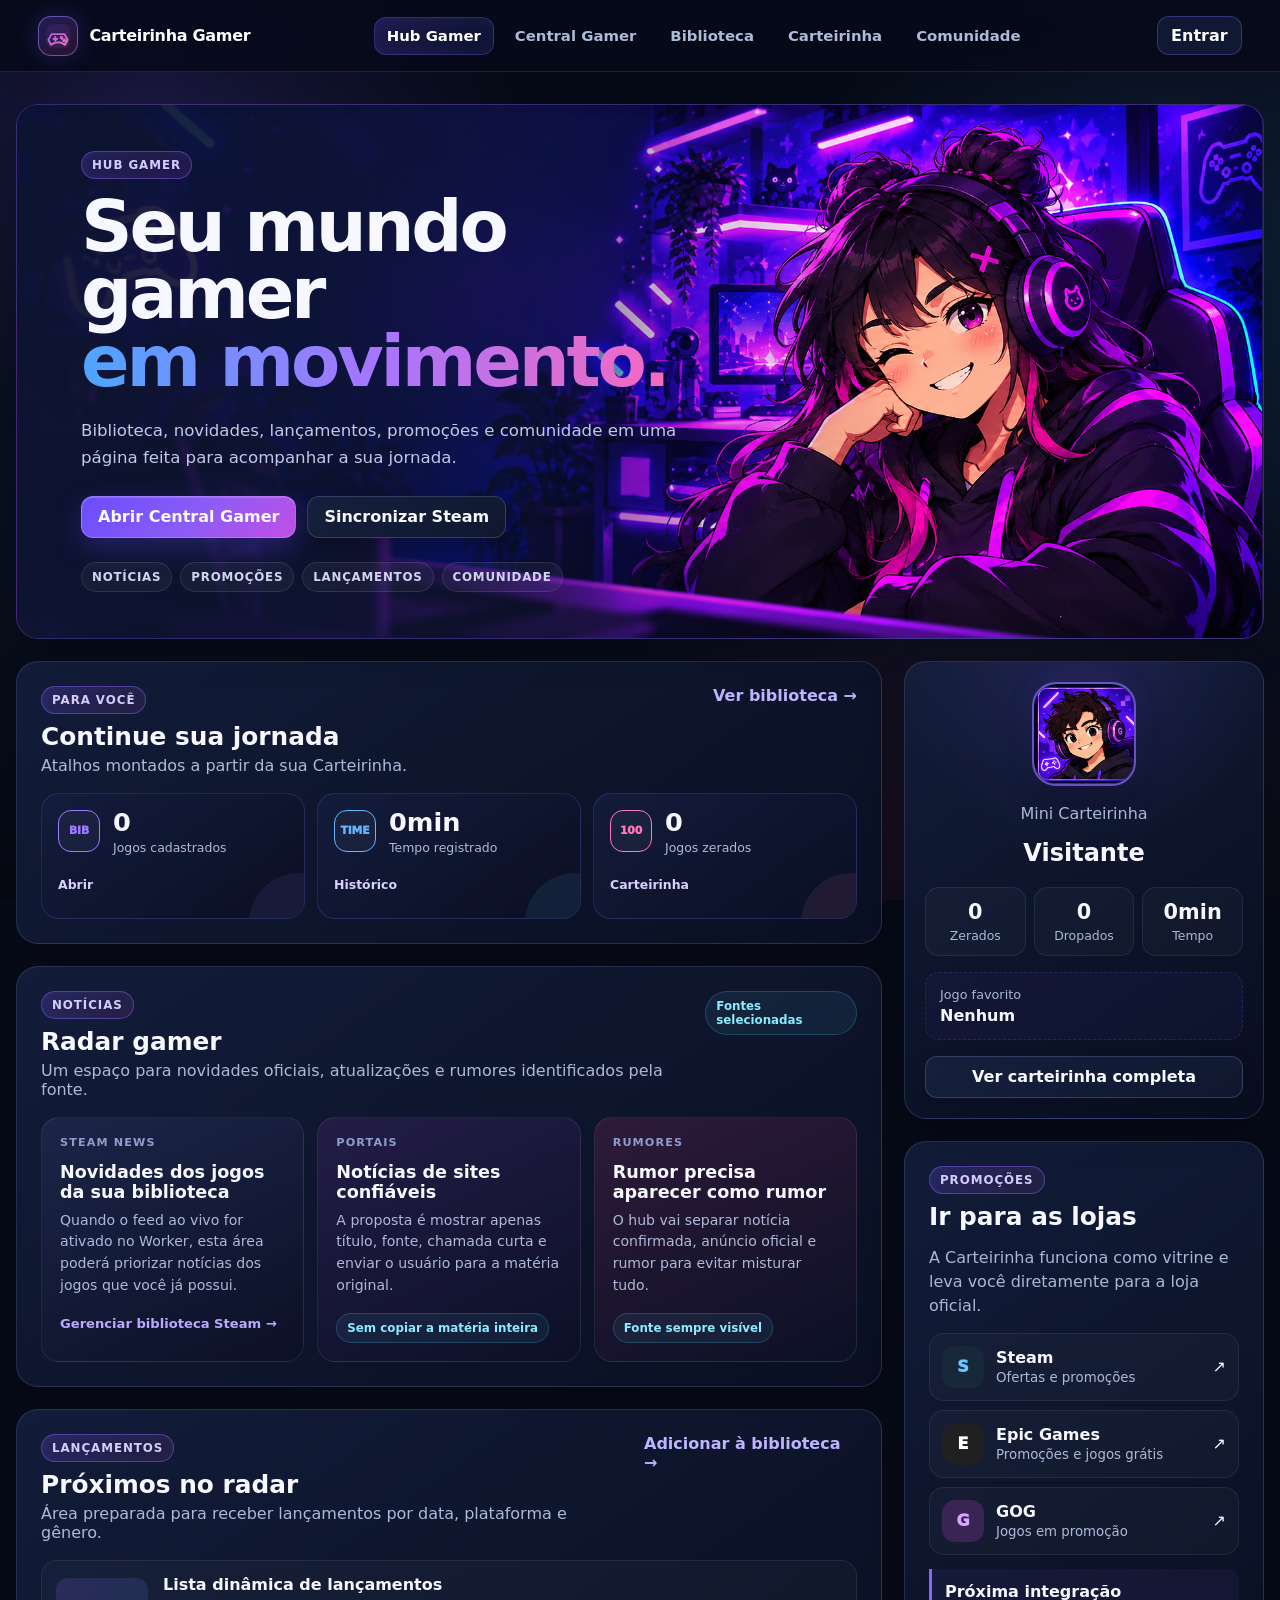
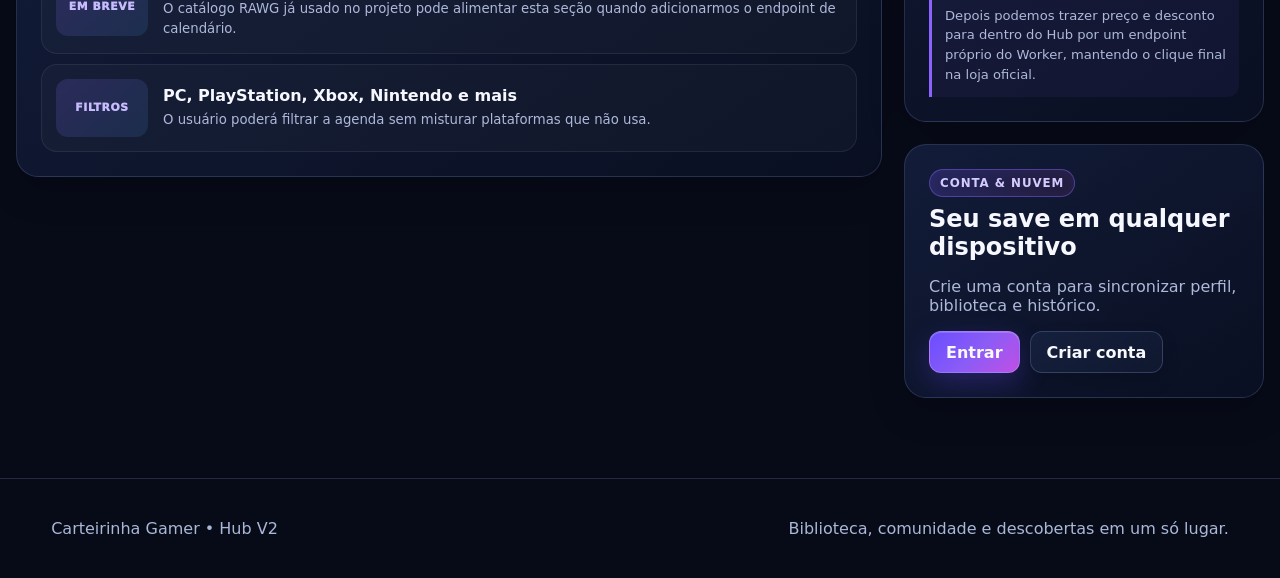
<file: index.html>
<!DOCTYPE html>
<html lang="pt-BR">
<head>
  <meta charset="UTF-8">
  <meta name="viewport" content="width=device-width, initial-scale=1.0">
  <meta name="description" content="Carteirinha Gamer - hub gamer com biblioteca, notícias, promoções e lançamentos.">
  <title>Hub Gamer | Carteirinha Gamer</title>
  <link rel="stylesheet" href="style.css?v=4.0.0">
  <link rel="stylesheet" href="theme-v5.css?v=6.2.0">
  <link rel="stylesheet" href="hub-v59.css?v=6.2.0">
  <link rel="stylesheet" href="auth-v62.css?v=6.2.0">
</head>
<body data-page="home">
  <header class="topo">
    <a class="marca" href="index.html" aria-label="Ir para o início">
      <span class="marca-icone">CG</span>
      <span>Carteirinha Gamer</span>
    </a>

    <nav class="menu-principal" aria-label="Navegação principal">
      <a class="ativo" href="index.html">Hub Gamer</a>
      <a href="dashboard.html">Central Gamer</a>
      <a href="biblioteca.html">Biblioteca</a>
      <a href="carteirinha.html">Carteirinha</a>
      <a href="comunidade.html">Comunidade</a>
    </nav>

    <button class="botao botao-destaque" id="botaoLogin" type="button">Entrar</button>
  </header>

  <main class="hub-v59 pagina">
    <section class="hub-hero-v59 painel">
      <div class="hub-hero-copy-v59">
        <span class="etiqueta">Hub Gamer</span>
        <h1>Seu mundo gamer <span>em movimento.</span></h1>
        <p>Biblioteca, novidades, lançamentos, promoções e comunidade em uma página feita para acompanhar a sua jornada.</p>
        <div class="hub-hero-actions-v59">
          <a class="botao botao-destaque" href="dashboard.html">Abrir Central Gamer</a>
          <a class="botao" href="steam.html">Sincronizar Steam</a>
        </div>
        <div class="hub-hero-tags-v59" aria-label="Recursos do hub">
          <span>Notícias</span><span>Promoções</span><span>Lançamentos</span><span>Comunidade</span>
        </div>
      </div>
      <div class="hub-hero-art-v59">
        <img src="assets/hero-gamer-v6-4k.png" alt="Personagem gamer ilustrado">
      </div>
    </section>

    <section class="hub-grid-principal-v59">
      <div class="hub-coluna-v59">
        <section class="painel hub-bloco-v59">
          <div class="hub-section-head-v59">
            <div>
              <span class="etiqueta">Para você</span>
              <h2>Continue sua jornada</h2>
              <p>Atalhos montados a partir da sua Carteirinha.</p>
            </div>
            <a class="link-discreto" href="biblioteca.html">Ver biblioteca →</a>
          </div>

          <div class="hub-personal-grid-v59">
            <article class="hub-personal-card-v59 hub-acento-roxo-v59">
              <span class="hub-icon-v59">BIB</span>
              <div>
                <strong id="hubTotalJogos">0</strong>
                <span>Jogos cadastrados</span>
              </div>
              <a href="biblioteca.html">Abrir</a>
            </article>

            <article class="hub-personal-card-v59 hub-acento-azul-v59">
              <span class="hub-icon-v59">TIME</span>
              <div>
                <strong id="hubTempoJogado">0min</strong>
                <span>Tempo registrado</span>
              </div>
              <a href="historico.html">Histórico</a>
            </article>

            <article class="hub-personal-card-v59 hub-acento-rosa-v59">
              <span class="hub-icon-v59">100</span>
              <div>
                <strong id="hubZerados">0</strong>
                <span>Jogos zerados</span>
              </div>
              <a href="carteirinha.html">Carteirinha</a>
            </article>
          </div>
        </section>

        <section class="painel hub-bloco-v59">
          <div class="hub-section-head-v59">
            <div>
              <span class="etiqueta">Notícias</span>
              <h2>Radar gamer</h2>
              <p>Um espaço para novidades oficiais, atualizações e rumores identificados pela fonte.</p>
            </div>
            <span class="hub-status-v59">Fontes selecionadas</span>
          </div>

          <div class="hub-feed-v59" id="hubNoticias">
            <article class="hub-news-card-v59">
              <div class="hub-news-source-v59">STEAM NEWS</div>
              <h3>Novidades dos jogos da sua biblioteca</h3>
              <p>Quando o feed ao vivo for ativado no Worker, esta área poderá priorizar notícias dos jogos que você já possui.</p>
              <a href="steam.html">Gerenciar biblioteca Steam →</a>
            </article>

            <article class="hub-news-card-v59">
              <div class="hub-news-source-v59">PORTAIS</div>
              <h3>Notícias de sites confiáveis</h3>
              <p>A proposta é mostrar apenas título, fonte, chamada curta e enviar o usuário para a matéria original.</p>
              <span class="hub-chip-v59">Sem copiar a matéria inteira</span>
            </article>

            <article class="hub-news-card-v59">
              <div class="hub-news-source-v59">RUMORES</div>
              <h3>Rumor precisa aparecer como rumor</h3>
              <p>O hub vai separar notícia confirmada, anúncio oficial e rumor para evitar misturar tudo.</p>
              <span class="hub-chip-v59">Fonte sempre visível</span>
            </article>
          </div>
        </section>

        <section class="painel hub-bloco-v59">
          <div class="hub-section-head-v59">
            <div>
              <span class="etiqueta">Lançamentos</span>
              <h2>Próximos no radar</h2>
              <p>Área preparada para receber lançamentos por data, plataforma e gênero.</p>
            </div>
            <a class="link-discreto" href="jogo.html">Adicionar à biblioteca →</a>
          </div>

          <div class="hub-releases-v59" id="hubLancamentos">
            <article class="hub-release-v59">
              <span class="hub-release-date-v59">EM BREVE</span>
              <div>
                <h3>Lista dinâmica de lançamentos</h3>
                <p>O catálogo RAWG já usado no projeto pode alimentar esta seção quando adicionarmos o endpoint de calendário.</p>
              </div>
            </article>
            <article class="hub-release-v59">
              <span class="hub-release-date-v59">FILTROS</span>
              <div>
                <h3>PC, PlayStation, Xbox, Nintendo e mais</h3>
                <p>O usuário poderá filtrar a agenda sem misturar plataformas que não usa.</p>
              </div>
            </article>
          </div>
        </section>
      </div>

      <aside class="hub-sidebar-v59">
        <section class="painel perfil-mini hub-mini-carteirinha-v59" id="miniCarteirinha">
          <div class="avatar-grande" id="miniAvatar">CG</div>
          <p class="texto-suave">Mini Carteirinha</p>
          <h2 id="miniNome">Visitante</h2>

          <div class="mini-estatisticas">
            <div><strong id="miniZerados">0</strong><span>Zerados</span></div>
            <div><strong id="miniDropados">0</strong><span>Dropados</span></div>
            <div><strong id="miniHoras">0min</strong><span>Tempo</span></div>
          </div>

          <div class="mini-favorito">
            <span>Jogo favorito</span>
            <strong id="miniFavorito">Nenhum</strong>
          </div>

          <a class="botao botao-largo" href="carteirinha.html">Ver carteirinha completa</a>
        </section>

        <section class="painel hub-lojas-v59">
          <div class="hub-section-head-v59 hub-section-head-compact-v59">
            <div>
              <span class="etiqueta">Promoções</span>
              <h2>Ir para as lojas</h2>
            </div>
          </div>

          <p class="texto-suave hub-lojas-intro-v59">A Carteirinha funciona como vitrine e leva você diretamente para a loja oficial.</p>

          <div class="hub-store-list-v59">
            <a class="hub-store-v59" href="https://store.steampowered.com/specials" target="_blank" rel="noopener noreferrer">
              <span class="hub-store-logo-v59 steam-v59">S</span>
              <div><strong>Steam</strong><small>Ofertas e promoções</small></div>
              <span>↗</span>
            </a>

            <a class="hub-store-v59" href="https://store.epicgames.com/pt-BR/browse?sortBy=currentPrice&sortDir=ASC&priceTier=tierDiscouted&category=Game&count=40&start=0" target="_blank" rel="noopener noreferrer">
              <span class="hub-store-logo-v59 epic-v59">E</span>
              <div><strong>Epic Games</strong><small>Promoções e jogos grátis</small></div>
              <span>↗</span>
            </a>

            <a class="hub-store-v59" href="https://www.gog.com/en/games?discounted=true" target="_blank" rel="noopener noreferrer">
              <span class="hub-store-logo-v59 gog-v59">G</span>
              <div><strong>GOG</strong><small>Jogos em promoção</small></div>
              <span>↗</span>
            </a>
          </div>

          <div class="hub-deal-note-v59">
            <strong>Próxima integração</strong>
            <p>Depois podemos trazer preço e desconto para dentro do Hub por um endpoint próprio do Worker, mantendo o clique final na loja oficial.</p>
          </div>
        </section>

        <section class="painel hub-conta-v62">
          <span class="etiqueta">Conta & nuvem</span>
          <h2>Seu save em qualquer dispositivo</h2>
          <p>Crie uma conta para sincronizar perfil, biblioteca e histórico.</p>
          <div class="auth-actions-v62">
            <a class="botao botao-destaque" href="login.html">Entrar</a>
            <a class="botao" href="cadastro.html">Criar conta</a>
          </div>
        </section>
      </aside>
    </section>
  </main>

  <footer class="rodape">
    <p>Carteirinha Gamer • Hub V2</p>
    <p>Biblioteca, comunidade e descobertas em um só lugar.</p>
  </footer>
  <div class="toast" id="toast" role="status" aria-live="polite"></div>

  <script src="script.js?v=6.2.0"></script>
  <script src="avatar-engine-v57.js?v=5.7.0"></script>
  <script src="theme-v5.js?v=6.2.0"></script>
  <script src="hub-v59.js?v=6.2.0"></script>
  <script src="auth-v62.js?v=6.2.0"></script>
</body>
</html>
</file>
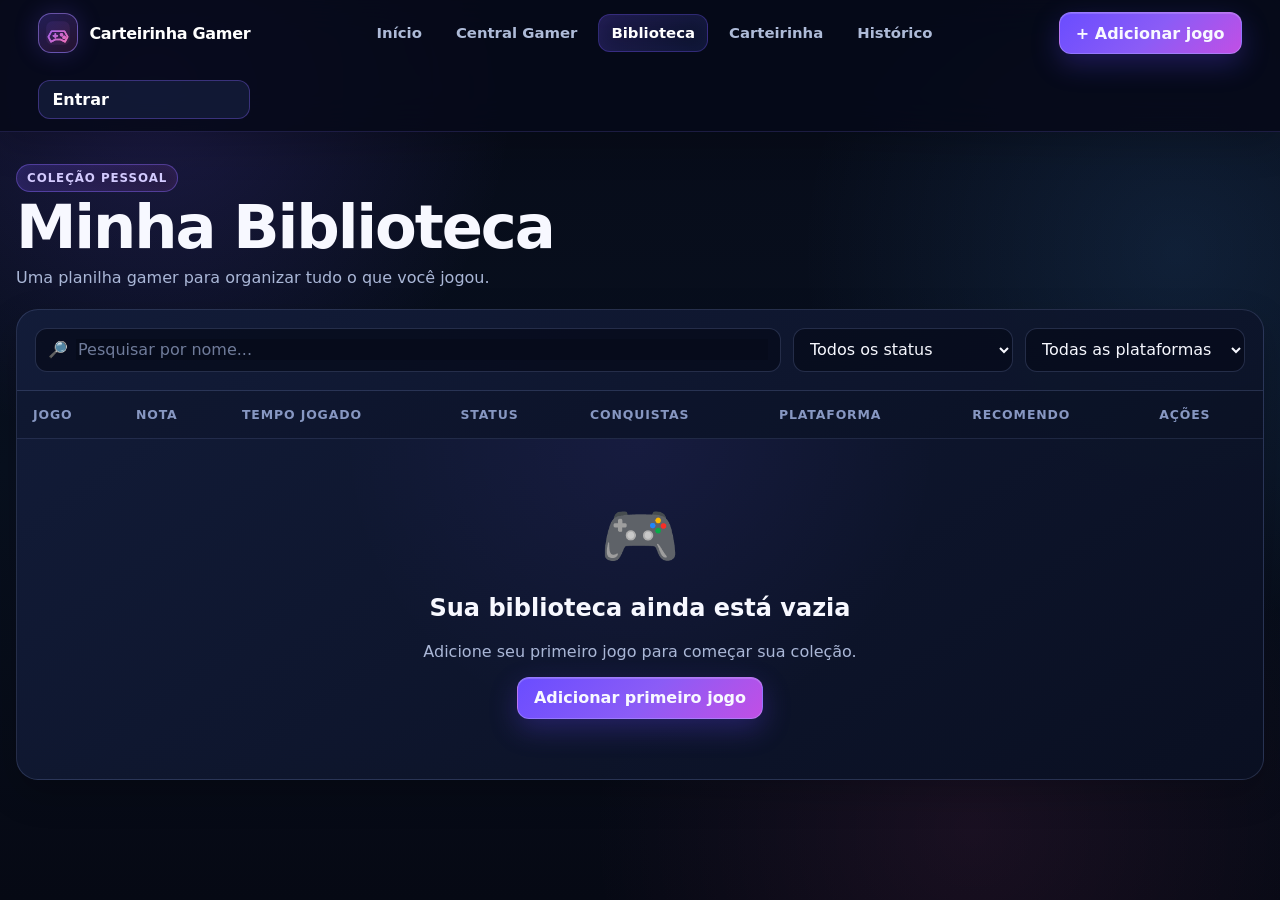
<file: biblioteca.html>
<!DOCTYPE html>
<html lang="pt-BR">

<head>
    <meta charset="UTF-8">

    <meta
        name="viewport"
        content="width=device-width, initial-scale=1.0"
    >

    <title>
        Biblioteca | Carteirinha Gamer
    </title>

    <link
        rel="stylesheet"
        href="style.css?v=3.1.0"
    >
  <link rel="stylesheet" href="theme-v5.css?v=6.2.0">
  <link rel="stylesheet" href="auth-v62.css?v=6.2.0">
</head>

<body data-page="biblioteca">

    <!-- =====================================================
         CABEÇALHO
    ====================================================== -->

    <header class="topo">

        <a
            class="marca"
            href="index.html"
        >
            <span class="marca-icone">
                🎮
            </span>

            <span>
                Carteirinha Gamer
            </span>
        </a>


        <nav class="menu-principal">
            <a href="index.html">
                Início
            </a>

            <a href="dashboard.html">
                Central Gamer
            </a>

            <a
                href="biblioteca.html"
                class="ativo"
            >
                Biblioteca
            </a>

            <a href="carteirinha.html">
                Carteirinha
            </a>

            <a href="historico.html">
                Histórico
            </a>
        </nav>


        <a
            class="botao botao-destaque"
            href="jogo.html"
        >
            + Adicionar jogo
        </a>

    </header>


    <!-- =====================================================
         CONTEÚDO PRINCIPAL
    ====================================================== -->

    <main class="pagina">

        <section class="cabecalho-pagina">

            <div>
                <span class="etiqueta">
                    Coleção pessoal
                </span>

                <h1>
                    Minha Biblioteca
                </h1>

                <p>
                    Uma planilha gamer para organizar tudo o que você jogou.
                </p>
            </div>

        </section>


        <!-- =================================================
             PAINEL DA BIBLIOTECA
        ================================================== -->

        <section class="painel">

            <!-- FILTROS -->

            <div class="barra-filtros">

                <label class="campo-pesquisa">
                    <span>
                        🔎
                    </span>

                    <input
                        id="buscaJogo"
                        type="text"
                        placeholder="Pesquisar por nome..."
                    >
                </label>


                <select id="filtroStatus">
                    <option value="todos">
                        Todos os status
                    </option>

                    <option value="Quero jogar">
                        Quero jogar
                    </option>

                    <option value="Jogando">
                        Jogando
                    </option>

                    <option value="Zerado">
                        Zerado
                    </option>

                    <option value="100%">
                        100%
                    </option>

                    <option value="Dropado">
                        Dropado
                    </option>
                </select>


                <select id="filtroPlataforma">
                    <option value="todas">
                        Todas as plataformas
                    </option>
                </select>

            </div>


            <!-- TABELA -->

            <div class="tabela-wrapper">

                <table class="tabela-jogos">

                    <thead>
                        <tr>
                            <th>
                                Jogo
                            </th>

                            <th>
                                Nota
                            </th>

                            <th>
                                Tempo jogado
                            </th>

                            <th>
                                Status
                            </th>

                            <th>
                                Conquistas
                            </th>

                            <th>
                                Plataforma
                            </th>

                            <th>
                                Recomendo
                            </th>

                            <th>
                                Ações
                            </th>
                        </tr>
                    </thead>

                    <tbody id="tabelaJogos">
                        <!-- O JavaScript preenche aqui -->
                    </tbody>

                </table>

            </div>


            <!-- ESTADO VAZIO -->

            <div
                class="estado-vazio"
                id="bibliotecaVazia"
                hidden
            >
                <span>
                    🎮
                </span>

                <h2>
                    Sua biblioteca ainda está vazia
                </h2>

                <p class="texto-suave">
                    Adicione seu primeiro jogo para começar sua coleção.
                </p>

                <a
                    class="botao botao-destaque"
                    href="jogo.html"
                >
                    Adicionar primeiro jogo
                </a>
            </div>

        </section>

    </main>


    <!-- =====================================================
         TOAST
    ====================================================== -->

    <div
        class="toast"
        id="toast"
        role="status"
        aria-live="polite"
    >
    </div>


    <!-- =====================================================
         JAVASCRIPT
    ====================================================== -->

    <script src="script.js?v=6.2.0"></script>
  <script src="avatar-engine-v57.js?v=5.7.0"></script>
  <script src="theme-v5.js?v=6.2.0"></script>

  <script src="auth-v62.js?v=6.2.0"></script>
</body>

</html>
</file>
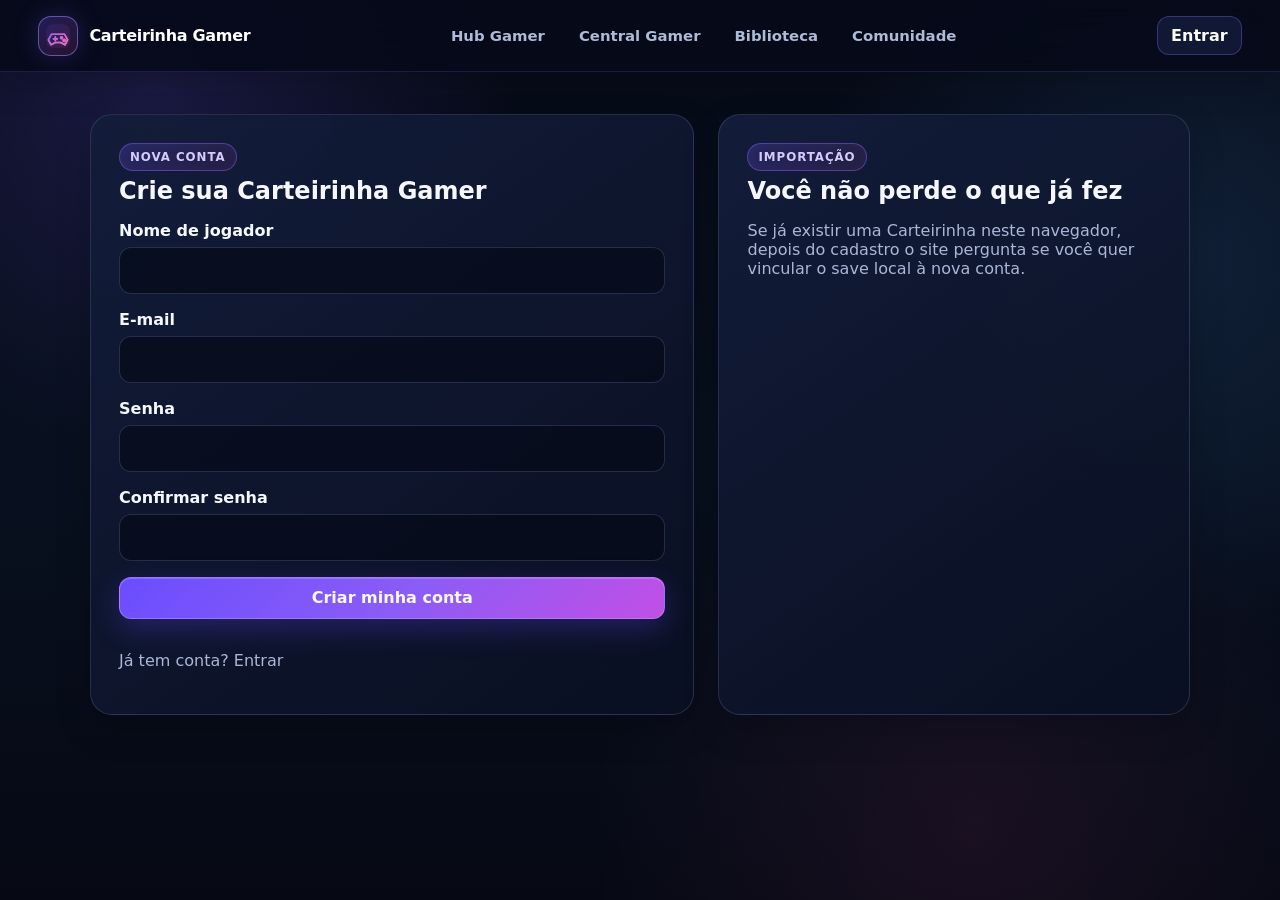
<file: cadastro.html>
<!DOCTYPE html>
<html lang="pt-BR">
<head>
  <meta charset="UTF-8">
  <meta name="viewport" content="width=device-width,initial-scale=1">
  <title>Criar conta | Carteirinha Gamer</title>
  <link rel="stylesheet" href="style.css?v=4.0.0">
  <link rel="stylesheet" href="theme-v5.css?v=6.2.0">
  <link rel="stylesheet" href="auth-v62.css?v=6.2.0">
</head>
<body>
<header class="topo">
  <a class="marca" href="index.html"><span class="marca-icone">CG</span><span>Carteirinha Gamer</span></a>
  <nav class="menu-principal"><a href="index.html">Hub Gamer</a><a href="dashboard.html">Central Gamer</a><a href="biblioteca.html">Biblioteca</a><a href="comunidade.html">Comunidade</a></nav>
</header>
<main class="auth-page-v62">
  <div class="auth-grid-v62">
    <section class="painel auth-card-v62">
      <span class="etiqueta">Nova conta</span>
      <h1>Crie sua Carteirinha Gamer</h1>
      <form id="cadastroFormV62" class="auth-form-v62">
        <label>Nome de jogador<input id="nomeV62" maxlength="30" required></label>
        <label>E-mail<input id="emailV62" type="email" autocomplete="email" required></label>
        <label>Senha<input id="senhaV62" type="password" minlength="8" autocomplete="new-password" required></label>
        <label>Confirmar senha<input id="confirmarV62" type="password" minlength="8" autocomplete="new-password" required></label>
        <button class="botao botao-destaque" type="submit">Criar minha conta</button>
        <div id="cadastroMsgV62" class="auth-status-v62"></div>
      </form>
      <p class="texto-suave">Já tem conta? <a href="login.html">Entrar</a></p>
    </section>
    <aside class="painel auth-card-v62">
      <span class="etiqueta">Importação</span>
      <h2>Você não perde o que já fez</h2>
      <p class="texto-suave">Se já existir uma Carteirinha neste navegador, depois do cadastro o site pergunta se você quer vincular o save local à nova conta.</p>
    </aside>
  </div>
</main>
<script src="auth-v62.js?v=6.2.0"></script>
<script>
document.querySelector('#cadastroFormV62').addEventListener('submit', async (e) => {
  e.preventDefault();
  const m = document.querySelector('#cadastroMsgV62');
  m.classList.remove('auth-danger-v62');
  const senha = document.querySelector('#senhaV62').value;
  if (senha !== document.querySelector('#confirmarV62').value) {
    m.textContent = 'As senhas não são iguais.';
    m.classList.add('auth-danger-v62');
    return;
  }
  m.textContent = 'Criando conta...';
  try {
    await CGAuth.register(document.querySelector('#nomeV62').value.trim(), document.querySelector('#emailV62').value.trim(), senha);
    m.textContent = 'Conta criada.';
    await CGAuth.afterLogin();
  } catch (err) {
    m.textContent = err.message;
    m.classList.add('auth-danger-v62');
  }
});
</script>
</body>
</html>
</file>
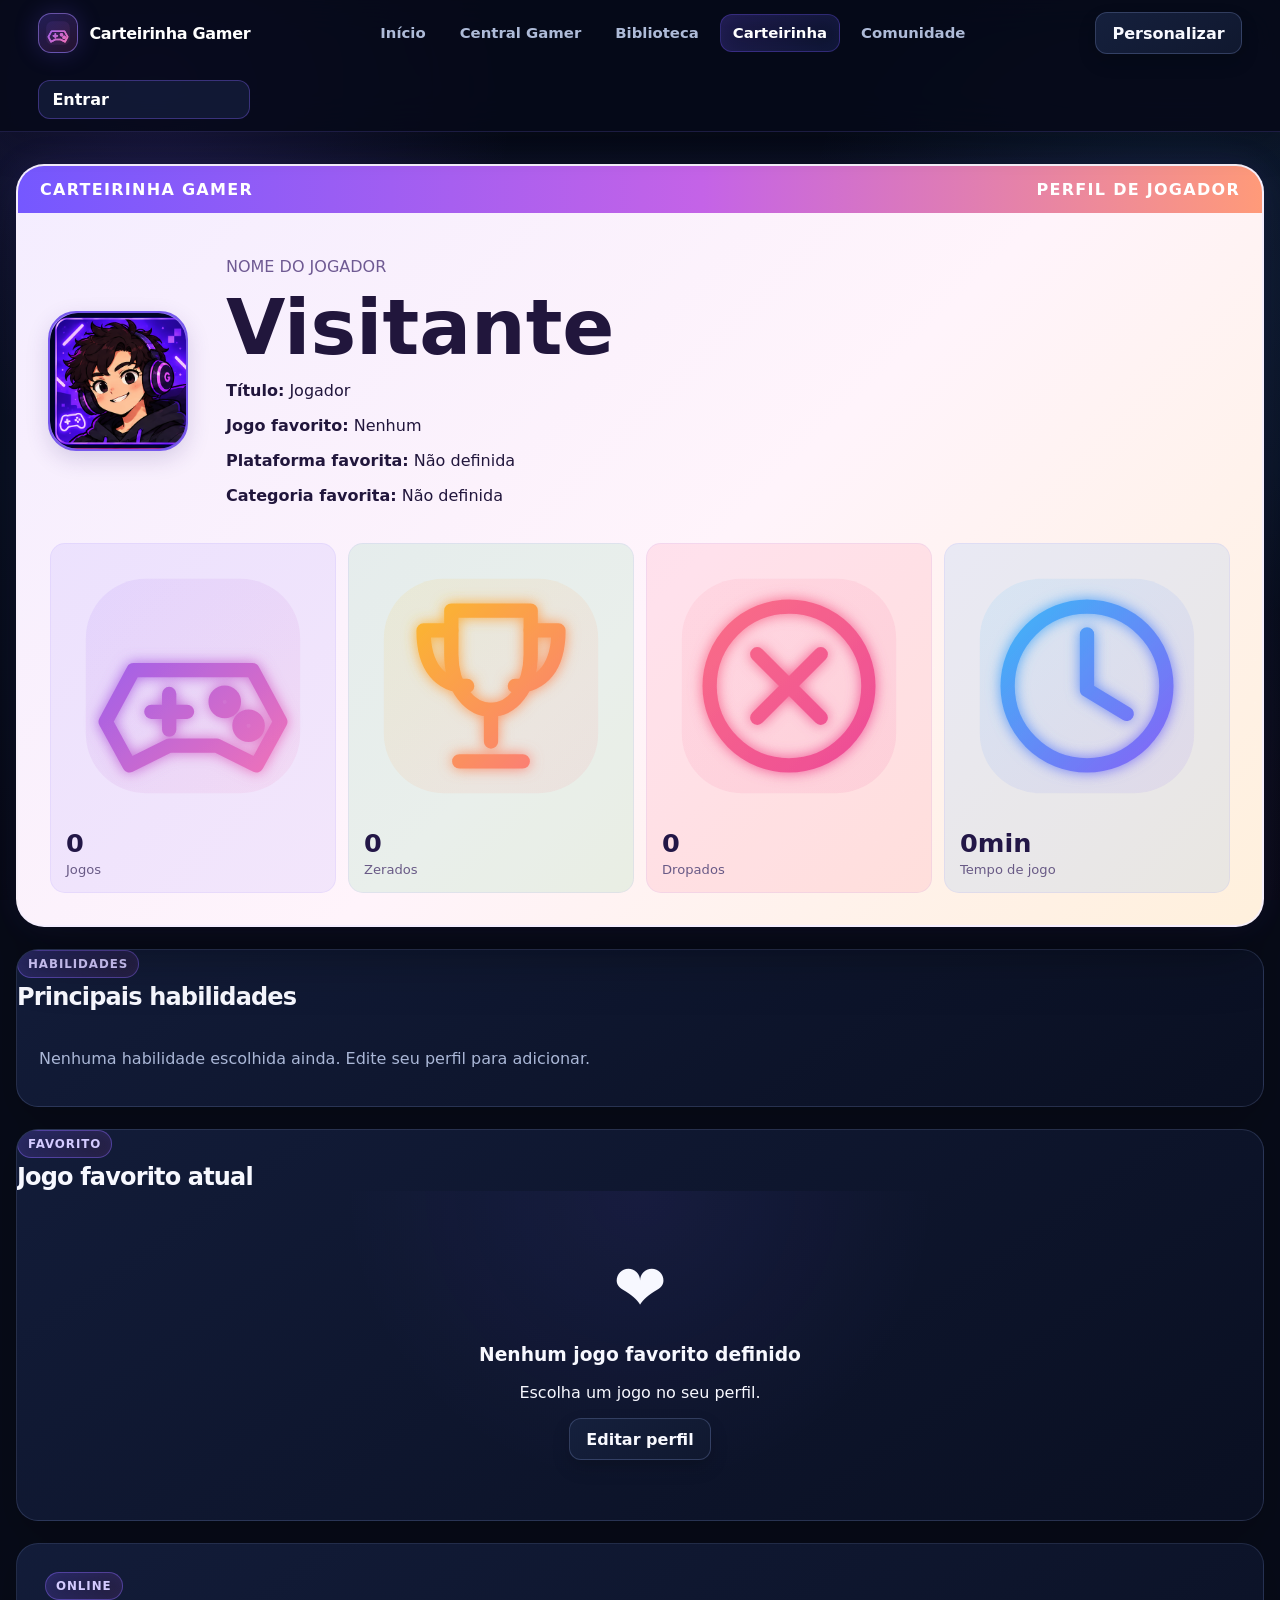
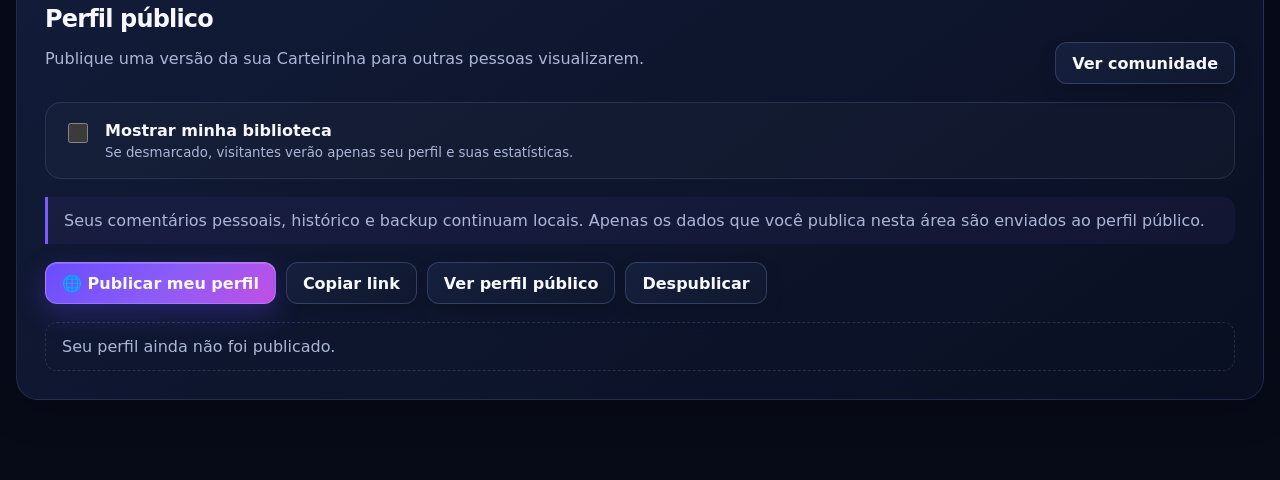
<file: carteirinha.html>
<!DOCTYPE html>
<html lang="pt-BR">
<head>
  <meta charset="UTF-8">
  <meta name="viewport" content="width=device-width, initial-scale=1.0">
  <meta name="theme-color" content="#070b18">
  <title>Minha Carteirinha | Carteirinha Gamer</title>
  <link rel="stylesheet" href="style.css?v=4.0.0">
  <link rel="stylesheet" href="theme-v5.css?v=6.2.0">
  <link rel="stylesheet" href="auth-v62.css?v=6.2.0">
</head>
<body data-page="carteirinha">
  <header class="topo">
    <a class="marca" href="index.html"><span class="marca-icone">🎮</span><span>Carteirinha Gamer</span></a>
    <nav class="menu-principal">
      <a href="index.html">Início</a>
      <a href="dashboard.html">Central Gamer</a>
      <a href="biblioteca.html">Biblioteca</a>
      <a class="ativo" href="carteirinha.html">Carteirinha</a>
      <a href="comunidade.html">Comunidade</a>
    </nav>
    <a class="botao" href="perfil.html">Personalizar</a>
  </header>

  <main class="pagina">
    <section class="carteirinha-completa">
      <div class="cartao-identidade">
        <div class="faixa-cartao">
          <span>CARTEIRINHA GAMER</span>
          <span>PERFIL DE JOGADOR</span>
        </div>

        <div class="identidade-conteudo">
          <div class="avatar-carteirinha" id="perfilAvatar">avatar-01</div>

          <div>
            <p class="texto-suave">NOME DO JOGADOR</p>
            <h1 id="perfilNome">Visitante</h1>
            <p><strong>Título:</strong> Jogador</p>
            <p><strong>Jogo favorito:</strong> <span id="perfilJogoFavorito">Nenhum</span></p>
            <p><strong>Plataforma favorita:</strong> <span id="perfilPlataforma">Não definida</span></p>
            <p><strong>Categoria favorita:</strong> <span id="perfilCategoria">Não definida</span></p>
          </div>
        </div>

        <div class="estatisticas-grandes estatisticas-cartao">
          <article><span>🎮</span><strong id="perfilTotal">0</strong><p>Jogos</p></article>
          <article><span>🏆</span><strong id="perfilZerados">0</strong><p>Zerados</p></article>
          <article><span>❌</span><strong id="perfilDropados">0</strong><p>Dropados</p></article>
          <article><span>⏱️</span><strong id="perfilHoras">0h</strong><p>Tempo de jogo</p></article>
        </div>
      </div>

      <section class="painel">
        <div class="titulo-secao">
          <div>
            <span class="etiqueta">Habilidades</span>
            <h2>Principais habilidades</h2>
          </div>
        </div>
        <div class="habilidades" id="perfilHabilidades"></div>
      </section>

      <section class="painel">
        <div class="titulo-secao">
          <div>
            <span class="etiqueta">Favorito</span>
            <h2>Jogo favorito atual</h2>
          </div>
        </div>
        <div id="cardFavorito"></div>
      </section>

      <section class="painel perfil-publico-painel">
        <div class="titulo-secao">
          <div>
            <span class="etiqueta">Online</span>
            <h2>Perfil público</h2>
            <p class="texto-suave">Publique uma versão da sua Carteirinha para outras pessoas visualizarem.</p>
          </div>

          <a class="botao" href="comunidade.html">Ver comunidade</a>
        </div>

        <div class="perfil-publico-configuracao">
          <label class="opcao-publicacao">
            <input id="mostrarBibliotecaPublica" type="checkbox">
            <span>
              <strong>Mostrar minha biblioteca</strong>
              <small>Se desmarcado, visitantes verão apenas seu perfil e suas estatísticas.</small>
            </span>
          </label>

          <p class="texto-suave aviso-privacidade">
            Seus comentários pessoais, histórico e backup continuam locais. Apenas os dados que você publica nesta área são enviados ao perfil público.
          </p>

          <div class="acoes-perfil-publico">
            <button class="botao botao-destaque" id="btnPublicarPerfil" type="button">Publicar meu perfil</button>
            <button class="botao" id="btnCopiarPerfil" type="button" hidden>Copiar link</button>
            <a class="botao" id="btnAbrirPerfilPublico" href="#" target="_blank" rel="noopener" hidden>Ver perfil público</a>
            <button class="botao botao-perigo" id="btnDespublicarPerfil" type="button" hidden>Despublicar</button>
          </div>

          <div class="status-perfil-publico" id="statusPerfilPublico">
            Seu perfil ainda não foi publicado.
          </div>
        </div>
      </section>
    </section>
  </main>

  <div class="toast" id="toast" role="status" aria-live="polite"></div>
  <script src="script.js?v=6.2.0"></script>
  <script src="avatar-engine-v57.js?v=5.7.0"></script>
  <script src="theme-v5.js?v=6.2.0"></script>
  <script src="auth-v62.js?v=6.2.0"></script>
</body>
</html>
</file>
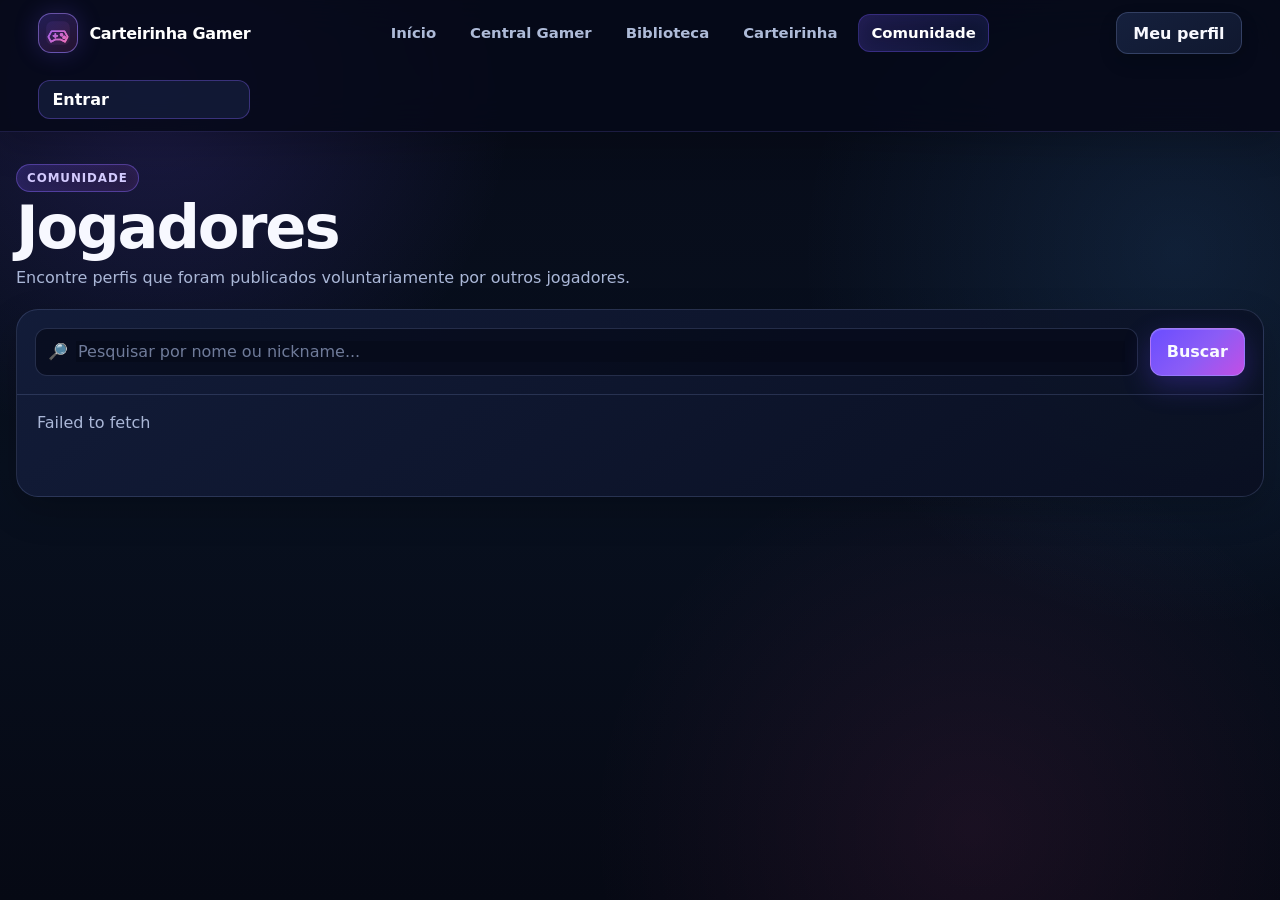
<file: comunidade.html>
<!DOCTYPE html>
<html lang="pt-BR">
<head>
  <meta charset="UTF-8">
  <meta name="viewport" content="width=device-width, initial-scale=1.0">
  <title>Comunidade | Carteirinha Gamer</title>
  <link rel="stylesheet" href="style.css?v=4.0.0">
  <link rel="stylesheet" href="theme-v5.css?v=6.2.0">
  <link rel="stylesheet" href="auth-v62.css?v=6.2.0">
</head>
<body data-page="comunidade">
  <header class="topo">
    <a class="marca" href="index.html"><span class="marca-icone">🎮</span><span>Carteirinha Gamer</span></a>
    <nav class="menu-principal">
      <a href="index.html">Início</a>
      <a href="dashboard.html">Central Gamer</a>
      <a href="biblioteca.html">Biblioteca</a>
      <a href="carteirinha.html">Carteirinha</a>
      <a class="ativo" href="comunidade.html">Comunidade</a>
    </nav>
    <a class="botao" href="carteirinha.html">Meu perfil</a>
  </header>

  <main class="pagina">
    <section class="cabecalho-pagina">
      <div>
        <span class="etiqueta">Comunidade</span>
        <h1>Jogadores</h1>
        <p>Encontre perfis que foram publicados voluntariamente por outros jogadores.</p>
      </div>
    </section>

    <section class="painel comunidade-painel">
      <div class="barra-comunidade">
        <label class="campo-pesquisa comunidade-pesquisa">
          <span>🔎</span>
          <input id="buscaJogador" type="text" maxlength="50" placeholder="Pesquisar por nome ou nickname...">
        </label>
        <button class="botao botao-destaque" id="btnBuscarJogador" type="button">Buscar</button>
      </div>

      <p class="texto-suave comunidade-status" id="comunidadeStatus">Carregando jogadores...</p>
      <div class="grade-jogadores" id="listaJogadores"></div>
    </section>
  </main>

  <div class="toast" id="toast" role="status" aria-live="polite"></div>
  <script src="script.js?v=6.2.0"></script>
  <script src="avatar-engine-v57.js?v=5.7.0"></script>
  <script src="theme-v5.js?v=6.2.0"></script>
  <script src="auth-v62.js?v=6.2.0"></script>
</body>
</html>
</file>
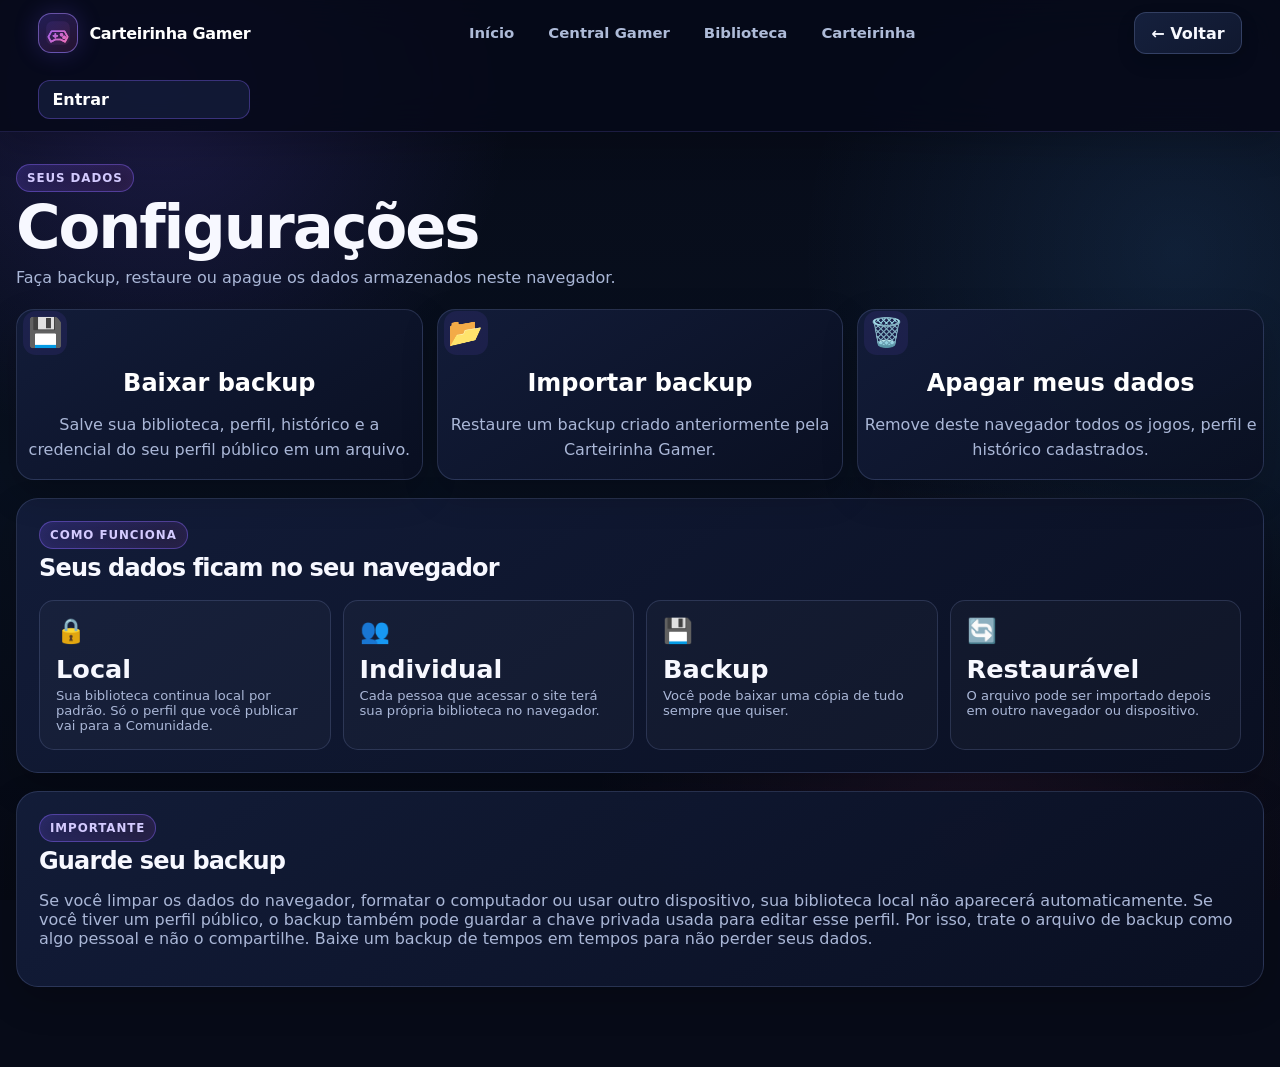
<file: configuracoes.html>
<!DOCTYPE html>
<html lang="pt-BR">

<head>
    <meta charset="UTF-8">

    <meta
        name="viewport"
        content="width=device-width, initial-scale=1.0"
    >

    <title>
        Configurações | Carteirinha Gamer
    </title>

    <link
        rel="stylesheet"
        href="style.css?v=3.1.0"
    >
  <link rel="stylesheet" href="theme-v5.css?v=6.2.0">
  <link rel="stylesheet" href="auth-v62.css?v=6.2.0">
</head>


<body data-page="configuracoes">

    <!-- =====================================================
         CABEÇALHO
    ====================================================== -->

    <header class="topo">

        <a
            class="marca"
            href="index.html"
        >

            <span class="marca-icone">
                🎮
            </span>

            <span>
                Carteirinha Gamer
            </span>

        </a>


        <nav class="menu-principal">

            <a href="index.html">
                Início
            </a>

            <a href="dashboard.html">
                Central Gamer
            </a>

            <a href="biblioteca.html">
                Biblioteca
            </a>

            <a href="carteirinha.html">
                Carteirinha
            </a>

        </nav>


        <a
            class="botao"
            href="dashboard.html"
        >
            ← Voltar
        </a>

    </header>


    <!-- =====================================================
         CONTEÚDO
    ====================================================== -->

    <main class="pagina">

        <section class="cabecalho-pagina">

            <div>

                <span class="etiqueta">
                    Seus dados
                </span>

                <h1>
                    Configurações
                </h1>

                <p>
                    Faça backup, restaure ou apague os dados
                    armazenados neste navegador.
                </p>

            </div>

        </section>


        <!-- =================================================
             OPÇÕES
        ================================================== -->

        <section class="grade-menu">


            <!-- EXPORTAR -->

            <button
                class="card-acao card-acao-botao"
                id="btnExportarBackup"
                type="button"
            >

                <span class="card-acao-icone">
                    💾
                </span>

                <h2>
                    Baixar backup
                </h2>

                <p>
                    Salve sua biblioteca, perfil, histórico
                    e a credencial do seu perfil público em um arquivo.
                </p>

            </button>


            <!-- IMPORTAR -->

            <button
                class="card-acao card-acao-botao"
                id="btnImportarBackup"
                type="button"
            >

                <span class="card-acao-icone">
                    📂
                </span>

                <h2>
                    Importar backup
                </h2>

                <p>
                    Restaure um backup criado anteriormente
                    pela Carteirinha Gamer.
                </p>

            </button>


            <!-- APAGAR -->

            <button
                class="card-acao card-acao-botao"
                id="btnApagarDados"
                type="button"
            >

                <span class="card-acao-icone">
                    🗑️
                </span>

                <h2>
                    Apagar meus dados
                </h2>

                <p>
                    Remove deste navegador todos os jogos,
                    perfil e histórico cadastrados.
                </p>

            </button>

        </section>


        <!-- =================================================
             INPUT INVISÍVEL PARA IMPORTAR JSON
        ================================================== -->

        <input
            id="arquivoBackup"
            type="file"
            accept=".json,application/json"
            hidden
        >


        <!-- =================================================
             EXPLICAÇÃO
        ================================================== -->

        <section
            class="painel resumo-dashboard"
        >

            <div class="titulo-secao">

                <div>

                    <span class="etiqueta">
                        Como funciona
                    </span>

                    <h2>
                        Seus dados ficam no seu navegador
                    </h2>

                </div>

            </div>


            <div class="estatisticas-grandes">

                <article>

                    <span>
                        🔒
                    </span>

                    <strong>
                        Local
                    </strong>

                    <p>
                        Sua biblioteca continua local por padrão.
                        Só o perfil que você publicar vai para a Comunidade.
                    </p>

                </article>


                <article>

                    <span>
                        👥
                    </span>

                    <strong>
                        Individual
                    </strong>

                    <p>
                        Cada pessoa que acessar o site terá
                        sua própria biblioteca no navegador.
                    </p>

                </article>


                <article>

                    <span>
                        💾
                    </span>

                    <strong>
                        Backup
                    </strong>

                    <p>
                        Você pode baixar uma cópia de tudo
                        sempre que quiser.
                    </p>

                </article>


                <article>

                    <span>
                        🔄
                    </span>

                    <strong>
                        Restaurável
                    </strong>

                    <p>
                        O arquivo pode ser importado depois
                        em outro navegador ou dispositivo.
                    </p>

                </article>

            </div>

        </section>


        <!-- =================================================
             AVISO
        ================================================== -->

        <section
            class="painel resumo-dashboard"
        >

            <div class="titulo-secao">

                <div>

                    <span class="etiqueta">
                        Importante
                    </span>

                    <h2>
                        Guarde seu backup
                    </h2>

                </div>

            </div>


            <p class="texto-suave">

                Se você limpar os dados do navegador,
                formatar o computador ou usar outro dispositivo,
                sua biblioteca local não aparecerá automaticamente.

                Se você tiver um perfil público, o backup também pode guardar
                a chave privada usada para editar esse perfil. Por isso, trate
                o arquivo de backup como algo pessoal e não o compartilhe.

                Baixe um backup de tempos em tempos para não perder seus dados.

            </p>

        </section>

    </main>


    <!-- =====================================================
         TOAST
    ====================================================== -->

    <div
        class="toast"
        id="toast"
        role="status"
        aria-live="polite"
    >
    </div>


    <!-- =====================================================
         JAVASCRIPT
    ====================================================== -->

    <script src="script.js?v=6.2.0"></script>
  <script src="avatar-engine-v57.js?v=5.7.0"></script>
  <script src="theme-v5.js?v=6.2.0"></script>

  <script src="auth-v62.js?v=6.2.0"></script>
</body>

</html>
</file>
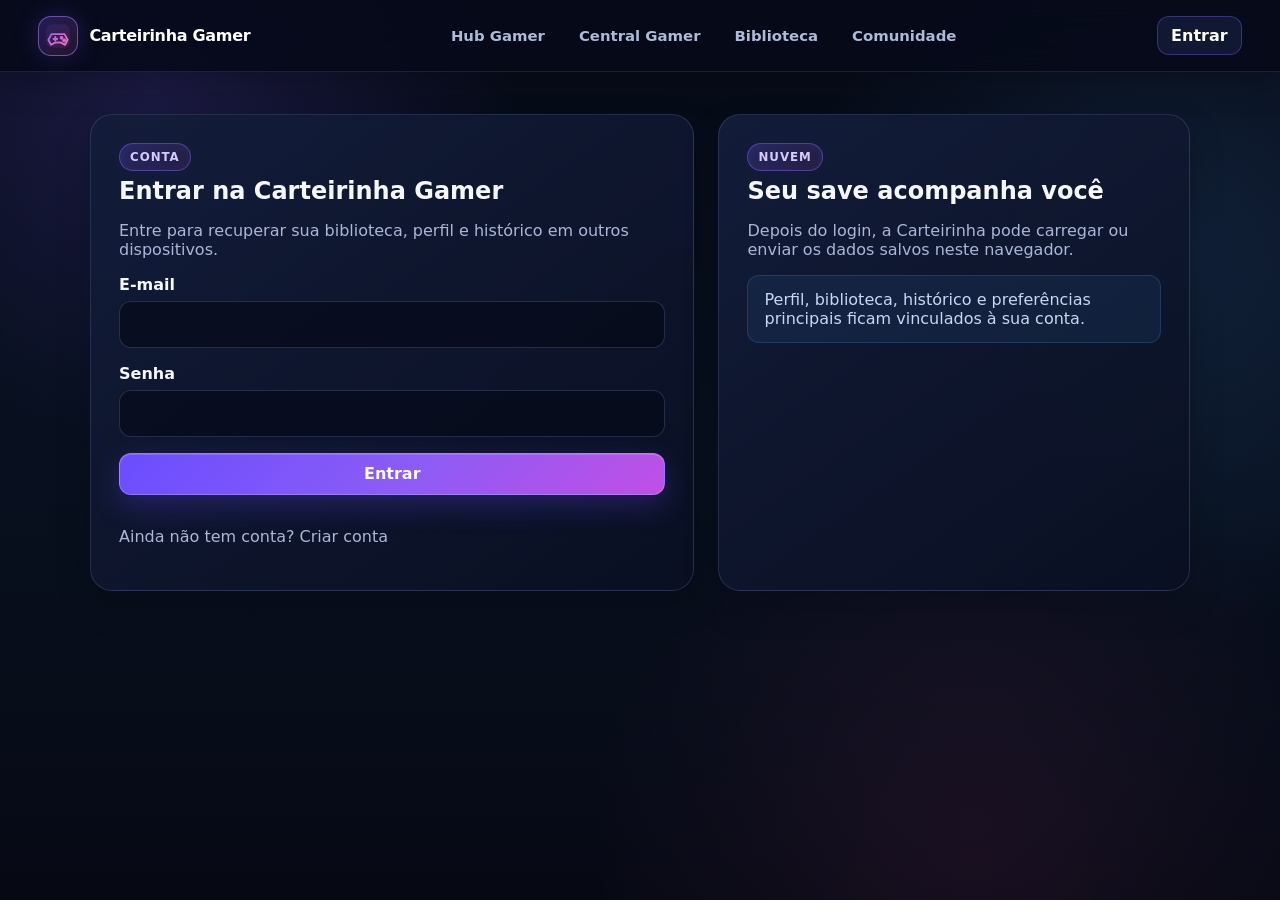
<file: conta.html>
<!DOCTYPE html>
<html lang="pt-BR">
<head>
  <meta charset="UTF-8">
  <meta name="viewport" content="width=device-width,initial-scale=1">
  <title>Minha conta | Carteirinha Gamer</title>
  <link rel="stylesheet" href="style.css?v=4.0.0">
  <link rel="stylesheet" href="theme-v5.css?v=6.2.0">
  <link rel="stylesheet" href="auth-v62.css?v=6.2.0">
</head>
<body>
<header class="topo">
  <a class="marca" href="index.html"><span class="marca-icone">CG</span><span>Carteirinha Gamer</span></a>
  <nav class="menu-principal"><a href="index.html">Hub Gamer</a><a href="dashboard.html">Central Gamer</a><a href="biblioteca.html">Biblioteca</a><a href="carteirinha.html">Carteirinha</a><a href="comunidade.html">Comunidade</a></nav>
</header>
<main class="auth-page-v62">
  <div class="auth-grid-v62">
    <section class="painel auth-card-v62">
      <span class="etiqueta">Minha conta</span>
      <h1 id="contaNomeV62">Carteirinha Gamer</h1>
      <p id="contaEmailV62" class="texto-suave"></p>
      <div class="cloud-state-v62">
        <div class="cloud-row-v62"><strong>Save local</strong><span id="localStateV62">Verificando...</span></div>
        <div class="cloud-row-v62"><strong>Save na nuvem</strong><span id="cloudStateV62">Verificando...</span></div>
      </div>
      <div class="auth-actions-v62" style="margin-top:20px">
        <button id="syncUpV62" class="botao botao-destaque">Enviar para nuvem</button>
        <button id="syncDownV62" class="botao">Baixar da nuvem</button>
        <button id="logoutV62" class="botao">Sair</button>
      </div>
      <div id="contaMsgV62" class="auth-status-v62" style="margin-top:15px"></div>
    </section>
    <aside class="painel auth-card-v62">
      <span class="etiqueta">Sincronização</span>
      <h2>Como funciona</h2>
      <p class="texto-suave">Enquanto você estiver conectado, alterações feitas pelo site são enviadas para a nuvem após um pequeno intervalo. Esta página também permite forçar o envio ou recuperar o último save.</p>
    </aside>
  </div>
</main>
<script src="auth-v62.js?v=6.2.0"></script>
<script>
document.addEventListener('DOMContentLoaded', async () => {
  if (!CGAuth.getToken()) { location.href = 'login.html'; return; }
  const u = CGAuth.getUser();
  document.querySelector('#contaNomeV62').textContent = u?.nome || 'Minha conta';
  document.querySelector('#contaEmailV62').textContent = u?.email || '';
  document.querySelector('#localStateV62').textContent = CGAuth.hasLocalData() ? 'Dados encontrados' : 'Sem dados';
  try {
    const c = await CGAuth.api('/save');
    document.querySelector('#cloudStateV62').textContent = c.encontrado ? (c.atualizadoEm ? 'Atualizado em ' + new Date(c.atualizadoEm).toLocaleString('pt-BR') : 'Save encontrado') : 'Nenhum save';
  } catch (e) {
    document.querySelector('#cloudStateV62').textContent = 'Erro ao consultar';
  }
  document.querySelector('#syncUpV62').onclick = async () => {
    const m = document.querySelector('#contaMsgV62'); m.textContent = 'Enviando...';
    try { await CGAuth.uploadNow(); m.textContent = 'Save enviado para a nuvem.'; } catch (e) { m.textContent = e.message; }
  };
  document.querySelector('#syncDownV62').onclick = () => CGAuth.downloadNow({ask:true,reload:true});
  document.querySelector('#logoutV62').onclick = () => CGAuth.logout();
});
</script>
</body>
</html>
</file>
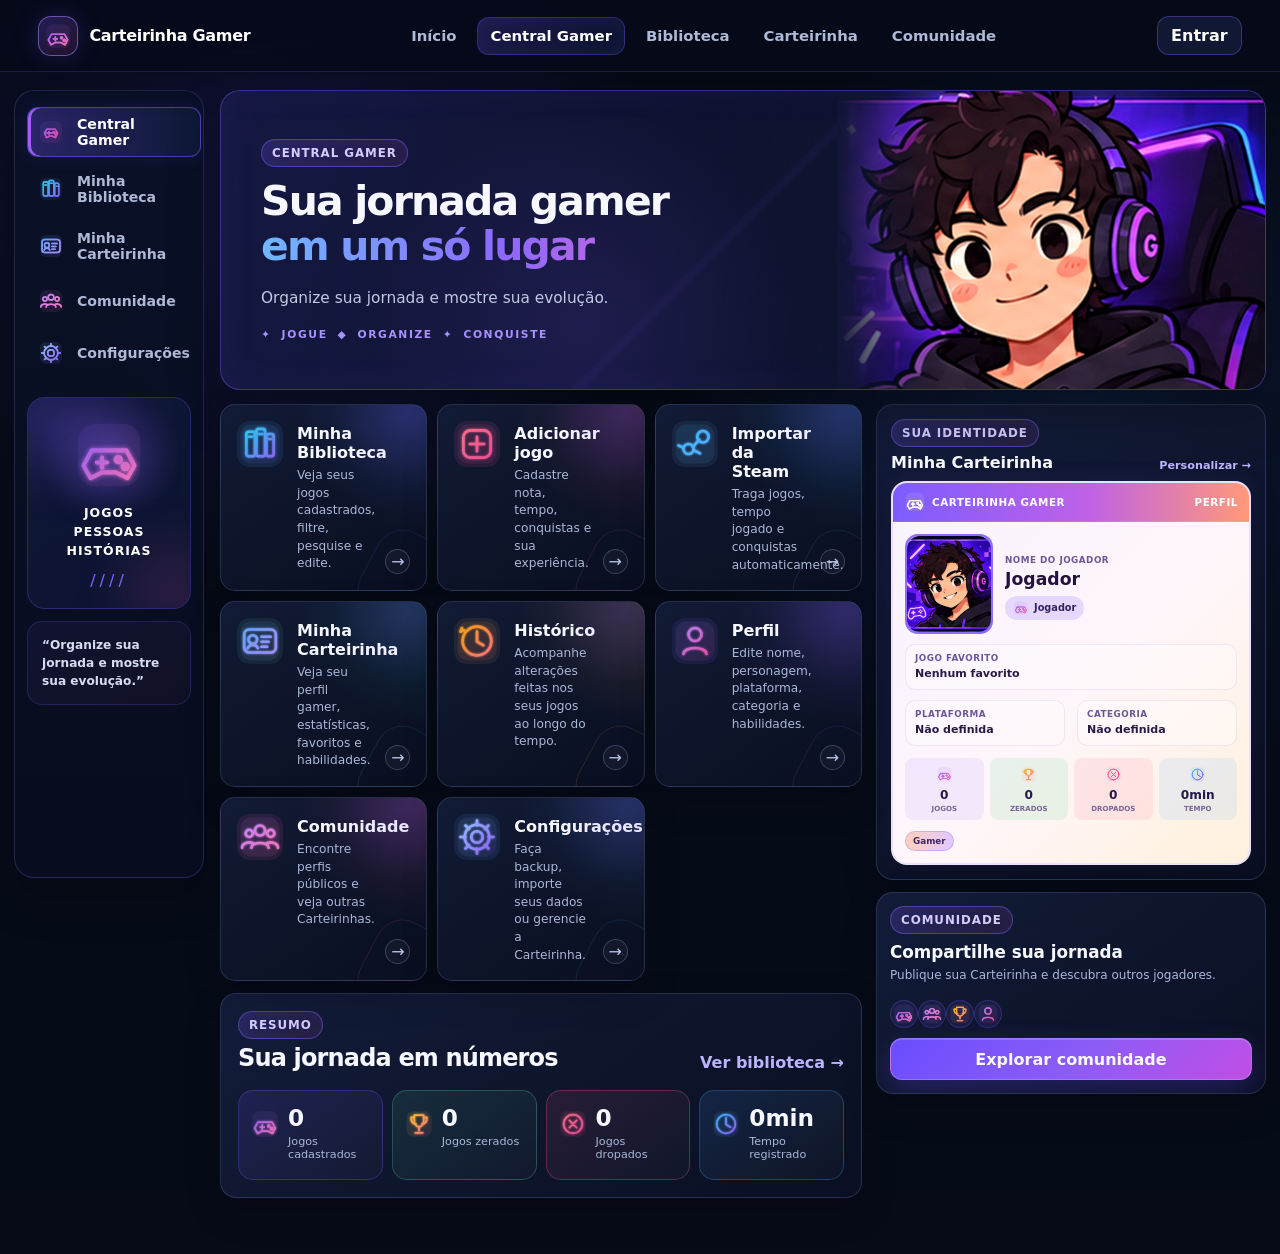
<file: dashboard.html>
<!DOCTYPE html>
<html lang="pt-BR">
<head>
    <meta charset="UTF-8">
    <meta name="viewport" content="width=device-width, initial-scale=1.0">
    <meta name="theme-color" content="#070b18">
    <title>Central Gamer | Carteirinha Gamer</title>
    <link rel="stylesheet" href="style.css?v=4.0.0">
    <link rel="stylesheet" href="theme-v5.css?v=6.2.0">
  <link rel="stylesheet" href="auth-v62.css?v=6.2.0">
</head>
<body data-page="dashboard" class="dashboard-v4">

    <header class="topo topo-v4">
        <a class="marca" href="index.html" aria-label="Carteirinha Gamer - Início">
            <span class="marca-icone">🎮</span>
            <span>Carteirinha Gamer</span>
        </a>

        <nav class="menu-principal" aria-label="Navegação principal">
            <a href="index.html">Início</a>
            <a href="dashboard.html" class="ativo">Central Gamer</a>
            <a href="biblioteca.html">Biblioteca</a>
            <a href="carteirinha.html">Carteirinha</a>
            <a href="comunidade.html">Comunidade</a>
        </nav>

        <button class="botao botao-destaque" id="botaoLogin" type="button">Entrar</button>
    </header>

    <div class="dashboard-shell">
        <aside class="dashboard-sidebar" aria-label="Atalhos">
            <div class="sidebar-menu">
                <a class="sidebar-item ativo" href="dashboard.html">
                    <img src="assets/icons/central.svg" alt=""><strong>Central Gamer</strong>
                </a>
                <a class="sidebar-item" href="biblioteca.html">
                    <img src="assets/icons/library.svg" alt=""><strong>Minha Biblioteca</strong>
                </a>
                <a class="sidebar-item" href="carteirinha.html">
                    <img src="assets/icons/card.svg" alt=""><strong>Minha Carteirinha</strong>
                </a>
                <a class="sidebar-item" href="comunidade.html">
                    <img src="assets/icons/community.svg" alt=""><strong>Comunidade</strong>
                </a>
                <a class="sidebar-item" href="configuracoes.html">
                    <img src="assets/icons/settings.svg" alt=""><strong>Configurações</strong>
                </a>
            </div>

            <div class="sidebar-poster" aria-hidden="true">
                <span class="sidebar-controle">controle</span>
                <strong>JOGOS</strong>
                <strong>PESSOAS</strong>
                <strong>HISTÓRIAS</strong>
                <span class="sidebar-risco">////</span>
            </div>

            <blockquote class="sidebar-frase">
                “Organize sua jornada e mostre sua evolução.”
            </blockquote>
        </aside>

        <main class="dashboard-main">
            <section class="dashboard-hero">
                <div class="dashboard-hero-copy">
                    <span class="etiqueta">Central Gamer</span>
                    <h1>Sua jornada gamer <em>em um só lugar</em></h1>
                    <p>Organize sua jornada e mostre sua evolução.</p>
                    <div class="hero-detalhes" aria-hidden="true">
                        <span>✦</span><span>JOGUE</span><span>◆</span><span>ORGANIZE</span><span>✦</span><span>CONQUISTE</span>
                    </div>
                </div>

                <div class="dashboard-hero-arte" aria-hidden="true">
                    <img src="assets/hero-gamer-v5.png" alt="">
                </div>
            </section>

            <div class="dashboard-content-grid">
                <section class="dashboard-centro">
                    <div class="grade-menu grade-menu-v4">
                        <a class="card-acao card-biblioteca" href="biblioteca.html">
                            <span class="card-acao-icone"><img src="assets/icons/library.svg" alt=""></span>
                            <div><h2>Minha Biblioteca</h2><p>Veja seus jogos cadastrados, filtre, pesquise e edite.</p></div>
                            <span class="card-seta">→</span>
                        </a>

                        <a class="card-acao card-adicionar" href="jogo.html">
                            <span class="card-acao-icone"><img src="assets/icons/add.svg" alt=""></span>
                            <div><h2>Adicionar jogo</h2><p>Cadastre nota, tempo, conquistas e sua experiência.</p></div>
                            <span class="card-seta">→</span>
                        </a>

                        <a class="card-acao card-steam" href="steam.html">
                            <span class="card-acao-icone"><img src="assets/icons/steam.svg" alt=""></span>
                            <div><h2>Importar da Steam</h2><p>Traga jogos, tempo jogado e conquistas automaticamente.</p></div>
                            <span class="card-seta">→</span>
                        </a>

                        <a class="card-acao card-carteirinha" href="carteirinha.html">
                            <span class="card-acao-icone"><img src="assets/icons/card.svg" alt=""></span>
                            <div><h2>Minha Carteirinha</h2><p>Veja seu perfil gamer, estatísticas, favoritos e habilidades.</p></div>
                            <span class="card-seta">→</span>
                        </a>

                        <a class="card-acao card-historico" href="historico.html">
                            <span class="card-acao-icone"><img src="assets/icons/history.svg" alt=""></span>
                            <div><h2>Histórico</h2><p>Acompanhe alterações feitas nos seus jogos ao longo do tempo.</p></div>
                            <span class="card-seta">→</span>
                        </a>

                        <a class="card-acao card-perfil" href="perfil.html">
                            <span class="card-acao-icone"><img src="assets/icons/profile.svg" alt=""></span>
                            <div><h2>Perfil</h2><p>Edite nome, personagem, plataforma, categoria e habilidades.</p></div>
                            <span class="card-seta">→</span>
                        </a>

                        <a class="card-acao card-comunidade" href="comunidade.html">
                            <span class="card-acao-icone"><img src="assets/icons/community.svg" alt=""></span>
                            <div><h2>Comunidade</h2><p>Encontre perfis públicos e veja outras Carteirinhas.</p></div>
                            <span class="card-seta">→</span>
                        </a>

                        <a class="card-acao card-configuracoes" href="configuracoes.html">
                            <span class="card-acao-icone"><img src="assets/icons/settings.svg" alt=""></span>
                            <div><h2>Configurações</h2><p>Faça backup, importe seus dados ou gerencie a Carteirinha.</p></div>
                            <span class="card-seta">→</span>
                        </a>
                    </div>

                    <section class="painel resumo-dashboard resumo-dashboard-v4">
                        <div class="titulo-secao">
                            <div>
                                <span class="etiqueta">Resumo</span>
                                <h2>Sua jornada em números</h2>
                            </div>
                            <a class="link-discreto" href="biblioteca.html">Ver biblioteca →</a>
                        </div>

                        <div class="estatisticas-grandes">
                            <article class="stat-roxo"><span>🎮</span><strong id="dashTotal">0</strong><p>Jogos cadastrados</p></article>
                            <article class="stat-verde"><span>🏆</span><strong id="dashZerados">0</strong><p>Jogos zerados</p></article>
                            <article class="stat-rosa"><span>✕</span><strong id="dashDropados">0</strong><p>Jogos dropados</p></article>
                            <article class="stat-azul"><span>◷</span><strong id="dashHoras">0min</strong><p>Tempo registrado</p></article>
                        </div>
                    </section>
                </section>

                <aside class="dashboard-direita">
                    <section class="painel dashboard-card-perfil">
                        <div class="dashboard-card-topo">
                            <div>
                                <span class="etiqueta">Sua identidade</span>
                                <h2>Minha Carteirinha</h2>
                            </div>
                            <a class="link-discreto" href="perfil.html">Personalizar →</a>
                        </div>

                        <div class="mini-carteirinha-neon">
                            <div class="mini-card-faixa">
                                <strong><img src="assets/icons/gamepad.svg" alt=""> CARTEIRINHA GAMER</strong>
                                <span>PERFIL</span>
                            </div>

                            <div class="mini-card-identidade">
                                <div class="mini-card-avatar" id="dashboardAvatar">avatar-01</div>

                                <div class="mini-card-info">
                                    <small>NOME DO JOGADOR</small>
                                    <strong id="dashPerfilNome">Seu perfil</strong>
                                    <span class="mini-player-badge"><img src="assets/icons/gamepad.svg" alt=""> Jogador</span>
                                </div>
                            </div>

                            <div class="mini-card-detalhes">
                                <div class="mini-detalhe mini-detalhe-favorito">
                                    <span class="mini-id-label">JOGO FAVORITO</span>
                                    <div class="mini-favorito-linha">
                                        <img class="mini-favorito-capa" id="dashMiniFavoritoCapa" alt="" hidden>
                                        <strong id="dashPerfilFavorito">Nenhum favorito</strong>
                                    </div>
                                </div>

                                <div class="mini-detalhe">
                                    <span class="mini-id-label">PLATAFORMA</span>
                                    <strong id="dashPerfilPlataforma">Não definida</strong>
                                </div>

                                <div class="mini-detalhe">
                                    <span class="mini-id-label">CATEGORIA</span>
                                    <strong id="dashPerfilCategoria">Não definida</strong>
                                </div>
                            </div>

                            <div class="mini-card-stats">
                                <div class="mini-stat"><img src="assets/icons/gamepad.svg" alt=""><strong id="miniDashJogos">0</strong><small>Jogos</small></div>
                                <div class="mini-stat"><img src="assets/icons/trophy.svg" alt=""><strong id="miniDashZerados">0</strong><small>Zerados</small></div>
                                <div class="mini-stat"><img src="assets/icons/drop.svg" alt=""><strong id="miniDashDropados">0</strong><small>Dropados</small></div>
                                <div class="mini-stat"><img src="assets/icons/clock.svg" alt=""><strong id="miniDashTempo">0min</strong><small>Tempo</small></div>
                            </div>

                            <div class="mini-card-tags" id="dashPerfilHabilidades">
                                <span>Gamer</span>
                            </div>
                        </div>
                    </section>

                    <section class="painel dashboard-comunidade-preview">
                        <div>
                            <span class="etiqueta">Comunidade</span>
                            <h2>Compartilhe sua jornada</h2>
                            <p>Publique sua Carteirinha e descubra outros jogadores.</p>
                        </div>
                        <div class="comunidade-orbes" aria-hidden="true">
                            <span><img src="assets/icons/gamepad.svg" alt=""></span>
                            <span><img src="assets/icons/community.svg" alt=""></span>
                            <span><img src="assets/icons/trophy.svg" alt=""></span>
                            <span><img src="assets/icons/profile.svg" alt=""></span>
                        </div>
                        <a class="botao botao-destaque botao-largo" href="comunidade.html">Explorar comunidade</a>
                    </section>
                </aside>
            </div>
        </main>
    </div>

    <div class="toast" id="toast" role="status" aria-live="polite"></div>

    <script src="script.js?v=6.2.0"></script>
    <script src="dashboard-theme.js?v=2.0.0"></script>
    <script src="avatar-engine-v57.js?v=5.7.0"></script>
  <script src="theme-v5.js?v=6.2.0"></script>
  <script src="auth-v62.js?v=6.2.0"></script>
</body>
</html>
</file>
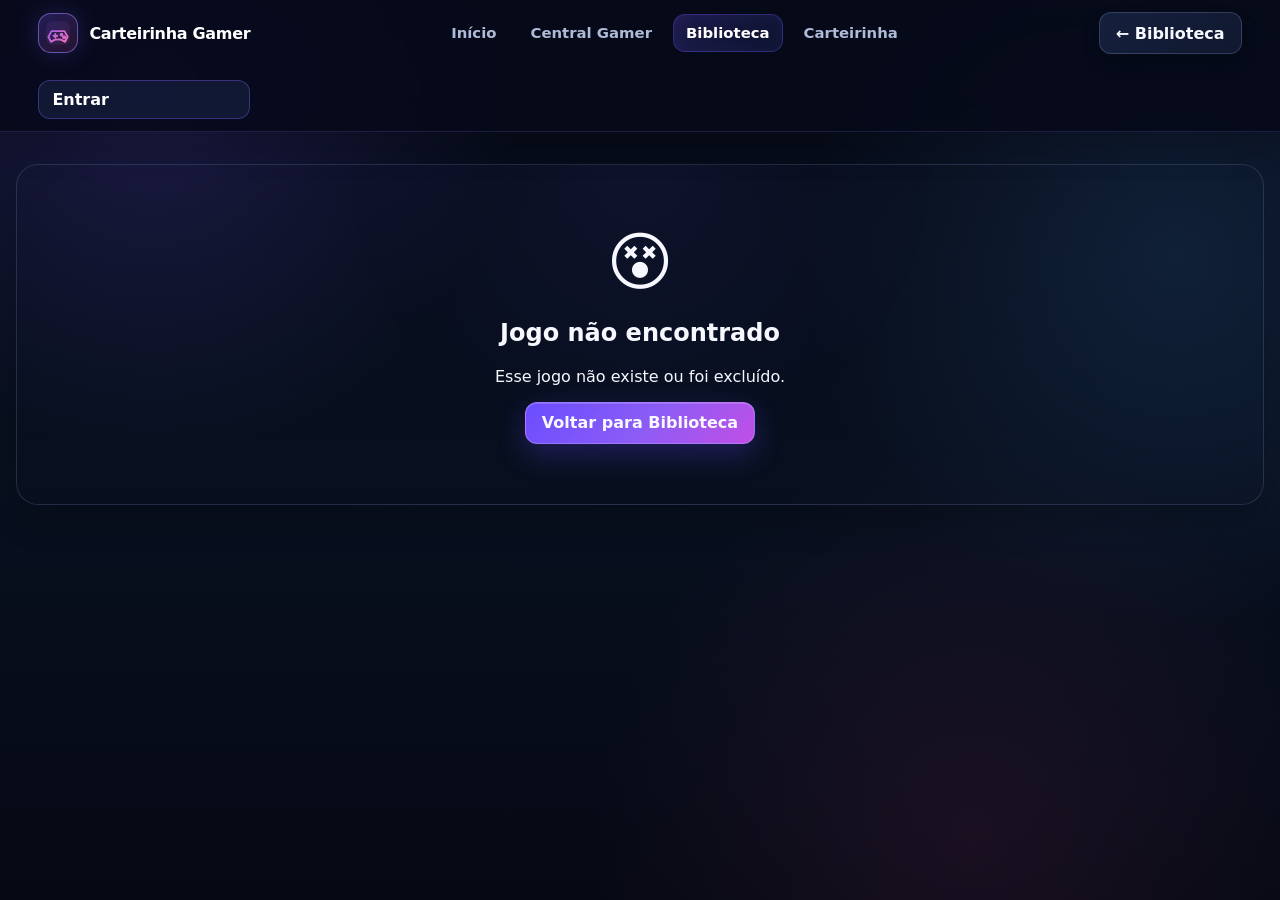
<file: detalhe.html>
<!DOCTYPE html>
<html lang="pt-BR">

<head>
    <meta charset="UTF-8">

    <meta
        name="viewport"
        content="width=device-width, initial-scale=1.0"
    >

    <meta
        name="description"
        content="Ficha completa de um jogo na Carteirinha Gamer."
    >

    <title>Detalhes do jogo | Carteirinha Gamer</title>

    <link
        rel="stylesheet"
        href="style.css?v=3.1.0"
    >
  <link rel="stylesheet" href="theme-v5.css?v=6.2.0">
  <link rel="stylesheet" href="auth-v62.css?v=6.2.0">
</head>


<body data-page="detalhe">

    <header class="topo">

        <a
            class="marca"
            href="index.html"
            aria-label="Ir para o início"
        >
            <span class="marca-icone">
                🎮
            </span>

            <span>
                Carteirinha Gamer
            </span>
        </a>


        <nav
            class="menu-principal"
            aria-label="Navegação principal"
        >

            <a href="index.html">
                Início
            </a>

            <a href="dashboard.html">
                Central Gamer
            </a>

            <a
                class="ativo"
                href="biblioteca.html"
            >
                Biblioteca
            </a>

            <a href="carteirinha.html">
                Carteirinha
            </a>

        </nav>


        <a
            class="botao"
            href="biblioteca.html"
        >
            ← Biblioteca
        </a>

    </header>


    <main class="pagina">

        <section class="detalhe-hero painel">

            <div class="detalhe-icone">
                🎮
            </div>


            <div class="detalhe-titulo">

                <span class="etiqueta">
                    Ficha do jogo
                </span>

                <h1 id="detalheNome">
                    Jogo
                </h1>

                <div class="detalhe-resumo">

                    <span id="detalheStatus">
                        —
                    </span>

                    <span>
                        ⭐
                        <strong id="detalheNota">
                            —
                        </strong>
                    </span>

                    <span>
                        ⏱️
                        <strong id="detalheHoras">
                            0h
                        </strong>
                    </span>

                </div>

            </div>


            <a
                class="botao botao-destaque"
                id="detalheEditar"
                href="#"
            >
                ✏️ Editar jogo
            </a>

        </section>


        <section class="grade-detalhes">

            <article class="painel detalhe-card">

                <span class="detalhe-card-icone">
                    🏅
                </span>

                <p>
                    Conquistas
                </p>

                <strong id="detalheConquistas">
                    0 / 0
                </strong>

            </article>


            <article class="painel detalhe-card">

                <span class="detalhe-card-icone">
                    👍
                </span>

                <p>
                    Recomendo
                </p>

                <strong id="detalheRecomenda">
                    —
                </strong>

            </article>


            <article class="painel detalhe-card">

                <span class="detalhe-card-icone">
                    🔄
                </span>

                <p>
                    Fator Replay
                </p>

                <strong id="detalheReplay">
                    —
                </strong>

            </article>


            <article class="painel detalhe-card">

                <span class="detalhe-card-icone">
                    ❤️
                </span>

                <p>
                    Personagem favorito
                </p>

                <strong id="detalhePersonagem">
                    —
                </strong>

            </article>

        </section>


        <section class="detalhe-duas-colunas">

            <article class="painel detalhe-bloco">

                <span class="etiqueta">
                    Plataformas
                </span>

                <h2>
                    Onde joguei
                </h2>

                <div
                    class="lista-tags"
                    id="detalhePlataformas"
                >
                </div>

            </article>


            <article class="painel detalhe-bloco">

                <span class="etiqueta">
                    Categorias
                </span>

                <h2>
                    Tipo de jogo
                </h2>

                <div
                    class="lista-tags"
                    id="detalheCategorias"
                >
                </div>

            </article>

        </section>


        <section class="painel detalhe-experiencia">

            <div class="titulo-secao">

                <div>

                    <span class="etiqueta">
                        Experiência
                    </span>

                    <h2>
                        Minha opinião
                    </h2>

                </div>

            </div>


            <div class="experiencia-grid">

                <article class="experiencia-positiva">

                    <h3>
                        ✅ O que gostei
                    </h3>

                    <p id="detalheGostou">
                        —
                    </p>

                </article>


                <article class="experiencia-negativa">

                    <h3>
                        ❌ O que não gostei
                    </h3>

                    <p id="detalheNaoGostou">
                        —
                    </p>

                </article>

            </div>


            <article class="comentario-completo">

                <h3>
                    💬 Minha experiência com o jogo
                </h3>

                <p id="detalheComentario">
                    —
                </p>

            </article>


            <p class="detalhe-data">

                Última atualização:

                <strong id="detalheAtualizado">
                    —
                </strong>

            </p>

        </section>


        <section class="painel detalhe-historico">

            <div class="titulo-secao">

                <div>

                    <span class="etiqueta">
                        Histórico
                    </span>

                    <h2>
                        Evolução da experiência
                    </h2>

                </div>

            </div>


            <div
                class="linha-tempo"
                id="detalheHistorico"
            >
            </div>


            <div
                class="estado-vazio"
                id="detalheHistoricoVazio"
                hidden
            >

                <span>
                    🕘
                </span>

                <h3>
                    Ainda não existem alterações
                </h3>

                <p>
                    Quando você editar este jogo,
                    o histórico aparecerá aqui.
                </p>

            </div>

        </section>

    </main>


    <script src="script.js?v=6.2.0"></script>
  <script src="avatar-engine-v57.js?v=5.7.0"></script>
  <script src="theme-v5.js?v=6.2.0"></script>

  <script src="auth-v62.js?v=6.2.0"></script>
</body>

</html>
</file>
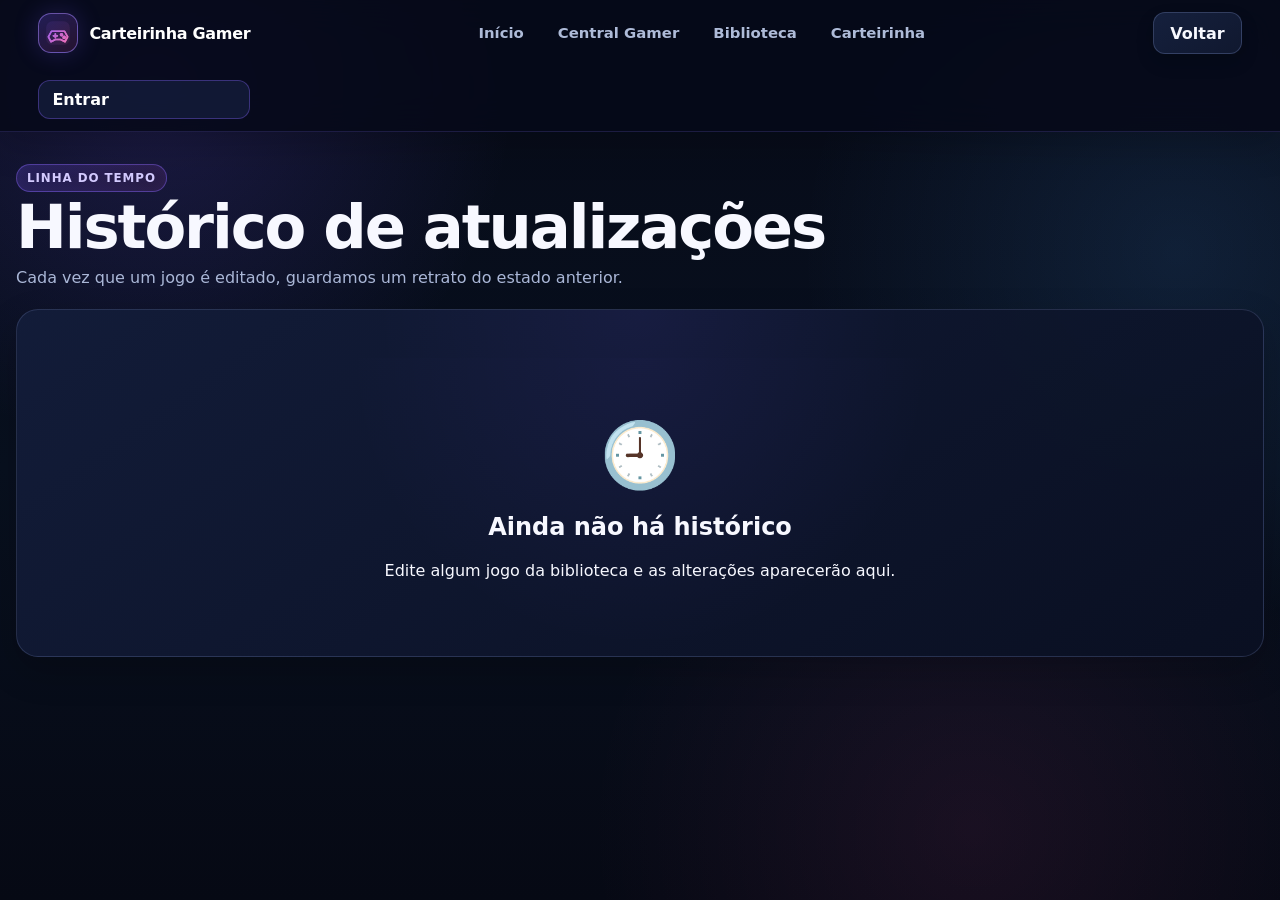
<file: historico.html>
<!DOCTYPE html>
<html lang="pt-BR">
<head>
  <meta charset="UTF-8">
  <meta name="viewport" content="width=device-width, initial-scale=1.0">
  <title>Histórico | Carteirinha Gamer</title>
  <link rel="stylesheet" href="style.css?v=4.0.0">
  <link rel="stylesheet" href="theme-v5.css?v=6.2.0">
  <link rel="stylesheet" href="auth-v62.css?v=6.2.0">
</head>
<body data-page="historico">
  <header class="topo">
    <a class="marca" href="index.html"><span class="marca-icone">🎮</span><span>Carteirinha Gamer</span></a>
    <nav class="menu-principal">
      <a href="index.html">Início</a>
      <a href="dashboard.html">Central Gamer</a>
      <a href="biblioteca.html">Biblioteca</a>
      <a href="carteirinha.html">Carteirinha</a>
    </nav>
    <a class="botao" href="dashboard.html">Voltar</a>
  </header>

  <main class="pagina">
    <section class="cabecalho-pagina">
      <div>
        <span class="etiqueta">Linha do tempo</span>
        <h1>Histórico de atualizações</h1>
        <p>Cada vez que um jogo é editado, guardamos um retrato do estado anterior.</p>
      </div>
    </section>

    <section class="painel">
      <div class="linha-tempo" id="listaHistorico"></div>

      <div class="estado-vazio" id="historicoVazio" hidden>
        <span>🕘</span>
        <h2>Ainda não há histórico</h2>
        <p>Edite algum jogo da biblioteca e as alterações aparecerão aqui.</p>
      </div>
    </section>
  </main>

  <script src="script.js?v=6.2.0"></script>
  <script src="avatar-engine-v57.js?v=5.7.0"></script>
  <script src="theme-v5.js?v=6.2.0"></script>
  <script src="auth-v62.js?v=6.2.0"></script>
</body>
</html>
</file>
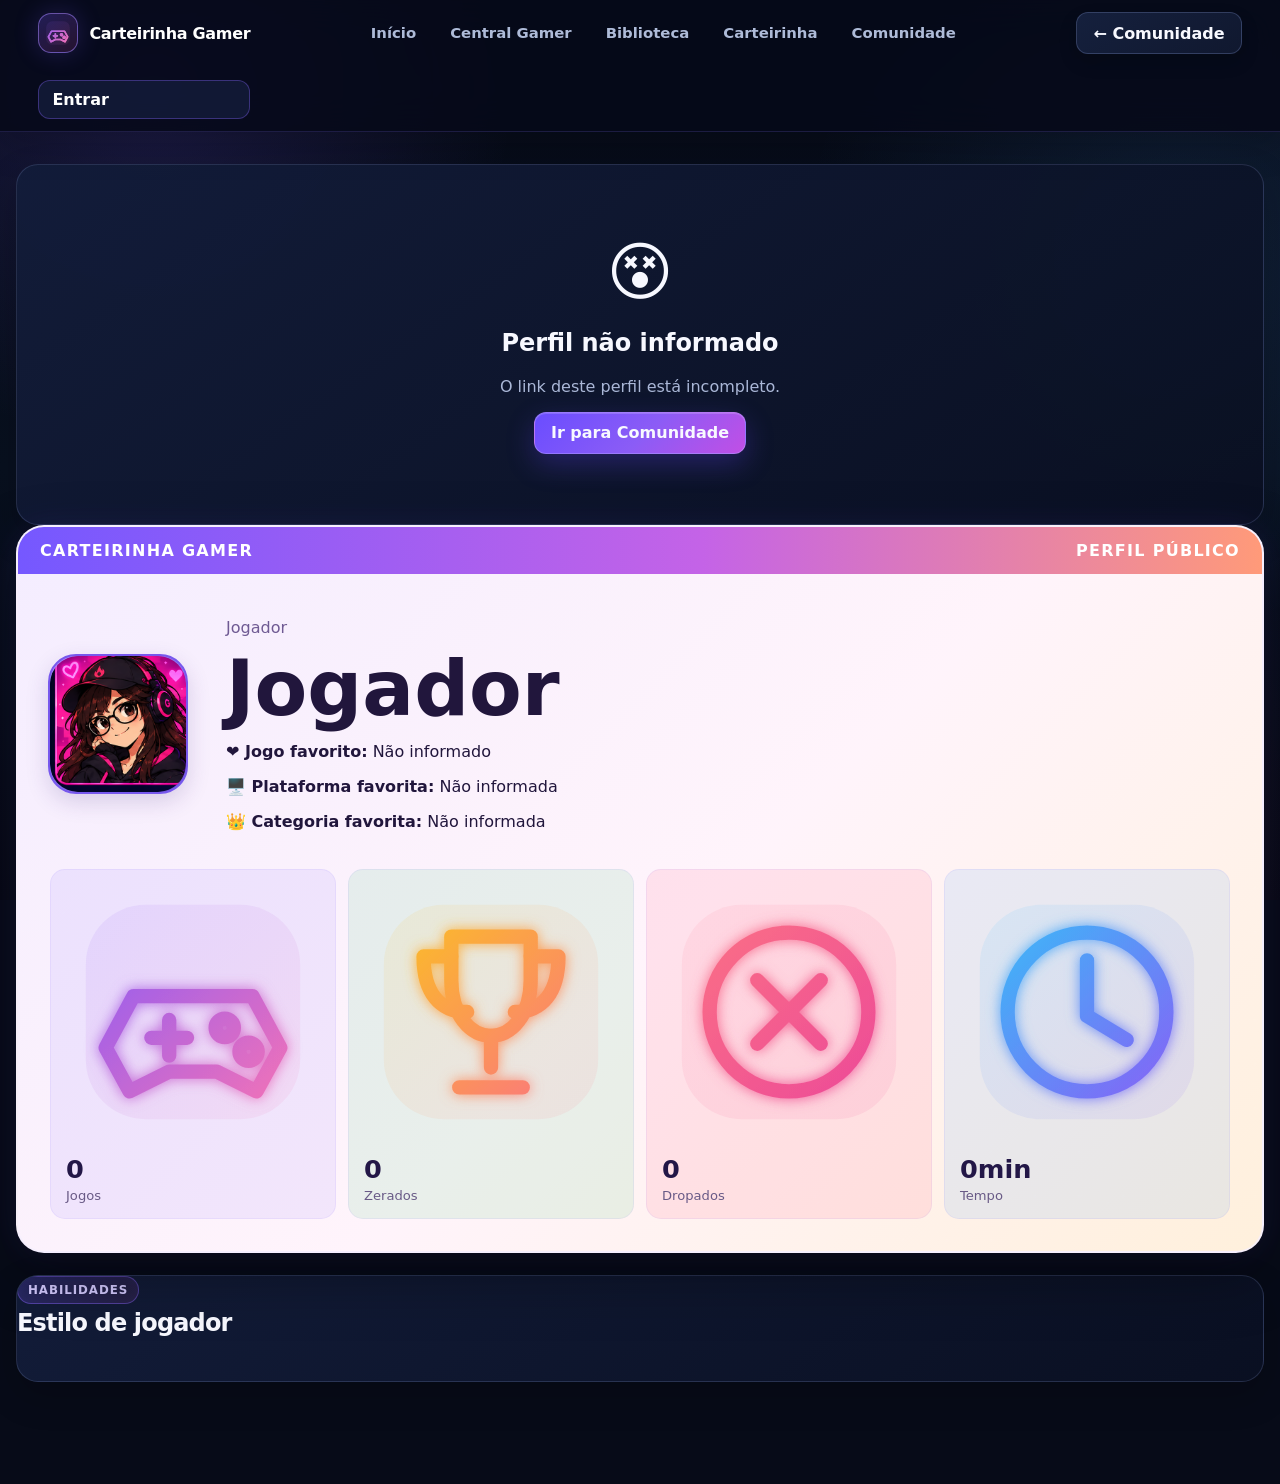
<file: jogador.html>
<!DOCTYPE html>
<html lang="pt-BR">
<head>
  <meta charset="UTF-8">
  <meta name="viewport" content="width=device-width, initial-scale=1.0">
  <title>Perfil público | Carteirinha Gamer</title>
  <link rel="stylesheet" href="style.css?v=4.0.0">
  <link rel="stylesheet" href="theme-v5.css?v=6.2.0">
  <link rel="stylesheet" href="auth-v62.css?v=6.2.0">
</head>
<body data-page="jogador-publico">
  <header class="topo">
    <a class="marca" href="index.html"><span class="marca-icone">🎮</span><span>Carteirinha Gamer</span></a>
    <nav class="menu-principal">
      <a href="index.html">Início</a>
      <a href="dashboard.html">Central Gamer</a>
      <a href="biblioteca.html">Biblioteca</a>
      <a href="carteirinha.html">Carteirinha</a>
      <a href="comunidade.html">Comunidade</a>
    </nav>
    <a class="botao" href="comunidade.html">← Comunidade</a>
  </header>

  <main class="pagina" id="perfilPublicoConteudo">
    <section class="painel carregando-perfil-publico" id="perfilPublicoCarregando">
      <span>🎮</span>
      <h1>Carregando perfil...</h1>
      <p class="texto-suave">Buscando a Carteirinha pública deste jogador.</p>
    </section>

    <section class="perfil-publico-visualizacao" id="perfilPublicoVisualizacao" hidden>
      <div class="cartao-identidade">
        <div class="faixa-cartao">
          <span>CARTEIRINHA GAMER</span>
          <span>PERFIL PÚBLICO</span>
        </div>

        <div class="identidade-conteudo">
          <div class="avatar-carteirinha" id="publicoAvatar">🎮</div>
          <div>
            <p class="texto-suave">Jogador</p>
            <h1 id="publicoNome">Jogador</h1>
            <p><strong>❤️ Jogo favorito:</strong> <span id="publicoFavorito">Não informado</span></p>
            <p><strong>🖥️ Plataforma favorita:</strong> <span id="publicoPlataforma">Não informada</span></p>
            <p><strong>👑 Categoria favorita:</strong> <span id="publicoCategoria">Não informada</span></p>
          </div>
        </div>

        <div class="estatisticas-grandes estatisticas-cartao">
          <article><span>🎮</span><strong id="publicoTotal">0</strong><p>Jogos</p></article>
          <article><span>🏆</span><strong id="publicoZerados">0</strong><p>Zerados</p></article>
          <article><span>❌</span><strong id="publicoDropados">0</strong><p>Dropados</p></article>
          <article><span>⏱️</span><strong id="publicoTempo">0min</strong><p>Tempo</p></article>
        </div>
      </div>

      <section class="painel">
        <div class="titulo-secao">
          <div>
            <span class="etiqueta">Habilidades</span>
            <h2>Estilo de jogador</h2>
          </div>
        </div>
        <div class="habilidades" id="publicoHabilidades"></div>
      </section>

      <section class="painel biblioteca-publica" id="blocoBibliotecaPublica" hidden>
        <div class="titulo-secao">
          <div>
            <span class="etiqueta">Biblioteca pública</span>
            <h2>Jogos compartilhados</h2>
          </div>
        </div>
        <div class="grade-biblioteca-publica" id="listaBibliotecaPublica"></div>
        <p class="atribuicao-rawg">Capas e dados públicos de jogos podem ser fornecidos por <a href="https://rawg.io/" target="_blank" rel="noopener">RAWG</a>.</p>
      </section>

      <p class="texto-suave perfil-publico-data" id="publicoAtualizado"></p>
    </section>
  </main>

  <div class="toast" id="toast" role="status" aria-live="polite"></div>
  <script src="script.js?v=6.2.0"></script>
  <script src="avatar-engine-v57.js?v=5.7.0"></script>
  <script src="theme-v5.js?v=6.2.0"></script>
  <script src="auth-v62.js?v=6.2.0"></script>
</body>
</html>
</file>
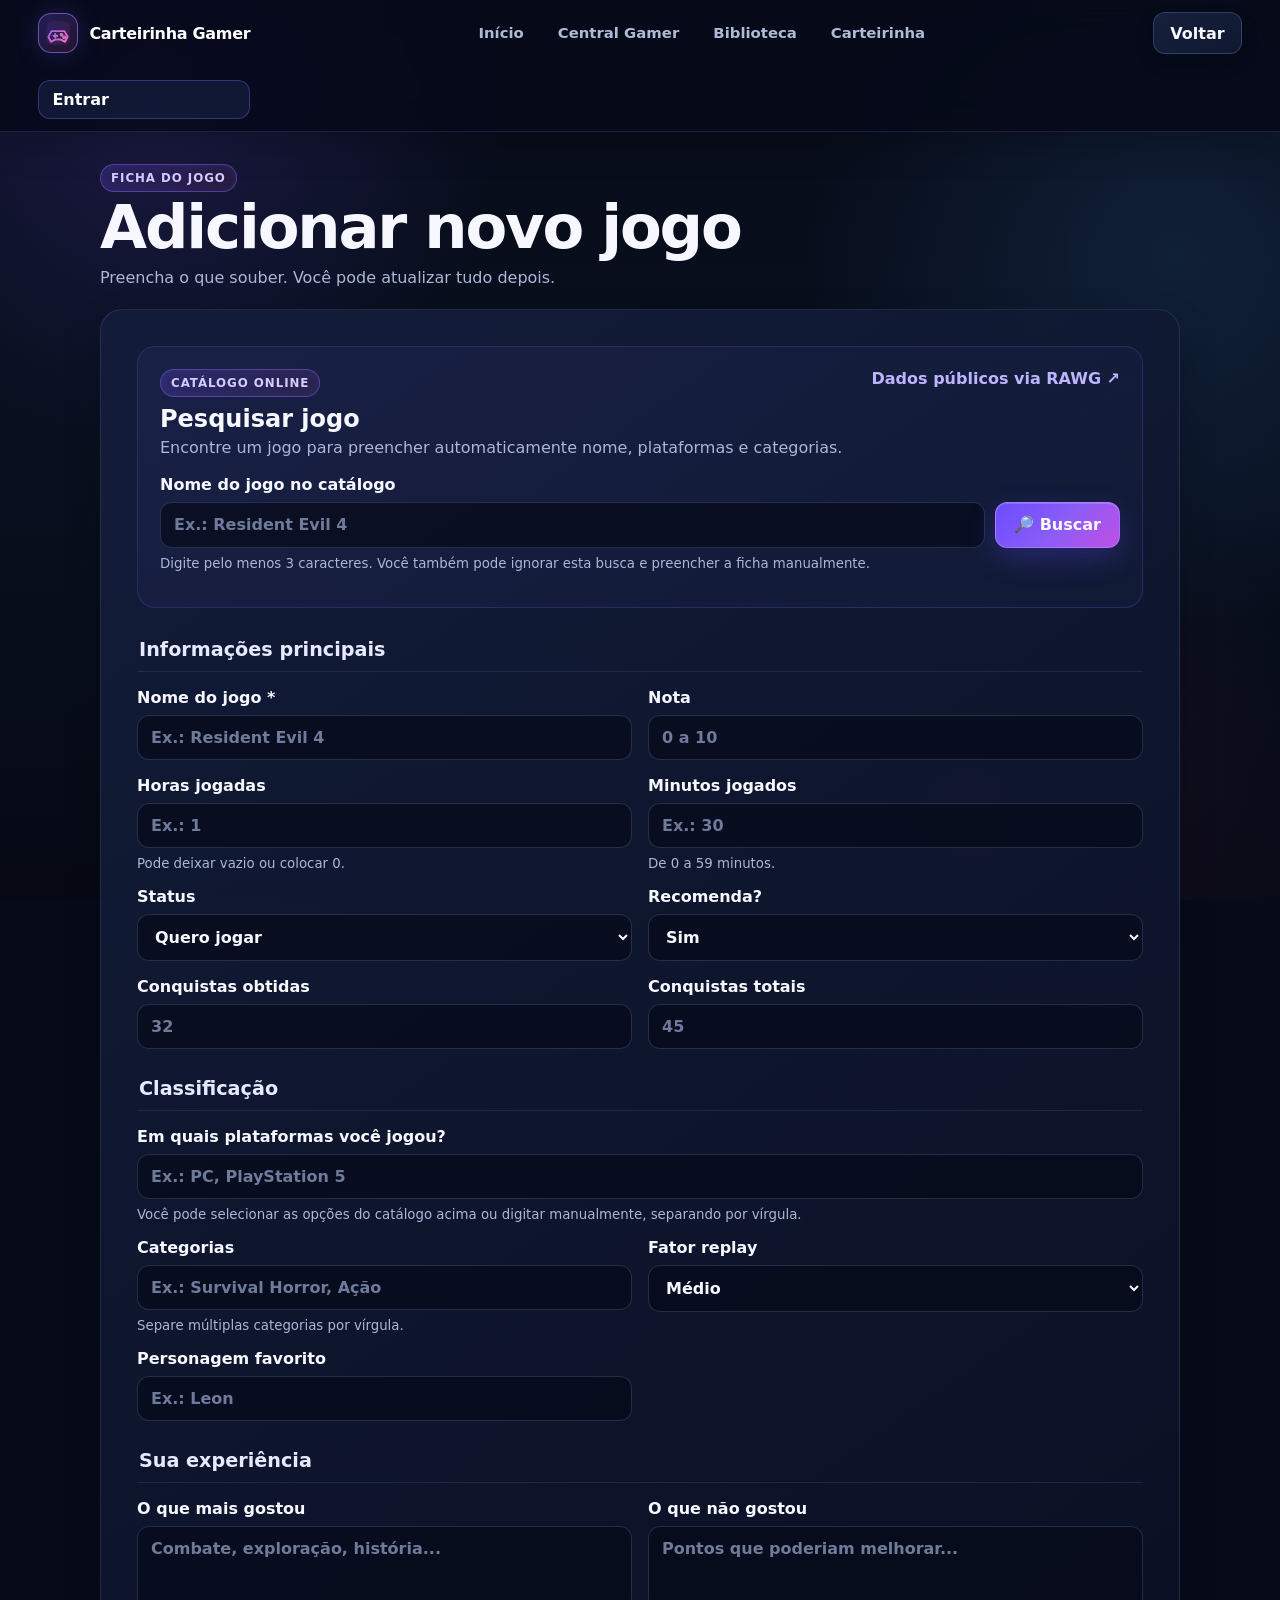
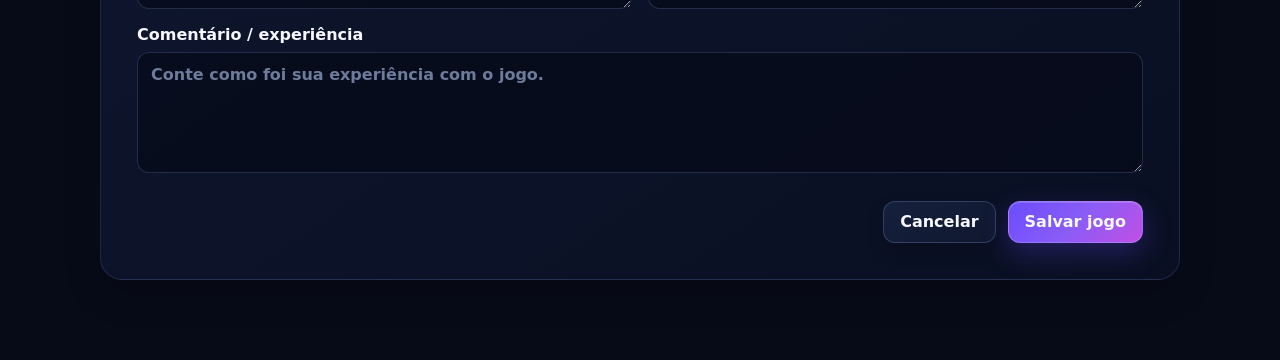
<file: jogo.html>
<!DOCTYPE html>
<html lang="pt-BR">

<head>
    <meta charset="UTF-8">

    <meta
        name="viewport"
        content="width=device-width, initial-scale=1.0"
    >

    <title>
        Adicionar jogo | Carteirinha Gamer
    </title>

    <link
        rel="stylesheet"
        href="style.css?v=3.1.0"
    >
  <link rel="stylesheet" href="theme-v5.css?v=6.2.0">
  <link rel="stylesheet" href="auth-v62.css?v=6.2.0">
</head>


<body data-page="jogo">

    <!-- =====================================================
         CABEÇALHO
    ====================================================== -->

    <header class="topo">

        <a
            class="marca"
            href="index.html"
        >

            <span class="marca-icone">
                🎮
            </span>

            <span>
                Carteirinha Gamer
            </span>

        </a>


        <nav class="menu-principal">

            <a href="index.html">
                Início
            </a>

            <a href="dashboard.html">
                Central Gamer
            </a>

            <a href="biblioteca.html">
                Biblioteca
            </a>

            <a href="carteirinha.html">
                Carteirinha
            </a>

        </nav>


        <a
            class="botao"
            href="biblioteca.html"
        >
            Voltar
        </a>

    </header>


    <!-- =====================================================
         CONTEÚDO PRINCIPAL
    ====================================================== -->

    <main class="pagina pagina-formulario">


        <!-- CABEÇALHO DA PÁGINA -->

        <section class="cabecalho-pagina">

            <div>

                <span class="etiqueta">
                    Ficha do jogo
                </span>

                <h1 id="tituloFormulario">
                    Adicionar novo jogo
                </h1>

                <p>
                    Preencha o que souber.
                    Você pode atualizar tudo depois.
                </p>

            </div>

        </section>


        <!-- =================================================
             FORMULÁRIO
        ================================================== -->

        <form
            class="painel formulario-jogo"
            id="formJogo"
        >

            <input
                id="jogoId"
                type="hidden"
            >


            <!-- =================================================
                 CATÁLOGO DE JOGOS
            ================================================== -->

            <section class="busca-catalogo">

                <div class="busca-catalogo-cabecalho">

                    <div>

                        <span class="etiqueta">
                            Catálogo online
                        </span>

                        <h2>
                            Pesquisar jogo
                        </h2>

                        <p class="texto-suave">
                            Encontre um jogo para preencher
                            automaticamente nome, plataformas
                            e categorias.
                        </p>

                    </div>


                    <a
                        class="link-discreto"
                        href="https://rawg.io/"
                        target="_blank"
                        rel="noopener noreferrer"
                    >
                        Dados públicos via RAWG ↗
                    </a>

                </div>


                <div class="busca-catalogo-linha">

                    <label class="campo campo-total">

                        Nome do jogo no catálogo

                        <div class="busca-catalogo-controles">

                            <input
                                id="buscaCatalogo"
                                type="search"
                                maxlength="80"
                                autocomplete="off"
                                placeholder="Ex.: Resident Evil 4"
                            >

                            <button
                                class="botao botao-destaque"
                                id="btnBuscarCatalogo"
                                type="button"
                            >
                                🔎 Buscar
                            </button>

                        </div>

                        <small>
                            Digite pelo menos 3 caracteres.
                            Você também pode ignorar esta busca
                            e preencher a ficha manualmente.
                        </small>

                    </label>

                </div>


                <p
                    class="status-catalogo texto-suave"
                    id="statusCatalogo"
                    hidden
                >
                </p>


                <div
                    class="resultados-catalogo"
                    id="resultadosCatalogo"
                >
                </div>


                <article
                    class="jogo-catalogo-selecionado"
                    id="jogoCatalogoSelecionado"
                    hidden
                >

                    <div
                        class="catalogo-capa-selecionada"
                        id="catalogoCapaSelecionada"
                    >
                        🎮
                    </div>


                    <div class="catalogo-selecionado-info">

                        <span class="etiqueta">
                            Jogo selecionado
                        </span>

                        <h3 id="catalogoNomeSelecionado">
                            —
                        </h3>

                        <p
                            class="texto-suave"
                            id="catalogoMetaSelecionada"
                        >
                            —
                        </p>

                        <p
                            class="texto-suave"
                            id="catalogoDesenvolvedoraSelecionada"
                        >
                        </p>

                        <div
                            class="catalogo-plataformas-disponiveis"
                            id="catalogoPlataformasDisponiveis"
                            hidden
                        >

                            <strong>
                                Disponível em
                            </strong>

                            <div
                                class="lista-tags lista-tags-compacta"
                                id="catalogoPlataformasTags"
                            >
                            </div>

                        </div>

                    </div>


                    <button
                        class="botao"
                        id="btnLimparCatalogo"
                        type="button"
                    >
                        Usar preenchimento manual
                    </button>

                </article>

            </section>


            <!-- =================================================
                 INFORMAÇÕES PRINCIPAIS
            ================================================== -->

            <fieldset>

                <legend>
                    Informações principais
                </legend>


                <div class="grade-formulario">


                    <!-- NOME -->

                    <label class="campo campo-largo">

                        Nome do jogo *

                        <input
                            id="nomeJogo"
                            type="text"
                            maxlength="80"
                            required
                            placeholder="Ex.: Resident Evil 4"
                        >

                    </label>


                    <!-- NOTA -->

                    <label class="campo">

                        Nota

                        <input
                            id="notaJogo"
                            type="number"
                            min="0"
                            max="10"
                            step="0.5"
                            placeholder="0 a 10"
                        >

                    </label>


                    <!-- =================================================
                         TEMPO JOGADO
                    ================================================== -->

                    <label class="campo">

                        Horas jogadas

                        <input
                            id="horasJogo"
                            type="number"
                            min="0"
                            step="1"
                            inputmode="numeric"
                            placeholder="Ex.: 1"
                        >

                        <small>
                            Pode deixar vazio ou colocar 0.
                        </small>

                    </label>


                    <label class="campo">

                        Minutos jogados

                        <input
                            id="minutosJogo"
                            type="number"
                            min="0"
                            max="59"
                            step="1"
                            inputmode="numeric"
                            placeholder="Ex.: 30"
                        >

                        <small>
                            De 0 a 59 minutos.
                        </small>

                    </label>


                    <!-- STATUS -->

                    <label class="campo">

                        Status

                        <select id="statusJogo">

                            <option>
                                Quero jogar
                            </option>

                            <option>
                                Jogando
                            </option>

                            <option>
                                Zerado
                            </option>

                            <option>
                                100%
                            </option>

                            <option>
                                Dropado
                            </option>

                        </select>

                    </label>


                    <!-- RECOMENDAÇÃO -->

                    <label class="campo">

                        Recomenda?

                        <select id="recomendaJogo">

                            <option value="Sim">
                                Sim
                            </option>

                            <option value="Talvez">
                                Talvez
                            </option>

                            <option value="Não">
                                Não
                            </option>

                        </select>

                    </label>


                    <!-- CONQUISTAS -->

                    <label class="campo">

                        Conquistas obtidas

                        <input
                            id="conquistasObtidas"
                            type="number"
                            min="0"
                            step="1"
                            inputmode="numeric"
                            placeholder="32"
                        >

                    </label>


                    <label class="campo">

                        Conquistas totais

                        <input
                            id="conquistasTotais"
                            type="number"
                            min="0"
                            step="1"
                            inputmode="numeric"
                            placeholder="45"
                        >

                    </label>

                </div>

            </fieldset>


            <!-- =================================================
                 CLASSIFICAÇÃO
            ================================================== -->

            <fieldset>

                <legend>
                    Classificação
                </legend>


                <div class="grade-formulario">


                    <!-- PLATAFORMAS EM QUE O USUÁRIO JOGOU -->

                    <div class="campo campo-total">

                        <span>
                            Em quais plataformas você jogou?
                        </span>

                        <div
                            class="seletor-plataformas"
                            id="seletorPlataformas"
                            hidden
                        >

                            <p class="texto-suave">
                                O catálogo mostra onde o jogo existe.
                                Marque somente onde você realmente jogou.
                            </p>

                            <div
                                class="opcoes-plataformas"
                                id="opcoesPlataformas"
                            >
                            </div>

                        </div>

                        <input
                            id="plataformasJogo"
                            type="text"
                            maxlength="180"
                            placeholder="Ex.: PC, PlayStation 5"
                        >

                        <small>
                            Você pode selecionar as opções do catálogo
                            acima ou digitar manualmente, separando por vírgula.
                        </small>

                    </div>


                    <!-- CATEGORIAS -->

                    <label class="campo campo-largo">

                        Categorias

                        <input
                            id="categoriasJogo"
                            type="text"
                            maxlength="120"
                            placeholder="Ex.: Survival Horror, Ação"
                        >

                        <small>
                            Separe múltiplas categorias
                            por vírgula.
                        </small>

                    </label>


                    <!-- REPLAY -->

                    <label class="campo">

                        Fator replay

                        <select id="replayJogo">

                            <option>
                                Baixo
                            </option>

                            <option selected>
                                Médio
                            </option>

                            <option>
                                Alto
                            </option>

                            <option>
                                Muito alto
                            </option>

                        </select>

                    </label>


                    <!-- PERSONAGEM -->

                    <label class="campo">

                        Personagem favorito

                        <input
                            id="personagemJogo"
                            type="text"
                            maxlength="60"
                            placeholder="Ex.: Leon"
                        >

                    </label>

                </div>

            </fieldset>


            <!-- =================================================
                 EXPERIÊNCIA
            ================================================== -->

            <fieldset>

                <legend>
                    Sua experiência
                </legend>


                <div class="grade-formulario">


                    <!-- GOSTOU -->

                    <label class="campo campo-largo">

                        O que mais gostou

                        <textarea
                            id="gostouJogo"
                            rows="3"
                            placeholder="Combate, exploração, história..."
                        ></textarea>

                    </label>


                    <!-- NÃO GOSTOU -->

                    <label class="campo campo-largo">

                        O que não gostou

                        <textarea
                            id="naoGostouJogo"
                            rows="3"
                            placeholder="Pontos que poderiam melhorar..."
                        ></textarea>

                    </label>


                    <!-- COMENTÁRIO -->

                    <label class="campo campo-total">

                        Comentário / experiência

                        <textarea
                            id="comentarioJogo"
                            rows="5"
                            placeholder="Conte como foi sua experiência com o jogo."
                        ></textarea>

                    </label>

                </div>

            </fieldset>


            <!-- =================================================
                 BOTÕES
            ================================================== -->

            <div class="acoes-formulario">

                <a
                    class="botao"
                    href="biblioteca.html"
                >
                    Cancelar
                </a>


                <button
                    class="botao botao-destaque"
                    type="submit"
                >
                    Salvar jogo
                </button>

            </div>

        </form>

    </main>


    <!-- =====================================================
         TOAST
    ====================================================== -->

    <div
        class="toast"
        id="toast"
        role="status"
        aria-live="polite"
    >
    </div>


    <!-- =====================================================
         JAVASCRIPT
    ====================================================== -->

    <script src="script.js?v=6.2.0"></script>
  <script src="avatar-engine-v57.js?v=5.7.0"></script>
  <script src="theme-v5.js?v=6.2.0"></script>

  <script src="auth-v62.js?v=6.2.0"></script>
</body>

</html>
</file>
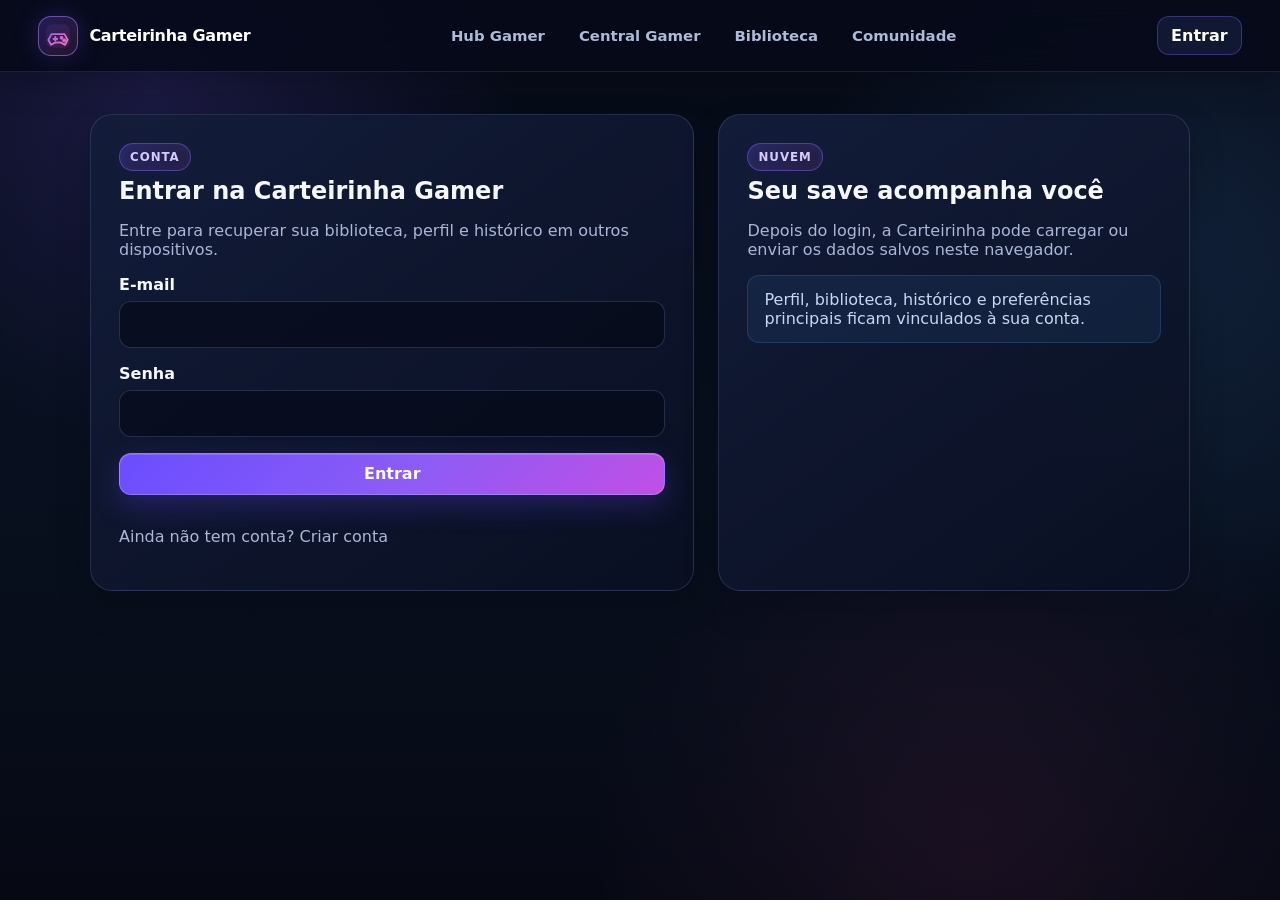
<file: login.html>
<!DOCTYPE html>
<html lang="pt-BR">
<head>
  <meta charset="UTF-8">
  <meta name="viewport" content="width=device-width,initial-scale=1">
  <title>Entrar | Carteirinha Gamer</title>
  <link rel="stylesheet" href="style.css?v=4.0.0">
  <link rel="stylesheet" href="theme-v5.css?v=6.2.0">
  <link rel="stylesheet" href="auth-v62.css?v=6.2.0">
</head>
<body>
<header class="topo">
  <a class="marca" href="index.html"><span class="marca-icone">CG</span><span>Carteirinha Gamer</span></a>
  <nav class="menu-principal"><a href="index.html">Hub Gamer</a><a href="dashboard.html">Central Gamer</a><a href="biblioteca.html">Biblioteca</a><a href="comunidade.html">Comunidade</a></nav>
</header>
<main class="auth-page-v62">
  <div class="auth-grid-v62">
    <section class="painel auth-card-v62">
      <span class="etiqueta">Conta</span>
      <h1>Entrar na Carteirinha Gamer</h1>
      <p class="texto-suave">Entre para recuperar sua biblioteca, perfil e histórico em outros dispositivos.</p>
      <form id="loginFormV62" class="auth-form-v62">
        <label>E-mail<input id="emailV62" type="email" autocomplete="email" required></label>
        <label>Senha<input id="senhaV62" type="password" autocomplete="current-password" minlength="8" required></label>
        <button class="botao botao-destaque" type="submit">Entrar</button>
        <div id="loginMsgV62" class="auth-status-v62"></div>
      </form>
      <p class="texto-suave">Ainda não tem conta? <a href="cadastro.html">Criar conta</a></p>
    </section>
    <aside class="painel auth-card-v62">
      <span class="etiqueta">Nuvem</span>
      <h2>Seu save acompanha você</h2>
      <p class="texto-suave">Depois do login, a Carteirinha pode carregar ou enviar os dados salvos neste navegador.</p>
      <div class="auth-notice-v62">Perfil, biblioteca, histórico e preferências principais ficam vinculados à sua conta.</div>
    </aside>
  </div>
</main>
<script src="auth-v62.js?v=6.2.0"></script>
<script>
document.querySelector('#loginFormV62').addEventListener('submit', async (e) => {
  e.preventDefault();
  const m = document.querySelector('#loginMsgV62');
  m.classList.remove('auth-danger-v62');
  m.textContent = 'Entrando...';
  try {
    await CGAuth.login(document.querySelector('#emailV62').value.trim(), document.querySelector('#senhaV62').value);
    m.textContent = 'Login realizado.';
    await CGAuth.afterLogin();
  } catch (err) {
    m.textContent = err.message;
    m.classList.add('auth-danger-v62');
  }
});
</script>
</body>
</html>
</file>
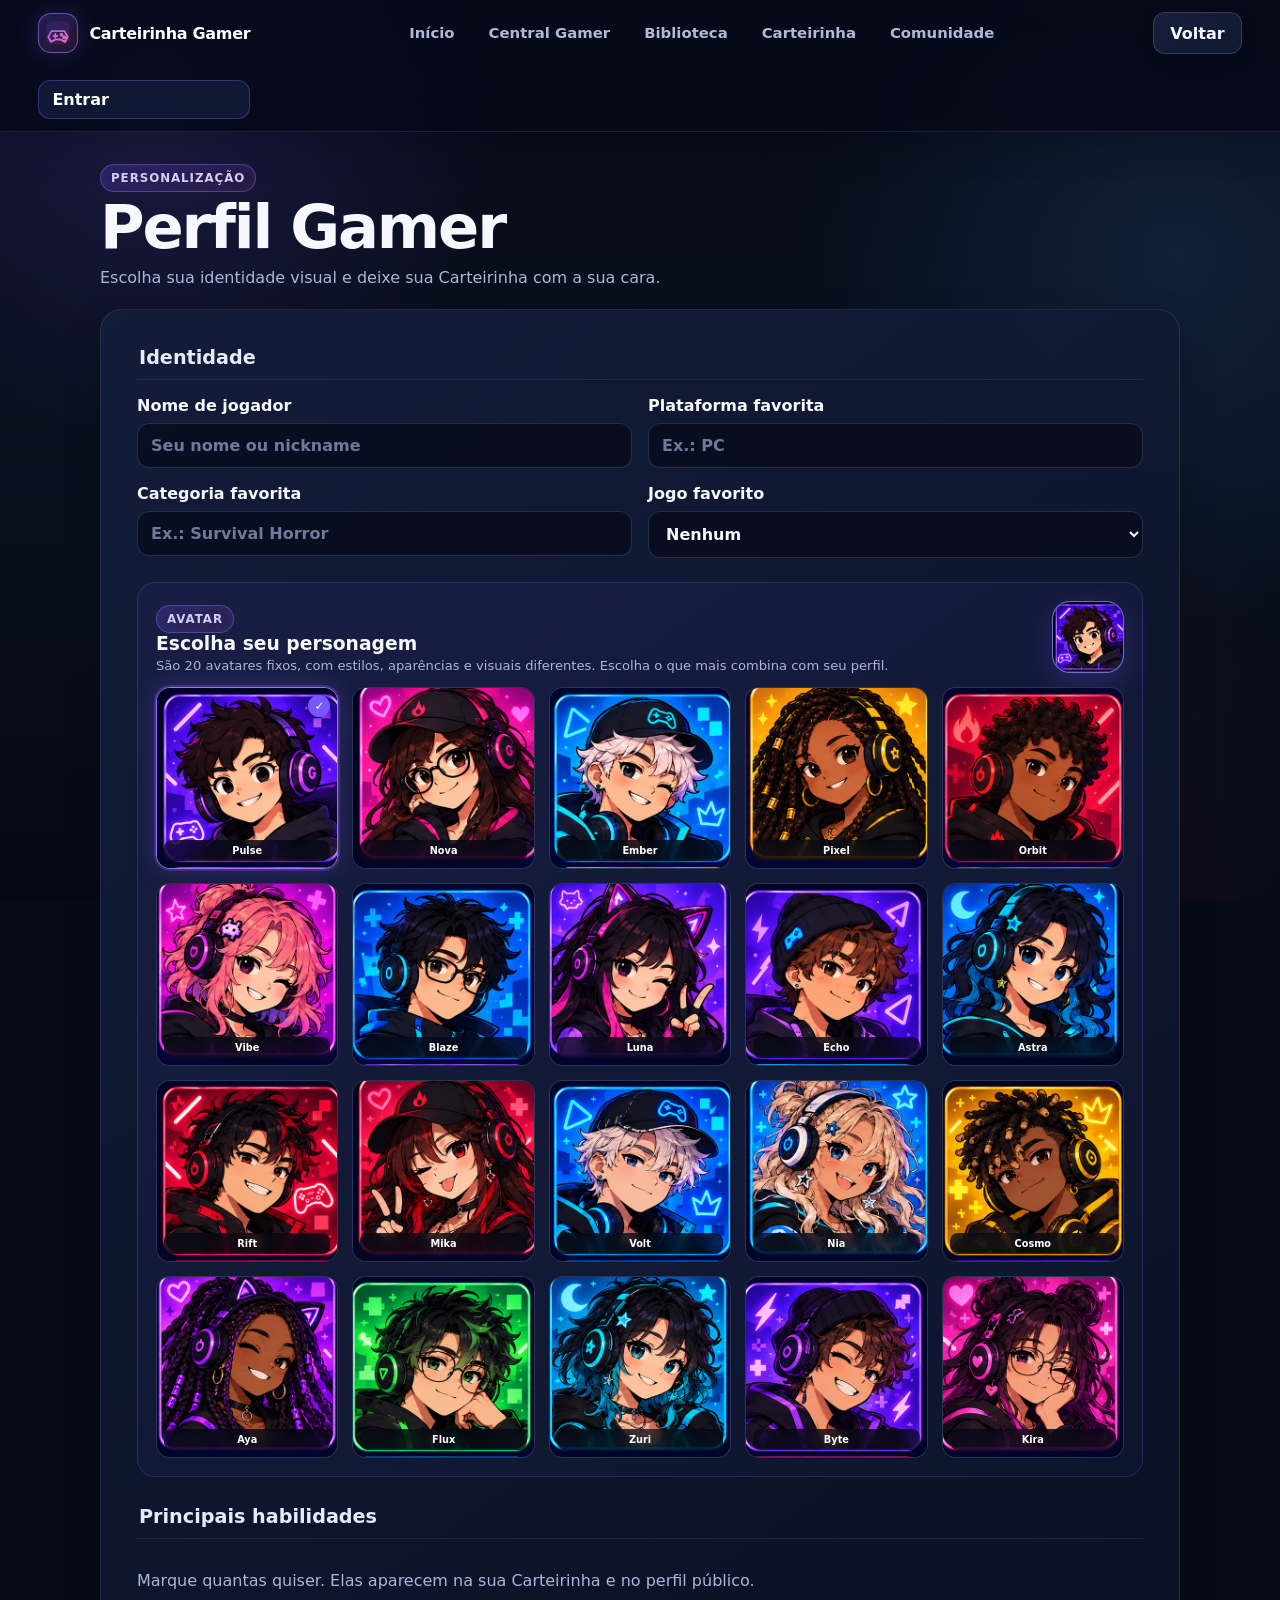
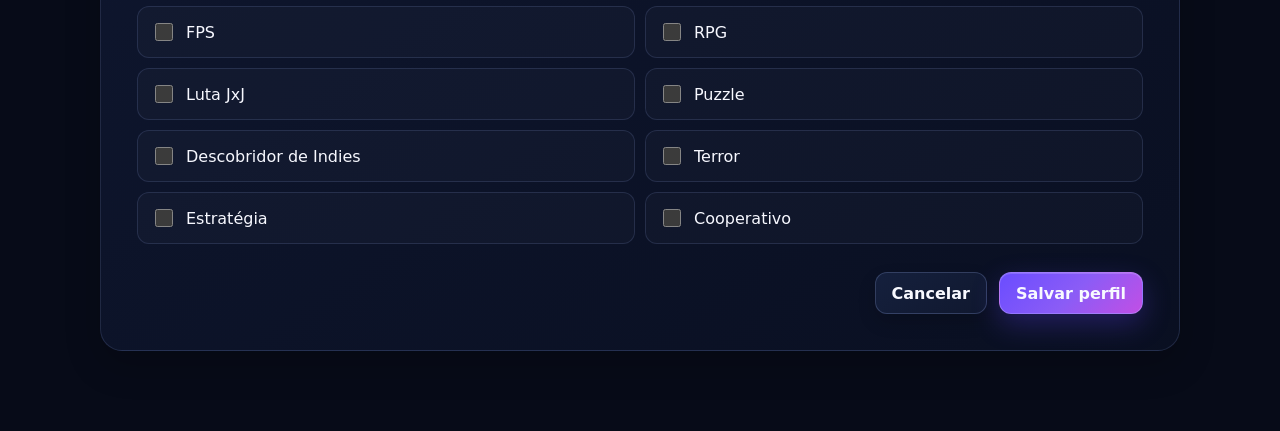
<file: perfil.html>
<!DOCTYPE html>
<html lang="pt-BR">
<head>
  <meta charset="UTF-8">
  <meta name="viewport" content="width=device-width, initial-scale=1.0">
  <meta name="theme-color" content="#070b18">
  <title>Perfil | Carteirinha Gamer</title>
  <link rel="stylesheet" href="style.css?v=4.0.0">
  <link rel="stylesheet" href="theme-v5.css?v=6.2.0">
  <link rel="stylesheet" href="auth-v62.css?v=6.2.0">
</head>
<body data-page="perfil">
  <header class="topo">
    <a class="marca" href="index.html"><span class="marca-icone">🎮</span><span>Carteirinha Gamer</span></a>
    <nav class="menu-principal">
      <a href="index.html">Início</a>
      <a href="dashboard.html">Central Gamer</a>
      <a href="biblioteca.html">Biblioteca</a>
      <a href="carteirinha.html">Carteirinha</a>
      <a href="comunidade.html">Comunidade</a>
    </nav>
    <a class="botao" href="carteirinha.html">Voltar</a>
  </header>

  <main class="pagina pagina-formulario">
    <section class="cabecalho-pagina">
      <div>
        <span class="etiqueta">Personalização</span>
        <h1>Perfil Gamer</h1>
        <p>Escolha sua identidade visual e deixe sua Carteirinha com a sua cara.</p>
      </div>
    </section>

    <form class="painel formulario-jogo" id="formPerfil">
      <fieldset>
        <legend>Identidade</legend>

        <div class="grade-formulario">
          <label class="campo campo-largo">
            Nome de jogador
            <input id="perfilNomeInput" type="text" maxlength="30" placeholder="Seu nome ou nickname">
          </label>

          <label class="campo">
            Plataforma favorita
            <input id="perfilPlataformaInput" type="text" maxlength="50" placeholder="Ex.: PC">
          </label>

          <label class="campo">
            Categoria favorita
            <input id="perfilCategoriaInput" type="text" maxlength="50" placeholder="Ex.: Survival Horror">
          </label>

          <label class="campo campo-largo">
            Jogo favorito
            <select id="perfilFavoritoInput">
              <option value="">Nenhum</option>
            </select>
          </label>
        </div>


        <div class="avatar-selector-v5">
          <div class="avatar-selector-head">
            <div>
              <span class="etiqueta">Avatar</span>
              <h3>Escolha seu personagem</h3>
              <p>São 20 avatares fixos, com estilos, aparências e visuais diferentes. Escolha o que mais combina com seu perfil.</p>
            </div>
            <div class="avatar-topo" id="avatarPreviewV5">avatar-01</div>
          </div>

          <select id="perfilAvatarInput" class="avatar-select-fallback" aria-label="Avatar selecionado">
            <option value="avatar-01">Pulse</option>
            <option value="avatar-02">Nova</option>
            <option value="avatar-03">Ember</option>
            <option value="avatar-04">Pixel</option>
            <option value="avatar-05">Orbit</option>
            <option value="avatar-06">Vibe</option>
            <option value="avatar-07">Blaze</option>
            <option value="avatar-08">Luna</option>
            <option value="avatar-09">Echo</option>
            <option value="avatar-10">Astra</option>
            <option value="avatar-11">Rift</option>
            <option value="avatar-12">Mika</option>
            <option value="avatar-13">Volt</option>
            <option value="avatar-14">Nia</option>
            <option value="avatar-15">Cosmo</option>
            <option value="avatar-16">Aya</option>
            <option value="avatar-17">Flux</option>
            <option value="avatar-18">Zuri</option>
            <option value="avatar-19">Byte</option>
            <option value="avatar-20">Kira</option>
          </select>

          <div class="avatar-grid-v5" id="avatarGridV5">
            <button type="button" class="avatar-choice-v5" data-avatar-choice="avatar-01" aria-pressed="false">
              <img src="assets/avatars/avatar-01.png" alt="Avatar Pulse">
              <span>Pulse</span>
            </button>
            <button type="button" class="avatar-choice-v5" data-avatar-choice="avatar-02" aria-pressed="false">
              <img src="assets/avatars/avatar-02.png" alt="Avatar Nova">
              <span>Nova</span>
            </button>
            <button type="button" class="avatar-choice-v5" data-avatar-choice="avatar-03" aria-pressed="false">
              <img src="assets/avatars/avatar-03.png" alt="Avatar Ember">
              <span>Ember</span>
            </button>
            <button type="button" class="avatar-choice-v5" data-avatar-choice="avatar-04" aria-pressed="false">
              <img src="assets/avatars/avatar-04.png" alt="Avatar Pixel">
              <span>Pixel</span>
            </button>
            <button type="button" class="avatar-choice-v5" data-avatar-choice="avatar-05" aria-pressed="false">
              <img src="assets/avatars/avatar-05.png" alt="Avatar Orbit">
              <span>Orbit</span>
            </button>
            <button type="button" class="avatar-choice-v5" data-avatar-choice="avatar-06" aria-pressed="false">
              <img src="assets/avatars/avatar-06.png" alt="Avatar Vibe">
              <span>Vibe</span>
            </button>
            <button type="button" class="avatar-choice-v5" data-avatar-choice="avatar-07" aria-pressed="false">
              <img src="assets/avatars/avatar-07.png" alt="Avatar Blaze">
              <span>Blaze</span>
            </button>
            <button type="button" class="avatar-choice-v5" data-avatar-choice="avatar-08" aria-pressed="false">
              <img src="assets/avatars/avatar-08.png" alt="Avatar Luna">
              <span>Luna</span>
            </button>
            <button type="button" class="avatar-choice-v5" data-avatar-choice="avatar-09" aria-pressed="false">
              <img src="assets/avatars/avatar-09.png" alt="Avatar Echo">
              <span>Echo</span>
            </button>
            <button type="button" class="avatar-choice-v5" data-avatar-choice="avatar-10" aria-pressed="false">
              <img src="assets/avatars/avatar-10.png" alt="Avatar Astra">
              <span>Astra</span>
            </button>
            <button type="button" class="avatar-choice-v5" data-avatar-choice="avatar-11" aria-pressed="false">
              <img src="assets/avatars/avatar-11.png" alt="Avatar Rift">
              <span>Rift</span>
            </button>
            <button type="button" class="avatar-choice-v5" data-avatar-choice="avatar-12" aria-pressed="false">
              <img src="assets/avatars/avatar-12.png" alt="Avatar Mika">
              <span>Mika</span>
            </button>
            <button type="button" class="avatar-choice-v5" data-avatar-choice="avatar-13" aria-pressed="false">
              <img src="assets/avatars/avatar-13.png" alt="Avatar Volt">
              <span>Volt</span>
            </button>
            <button type="button" class="avatar-choice-v5" data-avatar-choice="avatar-14" aria-pressed="false">
              <img src="assets/avatars/avatar-14.png" alt="Avatar Nia">
              <span>Nia</span>
            </button>
            <button type="button" class="avatar-choice-v5" data-avatar-choice="avatar-15" aria-pressed="false">
              <img src="assets/avatars/avatar-15.png" alt="Avatar Cosmo">
              <span>Cosmo</span>
            </button>
            <button type="button" class="avatar-choice-v5" data-avatar-choice="avatar-16" aria-pressed="false">
              <img src="assets/avatars/avatar-16.png" alt="Avatar Aya">
              <span>Aya</span>
            </button>
            <button type="button" class="avatar-choice-v5" data-avatar-choice="avatar-17" aria-pressed="false">
              <img src="assets/avatars/avatar-17.png" alt="Avatar Flux">
              <span>Flux</span>
            </button>
            <button type="button" class="avatar-choice-v5" data-avatar-choice="avatar-18" aria-pressed="false">
              <img src="assets/avatars/avatar-18.png" alt="Avatar Zuri">
              <span>Zuri</span>
            </button>
            <button type="button" class="avatar-choice-v5" data-avatar-choice="avatar-19" aria-pressed="false">
              <img src="assets/avatars/avatar-19.png" alt="Avatar Byte">
              <span>Byte</span>
            </button>
            <button type="button" class="avatar-choice-v5" data-avatar-choice="avatar-20" aria-pressed="false">
              <img src="assets/avatars/avatar-20.png" alt="Avatar Kira">
              <span>Kira</span>
            </button>
          </div>
        </div>

      </fieldset>

      <fieldset>
        <legend>Principais habilidades</legend>
        <p class="texto-suave">Marque quantas quiser. Elas aparecem na sua Carteirinha e no perfil público.</p>

        <div class="grade-checkbox" id="habilidadesCheckbox">
          <label><input type="checkbox" value="FPS"> FPS</label>
          <label><input type="checkbox" value="RPG"> RPG</label>
          <label><input type="checkbox" value="Luta JxJ"> Luta JxJ</label>
          <label><input type="checkbox" value="Puzzle"> Puzzle</label>
          <label><input type="checkbox" value="Descobridor de Indies"> Descobridor de Indies</label>
          <label><input type="checkbox" value="Terror"> Terror</label>
          <label><input type="checkbox" value="Estratégia"> Estratégia</label>
          <label><input type="checkbox" value="Cooperativo"> Cooperativo</label>
        </div>
      </fieldset>

      <div class="acoes-formulario">
        <a class="botao" href="carteirinha.html">Cancelar</a>
        <button class="botao botao-destaque" type="submit">Salvar perfil</button>
      </div>
    </form>
  </main>

  <div class="toast" id="toast" role="status" aria-live="polite"></div>
  <script src="script.js?v=6.2.0"></script>
  <script src="theme-v5.js?v=6.2.0"></script>
  <script src="auth-v62.js?v=6.2.0"></script>
</body>
</html>
</file>
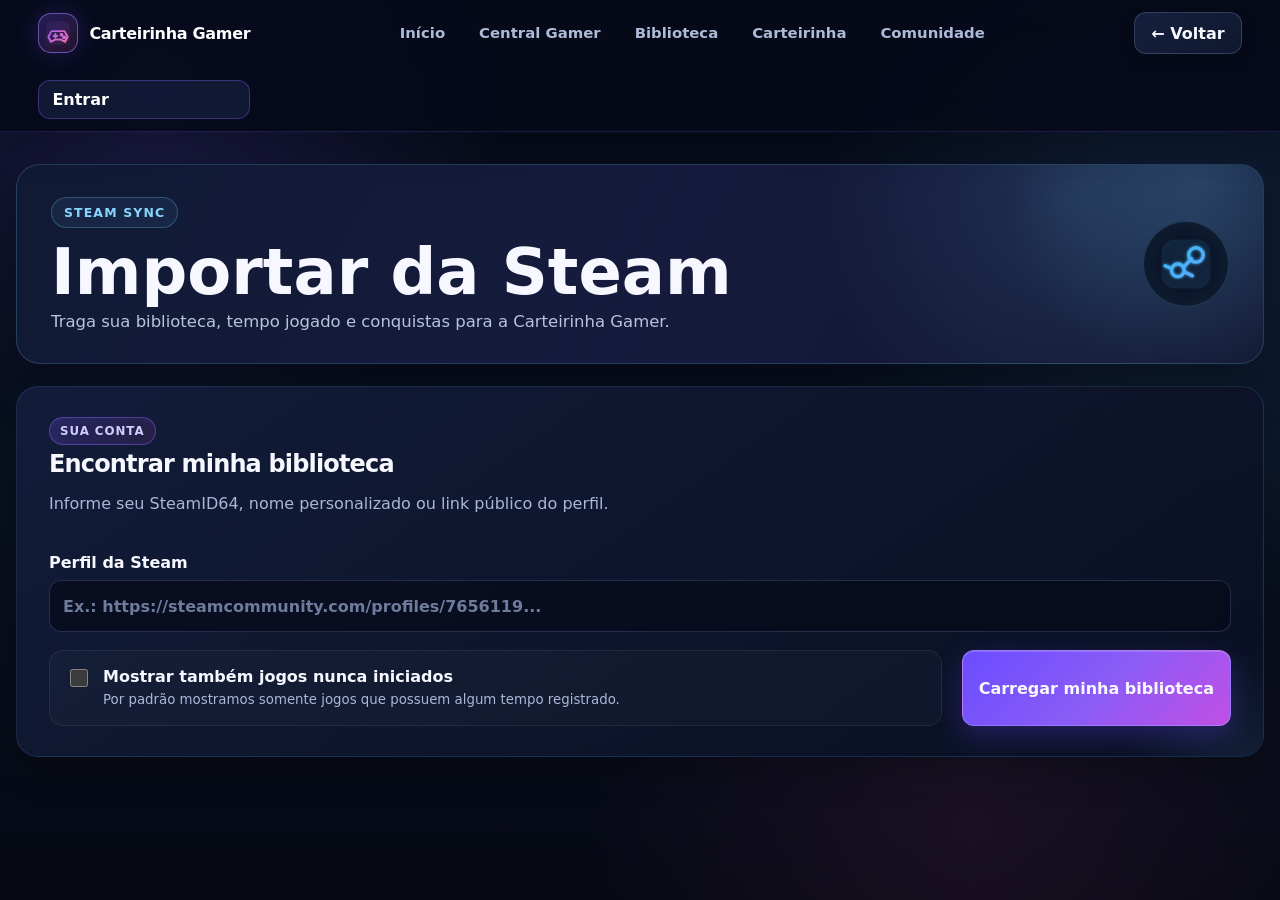
<file: steam.html>
<!DOCTYPE html>
<html lang="pt-BR">
<head>
    <meta charset="UTF-8">
    <meta name="viewport" content="width=device-width, initial-scale=1.0">
    <meta name="theme-color" content="#080d1d">
    <title>Importar da Steam | Carteirinha Gamer</title>
    <link rel="stylesheet" href="style.css?v=4.0.0">
    <link rel="stylesheet" href="theme-v5.css?v=6.2.0">
    <link rel="stylesheet" href="steam.css?v=4.0.0">
  <link rel="stylesheet" href="auth-v62.css?v=6.2.0">
</head>
<body data-page="steam">
    <header class="topo">
        <a class="marca" href="index.html">
            <span class="marca-icone">🎮</span>
            <span>Carteirinha Gamer</span>
        </a>

        <nav class="menu-principal">
            <a href="index.html">Início</a>
            <a href="dashboard.html">Central Gamer</a>
            <a href="biblioteca.html">Biblioteca</a>
            <a href="carteirinha.html">Carteirinha</a>
            <a href="comunidade.html">Comunidade</a>
        </nav>

        <a class="botao" href="dashboard.html">← Voltar</a>
    </header>

    <main class="pagina pagina-steam">
        <section class="steam-hero">
            <div class="steam-hero-conteudo">
                <div>
                    <span class="steam-badge">STEAM SYNC</span>
                    <h1>Importar da Steam</h1>
                    <p>Traga sua biblioteca, tempo jogado e conquistas para a Carteirinha Gamer.</p>
                </div>
                <div class="steam-hero-logo" aria-hidden="true"></div>
            </div>
        </section>

        <section class="painel steam-conectar">
            <div class="titulo-secao">
                <div>
                    <span class="etiqueta">Sua conta</span>
                    <h2>Encontrar minha biblioteca</h2>
                    <p class="texto-suave">Informe seu SteamID64, nome personalizado ou link público do perfil.</p>
                </div>
            </div>

            <form class="steam-formulario" id="formSteam">
                <label class="campo">
                    Perfil da Steam
                    <input id="perfilSteam" type="text" autocomplete="off" placeholder="Ex.: https://steamcommunity.com/profiles/7656119..." required>
                </label>

                <label class="steam-checkbox">
                    <input id="incluirNaoJogados" type="checkbox">
                    <span>
                        <strong>Mostrar também jogos nunca iniciados</strong>
                        <small>Por padrão mostramos somente jogos que possuem algum tempo registrado.</small>
                    </span>
                </label>

                <button class="botao botao-destaque" id="btnCarregarSteam" type="submit">Carregar minha biblioteca</button>
            </form>

            <p class="steam-status texto-suave" id="steamStatus" hidden></p>
        </section>

        <section id="steamResultados" hidden>
            <section class="painel steam-resumo">
                <div class="titulo-secao">
                    <div>
                        <span class="etiqueta">Biblioteca encontrada</span>
                        <h2>Seus jogos da Steam</h2>
                    </div>
                </div>

                <div class="estatisticas-grandes">
                    <article><span>📚</span><strong id="steamTotalBiblioteca">0</strong><p>Na biblioteca</p></article>
                    <article><span>🎮</span><strong id="steamTotalJogados">0</strong><p>Já jogados</p></article>
                    <article><span>📋</span><strong id="steamTotalExibidos">0</strong><p>Exibidos agora</p></article>
                </div>
            </section>

            <section class="painel steam-opcoes">
                <div class="titulo-secao">
                    <div>
                        <span class="etiqueta">Importação</span>
                        <h2>O que deseja trazer?</h2>
                    </div>
                </div>

                <div class="steam-opcoes-grade">
                    <label class="steam-checkbox">
                        <input id="importarTempoSteam" type="checkbox" checked>
                        <span><strong>Tempo jogado</strong><small>Usa o tempo registrado pela Steam.</small></span>
                    </label>

                    <label class="steam-checkbox">
                        <input id="importarConquistasSteam" type="checkbox" checked>
                        <span><strong>Conquistas</strong><small>Consulta as conquistas dos jogos selecionados.</small></span>
                    </label>

                    <label class="steam-checkbox">
                        <input id="definirPcSteam" type="checkbox" checked>
                        <span><strong>Plataforma PC</strong><small>Marca PC como plataforma jogada.</small></span>
                    </label>
                </div>

                <p class="steam-aviso">🔒 Sua nota, comentário, recomendação, personagem favorito e outras opiniões pessoais não serão substituídas pela Steam.</p>
            </section>

            <section class="painel steam-biblioteca">
                <div class="titulo-secao">
                    <div>
                        <span class="etiqueta">Jogos</span>
                        <h2>Escolha o que importar</h2>
                    </div>
                </div>

                <div class="steam-barra">
                    <label class="campo-pesquisa">
                        <span>🔎</span>
                        <input id="buscaSteam" type="search" placeholder="Pesquisar jogo da Steam...">
                    </label>

                    <button class="botao" id="btnSelecionarTodosSteam" type="button">✓ Selecionar todos</button>
                    <button class="botao" id="btnLimparSelecaoSteam" type="button">Limpar seleção</button>
                </div>

                <div class="steam-selecao-info">
                    <strong id="contadorSelecionadosSteam">0 selecionados</strong>
                    <span class="texto-suave">Jogos já existentes serão atualizados quando conseguirmos identificá-los.</span>
                </div>

                <div class="steam-lista" id="listaSteam"></div>
            </section>

            <section class="painel steam-progresso" id="progressoSteam" hidden>
                <div>
                    <strong>Importando...</strong>
                    <p class="texto-suave" id="textoProgressoSteam">Preparando importação.</p>
                </div>
                <div class="steam-progresso-trilho">
                    <div class="steam-progresso-barra" id="barraProgressoSteam"></div>
                </div>
            </section>

            <div class="steam-acoes-finais">
                <div class="steam-acoes-texto">
                    <strong>Pronto para importar?</strong>
                    <span>Escolha os jogos acima e confirme aqui.</span>
                </div>

                <div class="steam-acoes-botoes">
                    <a class="botao" href="biblioteca.html">Minha biblioteca</a>
                    <button class="botao botao-destaque" id="btnImportarSteam" type="button">Importar selecionados</button>
                </div>
            </div>
        </section>
    </main>

    <div class="toast" id="toast" role="status" aria-live="polite"></div>
    <script src="steam.js?v=1.0.0"></script>
    <script src="avatar-engine-v57.js?v=5.7.0"></script>
  <script src="theme-v5.js?v=6.2.0"></script>
  <script src="auth-v62.js?v=6.2.0"></script>
</body>
</html>
</file>
<file: style.css>
:root {
    --fundo: #080d1d;
    --fundo-2: #0b1024;
    --painel: #10182c;
    --painel-2: #151f38;
    --painel-3: #1a2442;
    --texto: #f7f8ff;
    --texto-suave: #aeb9d6;
    --borda: rgba(138, 154, 210, 0.20);
    --borda-forte: rgba(124, 92, 255, 0.55);
    --roxo: #7c5cff;
    --roxo-2: #9b6cff;
    --azul: #4d9cff;
    --ciano: #38d9ff;
    --rosa: #ff4fa3;
    --verde: #58e0a0;
    --laranja: #ffb35a;
    --perigo: #ff667f;
    --sombra: 0 20px 55px rgba(0, 0, 0, 0.36);
    --sombra-card: 0 12px 30px rgba(0, 0, 0, 0.24);
}

* {
    box-sizing: border-box;
}

html {
    scroll-behavior: smooth;
    color-scheme: dark;
}

body {
    margin: 0;
    min-height: 100vh;
    font-family: Inter, ui-sans-serif, system-ui, -apple-system, BlinkMacSystemFont, "Segoe UI", sans-serif;
    color: var(--texto);
    background:
        radial-gradient(circle at 12% 0%, rgba(124, 92, 255, 0.18), transparent 30%),
        radial-gradient(circle at 88% 12%, rgba(77, 156, 255, 0.11), transparent 28%),
        radial-gradient(circle at 70% 100%, rgba(255, 79, 163, 0.06), transparent 30%),
        linear-gradient(180deg, var(--fundo-2), var(--fundo));
    background-attachment: fixed;
}

body::before {
    content: "";
    position: fixed;
    inset: 0;
    z-index: -1;
    pointer-events: none;
    opacity: 0.22;
    background-image:
        linear-gradient(rgba(255,255,255,0.018) 1px, transparent 1px),
        linear-gradient(90deg, rgba(255,255,255,0.018) 1px, transparent 1px);
    background-size: 34px 34px;
    mask-image: linear-gradient(to bottom, #000, transparent 90%);
}

a {
    color: inherit;
    text-decoration: none;
}

button,
input,
select,
textarea {
    font: inherit;
}

button,
a {
    -webkit-tap-highlight-color: transparent;
}

img {
    max-width: 100%;
}

/* =========================================================
   CABEÇALHO
========================================================= */

.topo {
    position: sticky;
    top: 0;
    z-index: 50;
    display: grid;
    grid-template-columns: auto 1fr auto;
    align-items: center;
    gap: 26px;
    min-height: 72px;
    padding: 12px clamp(16px, 3vw, 44px);
    border-bottom: 1px solid rgba(124, 92, 255, 0.18);
    background: rgba(8, 13, 29, 0.84);
    backdrop-filter: blur(18px) saturate(130%);
    -webkit-backdrop-filter: blur(18px) saturate(130%);
    box-shadow: 0 8px 30px rgba(0, 0, 0, 0.16);
}

.marca {
    display: inline-flex;
    align-items: center;
    gap: 11px;
    font-weight: 900;
    letter-spacing: 0.1px;
}

.marca-icone {
    display: grid;
    place-items: center;
    width: 42px;
    height: 42px;
    border: 1px solid rgba(255,255,255,0.18);
    border-radius: 14px;
    background: linear-gradient(145deg, var(--roxo), #523bd7);
    box-shadow: 0 0 26px rgba(124, 92, 255, 0.28);
}

.menu-principal {
    display: flex;
    justify-content: center;
    gap: 8px;
    flex-wrap: wrap;
}

.menu-principal a {
    padding: 9px 12px;
    border: 1px solid transparent;
    border-radius: 12px;
    color: var(--texto-suave);
    font-size: 0.93rem;
    font-weight: 750;
    transition: 0.18s ease;
}

.menu-principal a:hover {
    color: var(--texto);
    background: rgba(255,255,255,0.045);
}

.menu-principal a.ativo {
    color: #fff;
    border-color: rgba(124, 92, 255, 0.34);
    background: linear-gradient(145deg, rgba(124,92,255,0.28), rgba(77,156,255,0.10));
    box-shadow: inset 0 0 20px rgba(124,92,255,0.08);
}

/* =========================================================
   BOTÕES
========================================================= */

.botao {
    display: inline-flex;
    align-items: center;
    justify-content: center;
    gap: 8px;
    min-height: 42px;
    padding: 10px 16px;
    border: 1px solid rgba(141, 157, 211, 0.25);
    border-radius: 12px;
    color: var(--texto);
    background: linear-gradient(145deg, rgba(24,33,58,0.96), rgba(15,23,42,0.96));
    box-shadow: 0 8px 18px rgba(0,0,0,0.16);
    font-weight: 800;
    cursor: pointer;
    transition: transform .18s ease, border-color .18s ease, filter .18s ease, box-shadow .18s ease;
}

.botao:hover {
    transform: translateY(-2px);
    border-color: rgba(124,92,255,0.55);
    filter: brightness(1.08);
}

.botao-destaque {
    border-color: rgba(155,108,255,0.60);
    background: linear-gradient(135deg, var(--roxo), #5a46e8 65%, #4c8cff);
    box-shadow: 0 10px 28px rgba(124,92,255,0.28);
}

.botao-claro {
    color: #101526;
    border-color: rgba(255,255,255,0.75);
    background: #f5f7ff;
}

.botao-largo {
    width: 100%;
}

.botao-mini {
    min-height: auto;
    padding: 7px 10px;
    font-size: .8rem;
}

.botao-perigo {
    color: #ffb8c4;
    border-color: rgba(255,102,127,0.42);
    background: rgba(255,102,127,0.08);
}

/* =========================================================
   LAYOUT GERAL
========================================================= */

.layout-principal {
    width: min(1480px, calc(100% - 32px));
    margin: 28px auto;
    display: grid;
    grid-template-columns: minmax(0,1fr) 340px;
    gap: 24px;
}

.pagina {
    width: min(1320px, calc(100% - 32px));
    margin: 32px auto 80px;
}

.pagina-formulario {
    max-width: 1080px;
}

.painel,
.painel-neon {
    border: 1px solid var(--borda);
    border-radius: 22px;
    background:
        linear-gradient(145deg, rgba(18,27,49,0.98), rgba(11,18,35,0.98));
    box-shadow: var(--sombra-card);
}

.painel:hover {
    border-color: rgba(124,92,255,0.28);
}

.titulo-secao,
.cabecalho-pagina {
    display: flex;
    align-items: end;
    justify-content: space-between;
    gap: 16px;
}

.cabecalho-pagina {
    margin-bottom: 22px;
}

.titulo-secao h1,
.titulo-secao h2,
.cabecalho-pagina h1 {
    margin: 5px 0 0;
}

.cabecalho-pagina h1 {
    font-size: clamp(2rem, 5vw, 3.8rem);
    line-height: 1;
    letter-spacing: -0.04em;
}

.cabecalho-pagina p,
.texto-suave {
    color: var(--texto-suave);
}

.cabecalho-pagina p {
    margin: 10px 0 0;
}

.etiqueta {
    display: inline-flex;
    align-items: center;
    gap: 6px;
    width: fit-content;
    padding: 6px 10px;
    border: 1px solid rgba(124,92,255,0.40);
    border-radius: 999px;
    color: #c9c1ff;
    background: rgba(124,92,255,0.12);
    font-size: .74rem;
    font-weight: 900;
    letter-spacing: .08em;
    text-transform: uppercase;
}

.etiqueta-clara {
    color: #111728;
    background: rgba(255,255,255,0.88);
    border-color: rgba(255,255,255,0.9);
}

.link-discreto,
.link-botao {
    color: #bdb4ff;
    font-weight: 800;
}

.link-discreto:hover,
.link-botao:hover {
    color: #fff;
}

.link-botao {
    padding: 0;
    border: 0;
    background: transparent;
    cursor: pointer;
}

/* =========================================================
   HOME
========================================================= */

.noticias {
    padding: clamp(20px, 3vw, 34px);
}

.destaque-principal {
    position: relative;
    overflow: hidden;
    min-height: 320px;
    margin: 26px 0;
    display: grid;
    grid-template-columns: 1.12fr .88fr;
    align-items: center;
    border: 1px solid rgba(124,92,255,0.42);
    border-radius: 26px;
    background:
        radial-gradient(circle at 80% 20%, rgba(255,79,163,0.18), transparent 25%),
        linear-gradient(135deg, #111b39, #17133b 55%, #091225);
    box-shadow: 0 22px 50px rgba(0,0,0,0.35), inset 0 0 40px rgba(124,92,255,0.06);
}

.destaque-principal::after {
    content: "";
    position: absolute;
    inset: 0;
    background: linear-gradient(115deg, transparent 55%, rgba(77,156,255,.08));
    pointer-events: none;
}

.destaque-texto {
    position: relative;
    z-index: 1;
    padding: clamp(24px,5vw,56px);
}

.destaque-texto h2 {
    margin: 14px 0 12px;
    max-width: 680px;
    font-size: clamp(2rem,4.8vw,4rem);
    line-height: .98;
    letter-spacing: -.04em;
}

.destaque-texto p {
    max-width: 700px;
    margin-bottom: 24px;
    color: #c7d0e8;
    font-size: 1.06rem;
    font-weight: 600;
}

.destaque-arte {
    position: relative;
    min-height: 280px;
    display: grid;
    place-items: center;
}

.controle {
    position: relative;
    z-index: 2;
    font-size: clamp(7rem,14vw,12rem);
    transform: rotate(-8deg);
    filter: drop-shadow(0 0 30px rgba(124,92,255,.45));
}

.estrela {
    position: absolute;
    color: #fff;
    filter: drop-shadow(0 0 14px rgba(77,156,255,.7));
}

.estrela-1 { top: 18%; left: 10%; font-size: 3rem; transform: rotate(-18deg); }
.estrela-2 { top: 12%; right: 12%; font-size: 2.2rem; transform: rotate(14deg); }
.estrela-3 { bottom: 12%; right: 18%; font-size: 3.8rem; transform: rotate(8deg); }

.grade-cards {
    display: grid;
    grid-template-columns: repeat(3,minmax(0,1fr));
    gap: 16px;
}

.card-noticia,
.card-acao {
    border: 1px solid var(--borda);
    border-radius: 18px;
    background: linear-gradient(145deg, rgba(20,29,52,.98), rgba(12,20,38,.98));
}

.card-noticia {
    padding: 20px;
}

.card-noticia h3,
.card-acao h2 {
    margin: 14px 0 8px;
}

.card-noticia p,
.card-acao p {
    color: var(--texto-suave);
    line-height: 1.55;
}

.card-icone {
    font-size: 2.4rem;
}

.coluna-lateral {
    display: flex;
    flex-direction: column;
    gap: 24px;
}

.perfil-mini {
    padding: 24px;
    text-align: center;
}

.avatar-grande,
.avatar-carteirinha,
.avatar-topo {
    display: grid;
    place-items: center;
    border: 1px solid rgba(154,139,255,.7);
    background: linear-gradient(145deg, #2a1d64, #1b2e67);
    box-shadow: 0 10px 30px rgba(124,92,255,.22), inset 0 0 25px rgba(255,255,255,.04);
}

.avatar-grande {
    width: 96px;
    height: 96px;
    margin: 0 auto 18px;
    border-radius: 24px;
    font-size: 3rem;
}

.avatar-topo {
    width: 72px;
    height: 72px;
    border-radius: 18px;
    font-size: 2.2rem;
}

.perfil-mini h2 { margin: 4px 0 20px; }

.mini-estatisticas {
    display: grid;
    grid-template-columns: repeat(3,1fr);
    gap: 8px;
    margin-bottom: 16px;
}

.mini-estatisticas div {
    padding: 12px 6px;
    border: 1px solid var(--borda);
    border-radius: 14px;
    background: rgba(255,255,255,.035);
}

.mini-estatisticas strong,
.mini-estatisticas span { display: block; }
.mini-estatisticas strong { font-size: 1.3rem; }
.mini-estatisticas span { margin-top: 4px; color: var(--texto-suave); font-size: .78rem; }

.mini-favorito {
    margin: 16px 0;
    padding: 14px;
    border: 1px dashed rgba(124,92,255,.28);
    border-radius: 14px;
    text-align: left;
}

.mini-favorito span,
.mini-favorito strong { display: block; }
.mini-favorito span { color: var(--texto-suave); font-size: .8rem; }
.mini-favorito strong { margin-top: 4px; }

.propaganda { min-height: 260px; padding: 20px; }

.propaganda-miolo {
    min-height: 190px;
    display: grid;
    place-items: center;
    align-content: center;
    gap: 8px;
    margin-top: 16px;
    padding: 20px;
    border: 1px dashed rgba(124,92,255,.28);
    border-radius: 16px;
    text-align: center;
}

.propaganda-miolo span { font-size: 2.5rem; }
.propaganda-miolo p { margin: 0; color: var(--texto-suave); }

.rodape {
    display: flex;
    justify-content: space-between;
    gap: 20px;
    padding: 24px clamp(18px,4vw,60px);
    border-top: 1px solid var(--borda);
    color: var(--texto-suave);
}

/* =========================================================
   DASHBOARD V4
========================================================= */

.dashboard-shell {
    width: min(1580px, calc(100% - 28px));
    margin: 18px auto 70px;
    display: grid;
    grid-template-columns: 228px minmax(0,1fr);
    gap: 18px;
}

.dashboard-sidebar {
    position: sticky;
    top: 90px;
    align-self: start;
    min-height: calc(100vh - 112px);
    padding: 14px;
    overflow: hidden;
}

.sidebar-menu {
    display: grid;
    gap: 8px;
}

.sidebar-item {
    display: flex;
    align-items: center;
    gap: 11px;
    padding: 12px 12px;
    border: 1px solid transparent;
    border-radius: 13px;
    color: var(--texto-suave);
    transition: .18s ease;
}

.sidebar-item:hover {
    color: #fff;
    background: rgba(255,255,255,.035);
}

.sidebar-item.ativo {
    color: #fff;
    border-color: rgba(124,92,255,.45);
    background: linear-gradient(135deg, rgba(124,92,255,.28), rgba(77,156,255,.10));
    box-shadow: 0 0 25px rgba(124,92,255,.10);
}

.sidebar-item span { font-size: 1.25rem; }
.sidebar-item strong { font-size: .88rem; }

.sidebar-poster {
    margin-top: 18px;
    min-height: 230px;
    padding: 22px 16px;
    display: flex;
    flex-direction: column;
    justify-content: center;
    align-items: center;
    border: 1px solid rgba(124,92,255,.25);
    border-radius: 18px;
    text-align: center;
    background:
        radial-gradient(circle at 50% 20%, rgba(124,92,255,.22), transparent 34%),
        linear-gradient(155deg, rgba(32,22,82,.75), rgba(9,18,43,.95));
}

.sidebar-controle {
    margin-bottom: 10px;
    font-size: 4.5rem;
    filter: drop-shadow(0 0 20px rgba(124,92,255,.55));
}

.sidebar-poster strong {
    display: block;
    letter-spacing: .08em;
    line-height: 1.3;
}

.sidebar-risco {
    margin-top: 10px;
    color: var(--roxo-2);
    letter-spacing: .25em;
}

.sidebar-frase {
    margin: 14px 0 0;
    padding: 16px;
    border: 1px solid rgba(77,156,255,.18);
    border-radius: 16px;
    color: #c8d7ff;
    background: linear-gradient(145deg, rgba(77,156,255,.08), rgba(255,79,163,.06));
    font-size: .9rem;
    font-weight: 700;
    line-height: 1.5;
}

.dashboard-main {
    min-width: 0;
}

.dashboard-hero {
    position: relative;
    min-height: 260px;
    overflow: hidden;
    display: grid;
    grid-template-columns: 1.05fr .95fr;
    align-items: stretch;
    border-color: rgba(124,92,255,.45);
    background:
        radial-gradient(circle at 68% 30%, rgba(124,92,255,.18), transparent 30%),
        linear-gradient(120deg, #101a39, #181143 58%, #0a1229);
    box-shadow: 0 22px 50px rgba(0,0,0,.34), inset 0 0 44px rgba(124,92,255,.05);
}

.dashboard-hero::before {
    content: "";
    position: absolute;
    inset: 0;
    pointer-events: none;
    background:
        linear-gradient(90deg, rgba(8,13,29,.15), transparent 40%, rgba(255,79,163,.06)),
        repeating-linear-gradient(135deg, transparent 0 28px, rgba(255,255,255,.014) 28px 29px);
}

.dashboard-hero-copy {
    position: relative;
    z-index: 2;
    padding: clamp(24px,4vw,44px);
    align-self: center;
}

.dashboard-hero-copy h1 {
    margin: 12px 0 10px;
    max-width: 720px;
    font-size: clamp(2.2rem,4.8vw,4.3rem);
    line-height: .95;
    letter-spacing: -.05em;
}

.dashboard-hero-copy h1 em {
    display: block;
    font-style: normal;
    background: linear-gradient(90deg, #78a8ff, #8c63ff, #ff5ca8);
    -webkit-background-clip: text;
    background-clip: text;
    color: transparent;
}

.dashboard-hero-copy p {
    max-width: 640px;
    margin: 0;
    color: #c8d1e8;
    line-height: 1.55;
    font-size: 1rem;
}

.hero-detalhes {
    display: flex;
    flex-wrap: wrap;
    gap: 10px;
    margin-top: 18px;
    color: #aab8ff;
    font-size: .74rem;
    font-weight: 900;
    letter-spacing: .11em;
}

.dashboard-hero-arte {
    position: relative;
    min-height: 260px;
    overflow: hidden;
}

.dashboard-hero-arte::after {
    content: "";
    position: absolute;
    inset: 0;
    pointer-events: none;
    background: linear-gradient(90deg, #15133f 0%, transparent 30%, transparent 80%, rgba(8,13,29,.28) 100%);
}

.dashboard-hero-arte img {
    width: 100%;
    height: 100%;
    min-height: 260px;
    object-fit: cover;
    object-position: center;
    display: block;
    filter: saturate(1.08) contrast(1.03);
}

.dashboard-content-grid {
    display: grid;
    grid-template-columns: minmax(0,1fr) 360px;
    gap: 18px;
    margin-top: 18px;
}

.dashboard-centro,
.dashboard-direita {
    min-width: 0;
}

.dashboard-direita {
    display: flex;
    flex-direction: column;
    gap: 18px;
}

.grade-menu {
    display: grid;
    grid-template-columns: repeat(3,minmax(0,1fr));
    gap: 14px;
}

.grade-menu-v4 .card-acao {
    position: relative;
    min-height: 178px;
    padding: 18px;
    display: grid;
    grid-template-columns: auto 1fr auto;
    align-items: start;
    gap: 13px;
    overflow: hidden;
    color: inherit;
    background: linear-gradient(145deg, rgba(19,28,51,.98), rgba(11,19,36,.98));
    transition: transform .18s ease, border-color .18s ease, box-shadow .18s ease, background .18s ease;
}

.grade-menu-v4 .card-acao::before {
    content: "";
    position: absolute;
    width: 160px;
    height: 160px;
    right: -60px;
    top: -70px;
    border-radius: 50%;
    background: radial-gradient(circle, rgba(124,92,255,.16), transparent 65%);
    pointer-events: none;
}

.grade-menu-v4 .card-acao:hover {
    transform: translateY(-4px);
    border-color: rgba(124,92,255,.52);
    box-shadow: 0 16px 34px rgba(0,0,0,.28), 0 0 24px rgba(124,92,255,.06);
}

.grade-menu-v4 .card-acao h2 {
    margin: 3px 0 7px;
    font-size: 1.05rem;
}

.grade-menu-v4 .card-acao p {
    margin: 0;
    font-size: .84rem;
    line-height: 1.45;
}

.card-acao-icone {
    display: grid;
    place-items: center;
    width: 44px;
    height: 44px;
    border-radius: 13px;
    background: rgba(124,92,255,.10);
    font-size: 1.75rem;
}

.card-seta {
    align-self: end;
    justify-self: end;
    display: grid;
    place-items: center;
    width: 34px;
    height: 34px;
    border: 1px solid rgba(255,255,255,.12);
    border-radius: 50%;
    color: #d7dbff;
    background: rgba(255,255,255,.035);
}

.card-biblioteca .card-acao-icone { color: #74a6ff; background: rgba(77,156,255,.10); }
.card-adicionar .card-acao-icone { color: #ff709f; background: rgba(255,79,163,.10); }
.card-steam .card-acao-icone { background: rgba(102,192,244,.08); }
.card-carteirinha .card-acao-icone { color: #64e6c2; background: rgba(88,224,160,.08); }
.card-historico .card-acao-icone { color: #ffbd6f; background: rgba(255,179,90,.08); }
.card-perfil .card-acao-icone { color: #a782ff; background: rgba(124,92,255,.10); }
.card-comunidade .card-acao-icone { color: #ff6caf; background: rgba(255,79,163,.10); }
.card-configuracoes .card-acao-icone { color: #6fb1ff; background: rgba(77,156,255,.10); }

.steam-card-icone {
    padding: 8px;
}

.steam-card-icone img {
    width: 100%;
    height: 100%;
    display: block;
    object-fit: contain;
}

.resumo-dashboard {
    margin-top: 18px;
    padding: 22px;
}

.resumo-dashboard-v4 {
    background:
        radial-gradient(circle at 100% 0, rgba(77,156,255,.07), transparent 28%),
        linear-gradient(145deg, rgba(18,27,49,.98), rgba(11,18,35,.98));
}

.estatisticas-grandes {
    display: grid;
    grid-template-columns: repeat(4,minmax(0,1fr));
    gap: 12px;
    margin-top: 18px;
}

.estatisticas-grandes article {
    padding: 16px;
    border: 1px solid var(--borda);
    border-radius: 15px;
    background: rgba(255,255,255,.028);
}

.estatisticas-grandes article > span {
    font-size: 1.5rem;
}

.estatisticas-grandes strong {
    display: block;
    margin-top: 9px;
    font-size: clamp(1.35rem,2vw,2rem);
}

.estatisticas-grandes p {
    margin: 4px 0 0;
    color: var(--texto-suave);
    font-size: .82rem;
}

.stat-roxo { border-color: rgba(124,92,255,.32) !important; }
.stat-verde { border-color: rgba(88,224,160,.28) !important; }
.stat-rosa { border-color: rgba(255,102,127,.28) !important; }
.stat-azul { border-color: rgba(77,156,255,.28) !important; }

.dashboard-card-perfil,
.dashboard-comunidade-preview {
    padding: 18px;
}

.dashboard-card-topo {
    display: flex;
    justify-content: space-between;
    gap: 12px;
    align-items: flex-start;
    margin-bottom: 14px;
}

.dashboard-card-topo h2 {
    margin: 7px 0 0;
    font-size: 1.12rem;
}

.mini-carteirinha-neon {
    overflow: hidden;
    border: 1px solid rgba(155,108,255,.45);
    border-radius: 18px;
    background:
        radial-gradient(circle at 80% 18%, rgba(255,79,163,.10), transparent 24%),
        linear-gradient(140deg, #151235, #131c3c 56%, #0d1730);
    box-shadow: inset 0 0 26px rgba(124,92,255,.08), 0 10px 30px rgba(0,0,0,.28);
}

.mini-card-faixa {
    display: flex;
    justify-content: space-between;
    gap: 10px;
    padding: 11px 13px;
    border-bottom: 1px solid rgba(255,255,255,.10);
    background: linear-gradient(90deg, rgba(124,92,255,.34), rgba(255,79,163,.20));
    font-size: .73rem;
    font-weight: 900;
    letter-spacing: .04em;
}

.mini-card-corpo {
    display: grid;
    grid-template-columns: 84px 1fr;
    gap: 13px;
    padding: 15px;
}

.mini-card-avatar {
    display: grid;
    place-items: center;
    width: 84px;
    height: 84px;
    border: 1px solid rgba(255,255,255,.14);
    border-radius: 18px;
    background: linear-gradient(145deg, rgba(124,92,255,.30), rgba(77,156,255,.14));
    font-size: 2.8rem;
    box-shadow: inset 0 0 18px rgba(255,255,255,.04);
}

.mini-card-info {
    min-width: 0;
}

.mini-card-info small {
    color: #8e9fc8;
    font-weight: 800;
    letter-spacing: .08em;
}

.mini-card-info > strong {
    display: block;
    margin: 3px 0 8px;
    overflow: hidden;
    text-overflow: ellipsis;
    white-space: nowrap;
    font-size: 1.4rem;
}

.mini-card-info p {
    margin: 5px 0;
    color: #c7d0e8;
    font-size: .82rem;
}

.mini-card-tags {
    display: flex;
    gap: 7px;
    flex-wrap: wrap;
    padding: 0 15px 15px;
}

.mini-card-tags span {
    padding: 6px 9px;
    border: 1px solid rgba(124,92,255,.28);
    border-radius: 999px;
    color: #d5d0ff;
    background: rgba(124,92,255,.10);
    font-size: .74rem;
    font-weight: 800;
}

.dashboard-comunidade-preview {
    background:
        radial-gradient(circle at 100% 0, rgba(255,79,163,.10), transparent 32%),
        linear-gradient(145deg, rgba(20,27,48,.98), rgba(11,18,35,.98));
}

.dashboard-comunidade-preview h2 {
    margin: 9px 0 7px;
}

.dashboard-comunidade-preview p {
    margin: 0 0 16px;
    color: var(--texto-suave);
    line-height: 1.5;
}

.comunidade-orbes {
    display: flex;
    margin: 12px 0 18px;
}

.comunidade-orbes span {
    display: grid;
    place-items: center;
    width: 42px;
    height: 42px;
    margin-right: -7px;
    border: 2px solid #10182c;
    border-radius: 50%;
    background: linear-gradient(145deg, #2c245f, #18294d);
}

/* =========================================================
   BIBLIOTECA
========================================================= */

.barra-filtros {
    display: grid;
    grid-template-columns: minmax(220px,1fr) 220px 220px;
    gap: 12px;
    padding: 18px;
    border-bottom: 1px solid var(--borda);
}

.campo-pesquisa {
    display: flex;
    align-items: center;
    gap: 8px;
    min-height: 44px;
    padding: 0 12px;
    border: 1px solid var(--borda);
    border-radius: 12px;
    background: #0c1325;
}

.campo-pesquisa:focus-within {
    border-color: rgba(124,92,255,.55);
    box-shadow: 0 0 0 3px rgba(124,92,255,.08);
}

.campo-pesquisa input {
    width: 100%;
    border: 0;
    outline: 0;
    color: var(--texto);
    background: transparent;
}

select,
input,
textarea {
    color: var(--texto);
    border: 1px solid var(--borda);
    background: #0c1325;
}

::placeholder {
    color: #6f7b9a;
}

.barra-filtros select {
    min-height: 44px;
    padding: 0 12px;
    border-radius: 12px;
}

.tabela-wrapper {
    overflow-x: auto;
}

.tabela-jogos {
    width: 100%;
    min-width: 980px;
    border-collapse: collapse;
}

.tabela-jogos th,
.tabela-jogos td {
    padding: 16px;
    border-bottom: 1px solid rgba(141,157,211,.14);
    text-align: left;
    vertical-align: middle;
}

.tabela-jogos th {
    color: #8996b9;
    background: rgba(8,13,29,.20);
    font-size: .78rem;
    text-transform: uppercase;
    letter-spacing: .07em;
}

.tabela-jogos tbody tr {
    transition: background .15s ease;
}

.tabela-jogos tbody tr:hover {
    background: rgba(124,92,255,.045);
}

.nome-jogo-tabela {
    font-weight: 900;
}

.tag-status {
    display: inline-block;
    padding: 6px 9px;
    border: 1px solid rgba(124,92,255,.32);
    border-radius: 999px;
    color: #d2cbff;
    background: rgba(124,92,255,.12);
    font-size: .76rem;
    font-weight: 900;
}

.acoes-tabela {
    display: flex;
    gap: 8px;
    flex-wrap: wrap;
}

.estado-vazio {
    padding: 60px 20px;
    text-align: center;
}

.estado-vazio > span { font-size: 4rem; }

/* =========================================================
   FORMULÁRIOS / CATÁLOGO
========================================================= */

.formulario-jogo {
    padding: clamp(20px,4vw,36px);
}

.formulario-jogo fieldset {
    margin: 0 0 28px;
    padding: 0;
    border: 0;
}

.formulario-jogo legend {
    width: 100%;
    margin-bottom: 16px;
    padding-bottom: 10px;
    border-bottom: 1px solid var(--borda);
    font-size: 1.2rem;
    font-weight: 900;
}

.grade-formulario {
    display: grid;
    grid-template-columns: repeat(2,minmax(0,1fr));
    gap: 16px;
}

.campo {
    display: flex;
    flex-direction: column;
    gap: 8px;
    font-weight: 800;
}

.campo input,
.campo select,
.campo textarea {
    width: 100%;
    padding: 12px 13px;
    border-radius: 12px;
    outline: none;
}

.campo input:focus,
.campo select:focus,
.campo textarea:focus {
    border-color: rgba(124,92,255,.66);
    box-shadow: 0 0 0 3px rgba(124,92,255,.09);
}

.campo small {
    color: var(--texto-suave);
    font-weight: 500;
}

.campo-largo { grid-column: span 1; }
.campo-total { grid-column: 1 / -1; }

.acoes-formulario {
    display: flex;
    justify-content: flex-end;
    gap: 12px;
}

.busca-catalogo {
    margin-bottom: 30px;
    padding: 22px;
    border: 1px solid rgba(124,92,255,.22);
    border-radius: 18px;
    background: linear-gradient(145deg, rgba(124,92,255,.07), rgba(77,156,255,.03));
}

.busca-catalogo-cabecalho {
    display: flex;
    justify-content: space-between;
    align-items: flex-start;
    gap: 18px;
    margin-bottom: 18px;
}

.busca-catalogo-cabecalho h2 { margin: 8px 0 5px; }
.busca-catalogo-cabecalho p { margin: 0; }
.busca-catalogo-linha { display: grid; grid-template-columns: 1fr; }

.busca-catalogo-controles {
    display: grid;
    grid-template-columns: minmax(0,1fr) auto;
    gap: 10px;
}

.busca-catalogo-controles input { min-height: 46px; }
.busca-catalogo-controles .botao { min-width: 125px; }
.status-catalogo { margin: 14px 0 0; }

.resultados-catalogo {
    display: grid;
    grid-template-columns: repeat(2,minmax(0,1fr));
    gap: 10px;
    margin-top: 14px;
}

.resultado-catalogo {
    display: grid;
    grid-template-columns: 74px minmax(0,1fr) auto;
    gap: 12px;
    align-items: center;
    width: 100%;
    min-height: 92px;
    padding: 9px;
    border: 1px solid var(--borda);
    border-radius: 14px;
    color: var(--texto);
    background: #0d1427;
    text-align: left;
    cursor: pointer;
    transition: .16s ease;
}

.resultado-catalogo:hover {
    transform: translateY(-2px);
    border-color: rgba(124,92,255,.55);
    background: #121b31;
}

.resultado-catalogo-capa {
    display: grid;
    place-items: center;
    width: 74px;
    height: 74px;
    overflow: hidden;
    border-radius: 11px;
    background: rgba(255,255,255,.05);
}

.resultado-catalogo-capa img,
.catalogo-capa-selecionada img {
    width: 100%;
    height: 100%;
    object-fit: cover;
}

.resultado-catalogo-sem-capa { font-size: 2rem; }
.resultado-catalogo-info { min-width: 0; }
.resultado-catalogo-info strong,
.resultado-catalogo-info small { display: block; }
.resultado-catalogo-info strong { overflow: hidden; text-overflow: ellipsis; white-space: nowrap; }
.resultado-catalogo-info small { margin-top: 6px; color: var(--texto-suave); line-height: 1.4; }
.resultado-catalogo-seta { padding-right: 6px; color: var(--roxo-2); font-size: 1.4rem; font-weight: 900; }

.jogo-catalogo-selecionado {
    display: grid;
    grid-template-columns: 110px minmax(0,1fr) auto;
    gap: 18px;
    align-items: center;
    margin-top: 18px;
    padding: 14px;
    border: 1px solid rgba(124,92,255,.52);
    border-radius: 16px;
    background: rgba(124,92,255,.07);
}

.jogo-catalogo-selecionado[hidden] { display: none; }

.catalogo-capa-selecionada {
    display: grid;
    place-items: center;
    width: 110px;
    height: 110px;
    overflow: hidden;
    border-radius: 14px;
    background: rgba(255,255,255,.05);
    font-size: 2.6rem;
}

.catalogo-selecionado-info h3 { margin: 7px 0 6px; }
.catalogo-selecionado-info p { margin: 3px 0; }
.catalogo-plataformas-disponiveis { margin-top: 12px; }
.catalogo-plataformas-disponiveis > strong { display: block; margin-bottom: 8px; font-size: .82rem; }
.lista-tags-compacta { gap: 7px; }

.tag-catalogo-plataforma,
.tag-detalhe,
.habilidade {
    padding: 7px 10px;
    border: 1px solid rgba(124,92,255,.34);
    border-radius: 999px;
    color: #d7d1ff;
    background: rgba(124,92,255,.11);
    font-size: .78rem;
    font-weight: 900;
}

.seletor-plataformas {
    padding: 14px;
    border: 1px solid var(--borda);
    border-radius: 14px;
    background: rgba(124,92,255,.04);
}

.seletor-plataformas[hidden] { display: none; }
.seletor-plataformas p { margin: 0 0 12px; font-weight: 500; }
.opcoes-plataformas { display: flex; flex-wrap: wrap; gap: 9px; }

.opcao-plataforma {
    display: inline-flex;
    align-items: center;
    gap: 8px;
    padding: 9px 11px;
    border: 1px solid var(--borda);
    border-radius: 999px;
    color: var(--texto);
    background: #0c1325;
    font-size: .86rem;
    font-weight: 800;
    cursor: pointer;
    transition: .16s ease;
}

.opcao-plataforma:hover,
.opcao-plataforma:has(input:checked) {
    border-color: rgba(124,92,255,.55);
    background: rgba(124,92,255,.11);
}

.opcao-plataforma input {
    width: 16px;
    height: 16px;
    margin: 0;
    accent-color: var(--roxo);
}

/* =========================================================
   CARTEIRINHA
========================================================= */

.carteirinha-completa {
    display: grid;
    gap: 22px;
}

.cartao-identidade {
    position: relative;
    overflow: hidden;
    border: 1px solid rgba(155,108,255,.62);
    border-radius: 28px;
    color: var(--texto);
    background:
        radial-gradient(circle at 90% 14%, rgba(255,79,163,.16), transparent 26%),
        radial-gradient(circle at 16% 80%, rgba(77,156,255,.12), transparent 28%),
        linear-gradient(135deg, #17143d, #1a2150 52%, #0f1935);
    box-shadow: 0 24px 60px rgba(0,0,0,.38), inset 0 0 44px rgba(124,92,255,.07);
}

.cartao-identidade::before {
    content: "";
    position: absolute;
    inset: 0;
    pointer-events: none;
    opacity: .18;
    background-image:
        radial-gradient(circle at 12% 22%, rgba(255,255,255,.18) 0 1px, transparent 2px),
        radial-gradient(circle at 78% 66%, rgba(255,255,255,.12) 0 1px, transparent 2px);
    background-size: 44px 44px, 58px 58px;
}

.faixa-cartao {
    position: relative;
    z-index: 1;
    display: flex;
    justify-content: space-between;
    gap: 20px;
    padding: 14px 22px;
    border-bottom: 1px solid rgba(255,255,255,.12);
    background: linear-gradient(90deg, rgba(124,92,255,.34), rgba(255,79,163,.16));
    font-weight: 900;
    letter-spacing: .08em;
}

.identidade-conteudo {
    position: relative;
    z-index: 1;
    display: grid;
    grid-template-columns: 150px 1fr;
    gap: 28px;
    align-items: center;
    padding: 32px;
}

.avatar-carteirinha {
    width: 140px;
    height: 140px;
    border-radius: 28px;
    font-size: 4.7rem;
}

.identidade-conteudo h1 {
    margin: 4px 0 16px;
    font-size: clamp(2.4rem,6vw,5rem);
    line-height: .95;
}

.identidade-conteudo .texto-suave { color: #b7c3df; }

.estatisticas-cartao {
    position: relative;
    z-index: 1;
    margin: 0;
    padding: 0 32px 32px;
}

.estatisticas-cartao article {
    border-color: rgba(255,255,255,.10);
    background: rgba(255,255,255,.035);
}

.habilidades {
    display: flex;
    gap: 10px;
    flex-wrap: wrap;
    padding: 22px;
}

.grade-checkbox {
    display: grid;
    grid-template-columns: repeat(2,minmax(0,1fr));
    gap: 10px;
}

.grade-checkbox label {
    display: flex;
    gap: 10px;
    align-items: center;
    padding: 13px;
    border: 1px solid var(--borda);
    border-radius: 12px;
    background: rgba(255,255,255,.025);
    cursor: pointer;
}

.grade-checkbox input { width: 18px; height: 18px; accent-color: var(--roxo); }

.card-favorito {
    display: grid;
    grid-template-columns: auto 1fr;
    gap: 18px;
    padding: 24px;
    align-items: center;
}

.card-favorito-icone {
    display: grid;
    place-items: center;
    width: 86px;
    height: 86px;
    border: 1px solid rgba(124,92,255,.42);
    border-radius: 20px;
    color: #fff;
    background: linear-gradient(145deg, #24195c, #163059);
    font-size: 2.7rem;
    box-shadow: 0 10px 26px rgba(0,0,0,.28);
}

.card-favorito h3 { margin: 0 0 6px; }
.card-favorito p { margin: 4px 0; color: var(--texto-suave); }

/* =========================================================
   HISTÓRICO
========================================================= */

.linha-tempo { padding: 24px; }

.item-historico {
    position: relative;
    margin-left: 12px;
    padding: 0 0 26px 28px;
    border-left: 2px solid rgba(124,92,255,.24);
}

.item-historico::before {
    content: "";
    position: absolute;
    left: -7px;
    top: 4px;
    width: 12px;
    height: 12px;
    border-radius: 50%;
    background: var(--roxo);
    box-shadow: 0 0 0 4px var(--painel), 0 0 18px rgba(124,92,255,.55);
}

.item-historico h3 { margin: 0; }
.item-historico time { color: var(--texto-suave); font-size: .85rem; }
.item-historico pre {
    white-space: pre-wrap;
    margin: 10px 0 0;
    padding: 12px;
    border: 1px solid var(--borda);
    border-radius: 12px;
    color: #d9def0;
    background: #0c1325;
    font-family: inherit;
}

/* =========================================================
   DETALHES DO JOGO
========================================================= */

.detalhe-hero {
    display: grid;
    grid-template-columns: auto 1fr auto;
    align-items: center;
    gap: 24px;
    padding: 28px;
    margin-bottom: 22px;
}

.detalhe-icone {
    display: grid;
    place-items: center;
    width: 120px;
    height: 120px;
    border: 1px solid rgba(124,92,255,.5);
    border-radius: 26px;
    background: linear-gradient(145deg, #281b65, #17335d);
    box-shadow: 0 14px 30px rgba(0,0,0,.28);
    font-size: 4rem;
}

.detalhe-titulo h1 {
    margin: 8px 0 12px;
    font-size: clamp(2.3rem,5vw,4.5rem);
    line-height: 1;
}

.detalhe-resumo { display: flex; flex-wrap: wrap; gap: 10px; }
.detalhe-resumo span {
    padding: 7px 11px;
    border: 1px solid var(--borda);
    border-radius: 999px;
    color: #cbd4e9;
    background: rgba(255,255,255,.035);
}

.grade-detalhes {
    display: grid;
    grid-template-columns: repeat(4,minmax(0,1fr));
    gap: 14px;
    margin-bottom: 22px;
}

.detalhe-card { padding: 20px; }
.detalhe-card-icone { font-size: 2rem; }
.detalhe-card p { margin: 12px 0 4px; color: var(--texto-suave); }
.detalhe-card strong { font-size: 1.35rem; }

.detalhe-duas-colunas {
    display: grid;
    grid-template-columns: repeat(2,minmax(0,1fr));
    gap: 18px;
    margin-bottom: 22px;
}

.detalhe-bloco { padding: 24px; }
.detalhe-bloco h2 { margin: 10px 0 18px; }
.lista-tags { display: flex; flex-wrap: wrap; gap: 10px; }

.detalhe-experiencia { padding: 28px; margin-bottom: 22px; }
.experiencia-grid { display: grid; grid-template-columns: repeat(2,minmax(0,1fr)); gap: 16px; margin-top: 22px; }
.experiencia-positiva,
.experiencia-negativa,
.comentario-completo { padding: 20px; border-radius: 16px; }
.experiencia-positiva { border: 1px solid rgba(88,224,160,.28); background: rgba(88,224,160,.045); }
.experiencia-negativa { border: 1px solid rgba(255,102,127,.28); background: rgba(255,102,127,.045); }
.experiencia-positiva h3,
.experiencia-negativa h3 { margin-top: 0; }
.experiencia-positiva p,
.experiencia-negativa p,
.comentario-completo p { line-height: 1.7; color: var(--texto-suave); }
.comentario-completo { margin-top: 16px; border: 1px solid var(--borda); background: rgba(255,255,255,.025); }
.comentario-completo h3 { margin-top: 0; }
.detalhe-data { margin: 18px 0 0; color: var(--texto-suave); }
.detalhe-historico { padding: 28px; }

/* =========================================================
   COMUNIDADE / PERFIL PÚBLICO
========================================================= */

.perfil-publico-painel { padding: 28px; }
.perfil-publico-configuracao { display: grid; gap: 18px; margin-top: 18px; }

.opcao-publicacao {
    display: flex;
    align-items: flex-start;
    gap: 14px;
    padding: 18px;
    border: 1px solid var(--borda);
    border-radius: 16px;
    background: rgba(255,255,255,.025);
    cursor: pointer;
}

.opcao-publicacao input { width: 20px; height: 20px; margin-top: 2px; accent-color: var(--roxo); }
.opcao-publicacao span { display: grid; gap: 5px; }
.opcao-publicacao small { color: var(--texto-suave); font-weight: 500; }

.aviso-privacidade {
    margin: 0;
    padding: 14px 16px;
    border-left: 3px solid var(--roxo);
    border-radius: 0 12px 12px 0;
    color: #c8d1e8;
    background: rgba(124,92,255,.07);
}

.acoes-perfil-publico { display: flex; flex-wrap: wrap; gap: 10px; }
.status-perfil-publico { padding: 14px 16px; border: 1px dashed var(--borda); border-radius: 12px; color: var(--texto-suave); }
.comunidade-painel { padding-bottom: 24px; }

.barra-comunidade {
    display: grid;
    grid-template-columns: minmax(220px,1fr) auto;
    gap: 12px;
    padding: 18px;
    border-bottom: 1px solid var(--borda);
}

.comunidade-pesquisa { min-height: 48px; }
.comunidade-status { margin: 18px 20px 0; }

.grade-jogadores {
    display: grid;
    grid-template-columns: repeat(2,minmax(0,1fr));
    gap: 14px;
    padding: 20px;
}

.card-jogador-publico {
    display: grid;
    grid-template-columns: auto 1fr auto;
    align-items: center;
    gap: 16px;
    min-height: 150px;
    padding: 20px;
    border: 1px solid var(--borda);
    border-radius: 18px;
    color: inherit;
    background: linear-gradient(145deg, rgba(20,29,52,.98), rgba(12,20,38,.98));
    transition: .18s ease;
}

.card-jogador-publico:hover {
    transform: translateY(-4px);
    border-color: rgba(124,92,255,.5);
    background: #15203a;
}

.avatar-jogador-publico {
    display: grid;
    place-items: center;
    width: 82px;
    height: 82px;
    border: 1px solid rgba(124,92,255,.5);
    border-radius: 20px;
    background: linear-gradient(145deg, #281b65, #1c3761);
    box-shadow: 0 10px 25px rgba(0,0,0,.28);
    font-size: 2.7rem;
}

.info-jogador-publico h2 { margin: 0 0 8px; }
.info-jogador-publico p { margin: 4px 0; color: var(--texto-suave); }
.resumo-jogador-publico { display: flex; flex-wrap: wrap; gap: 8px; margin-top: 12px; }
.resumo-jogador-publico span {
    padding: 6px 9px;
    border: 1px solid var(--borda);
    border-radius: 999px;
    background: rgba(255,255,255,.035);
    font-size: .82rem;
    font-weight: 800;
}
.seta-jogador-publico { color: var(--roxo-2); font-size: 1.7rem; font-weight: 900; }
.carregando-perfil-publico { padding: 70px 24px; text-align: center; }
.carregando-perfil-publico > span { font-size: 4rem; }
.perfil-publico-visualizacao { display: grid; gap: 22px; }
.biblioteca-publica { padding: 28px; }
.grade-biblioteca-publica { display: grid; grid-template-columns: repeat(3,minmax(0,1fr)); gap: 16px; margin-top: 20px; }
.jogo-publico-card { overflow: hidden; border: 1px solid var(--borda); border-radius: 18px; background: rgba(255,255,255,.025); }
.jogo-publico-capa { width: 100%; aspect-ratio: 16/9; overflow: hidden; background: #0c1325; }
.jogo-publico-capa img { width: 100%; height: 100%; object-fit: cover; display: block; }
.capa-publica-vazia { display: grid; place-items: center; width: 100%; height: 100%; font-size: 3rem; background: linear-gradient(145deg, rgba(124,92,255,.14), rgba(77,156,255,.07)); }
.jogo-publico-info { padding: 16px; }
.jogo-publico-info h3 { margin: 0 0 10px; }
.jogo-publico-info p { margin: 5px 0; }
.atribuicao-rawg { margin: 20px 0 0; color: var(--texto-suave); font-size: .82rem; }
.atribuicao-rawg a { color: #b9b0ff; font-weight: 800; }
.perfil-publico-data { margin: 0; text-align: right; }

/* =========================================================
   MODAL / TOAST
========================================================= */

.modal-login {
    width: min(460px, calc(100% - 24px));
    padding: 0;
    border: 1px solid rgba(124,92,255,.30);
    border-radius: 22px;
    color: var(--texto);
    background: #10182c;
    box-shadow: var(--sombra);
}

.modal-login::backdrop {
    background: rgba(0,0,0,.72);
    backdrop-filter: blur(4px);
}

.formulario-login { position: relative; display: grid; gap: 16px; padding: 26px; }
.formulario-login h2,
.formulario-login p { margin: 0; }
.formulario-login label { display: grid; gap: 8px; font-weight: 800; }
.formulario-login input,
.formulario-login select { padding: 12px; border-radius: 12px; }

.fechar-modal {
    position: absolute;
    top: 12px;
    right: 12px;
    width: 36px;
    height: 36px;
    border: 1px solid var(--borda);
    border-radius: 50%;
    color: var(--texto);
    background: rgba(255,255,255,.05);
    font-size: 1.4rem;
    cursor: pointer;
}

.toast {
    position: fixed;
    left: 50%;
    bottom: 24px;
    z-index: 90;
    max-width: min(540px, calc(100% - 28px));
    padding: 12px 16px;
    border: 1px solid rgba(124,92,255,.3);
    border-radius: 12px;
    color: var(--texto);
    background: #090f20;
    box-shadow: var(--sombra);
    transform: translate(-50%, 120px);
    opacity: 0;
    pointer-events: none;
    transition: .25s ease;
}

.toast.mostrar {
    transform: translate(-50%, 0);
    opacity: 1;
}

/* =========================================================
   RESPONSIVIDADE
========================================================= */

@media (max-width: 1250px) {
    .dashboard-shell { grid-template-columns: 190px minmax(0,1fr); }
    .dashboard-content-grid { grid-template-columns: 1fr; }
    .dashboard-direita { display: grid; grid-template-columns: 1fr 1fr; }
}

@media (max-width: 1080px) {
    .layout-principal { grid-template-columns: 1fr; }
    .coluna-lateral { display: grid; grid-template-columns: 1fr 1fr; }
    .grade-cards,
    .grade-menu { grid-template-columns: repeat(2,minmax(0,1fr)); }
    .barra-filtros { grid-template-columns: 1fr 1fr; }
    .campo-pesquisa { grid-column: 1 / -1; }
    .dashboard-shell { grid-template-columns: 1fr; }
    .dashboard-sidebar { position: static; min-height: 0; display: grid; grid-template-columns: 1fr auto auto; gap: 12px; }
    .sidebar-menu { grid-template-columns: repeat(5, minmax(0,1fr)); }
    .sidebar-item { justify-content: center; text-align: center; }
    .sidebar-item strong { display: none; }
    .sidebar-poster,
    .sidebar-frase { display: none; }
}

@media (max-width: 950px) {
    .grade-detalhes { grid-template-columns: repeat(2,minmax(0,1fr)); }
    .detalhe-hero { grid-template-columns: auto 1fr; }
    .detalhe-hero > .botao { grid-column: 1 / -1; }
    .grade-biblioteca-publica { grid-template-columns: repeat(2,minmax(0,1fr)); }
    .dashboard-hero { grid-template-columns: 1fr; }
    .dashboard-hero-arte { min-height: 220px; }
    .dashboard-hero-copy { padding-bottom: 10px; }
    .dashboard-direita { grid-template-columns: 1fr; }
}

@media (max-width: 760px) {
    .topo { grid-template-columns: 1fr auto; }
    .menu-principal { grid-column: 1 / -1; justify-content: flex-start; overflow-x: auto; flex-wrap: nowrap; padding-bottom: 4px; }
    .destaque-principal { grid-template-columns: 1fr; }
    .destaque-arte { min-height: 190px; }
    .grade-cards,
    .grade-menu,
    .estatisticas-grandes,
    .grade-formulario,
    .grade-checkbox,
    .coluna-lateral { grid-template-columns: 1fr; }
    .barra-filtros { grid-template-columns: 1fr; }
    .campo-pesquisa { grid-column: auto; }
    .titulo-secao,
    .cabecalho-pagina,
    .rodape { align-items: flex-start; flex-direction: column; }
    .identidade-conteudo { grid-template-columns: 1fr; }
    .avatar-carteirinha { width: 110px; height: 110px; }
    .faixa-cartao { font-size: .78rem; }
    .busca-catalogo-cabecalho { flex-direction: column; }
    .resultados-catalogo { grid-template-columns: 1fr; }
    .jogo-catalogo-selecionado { grid-template-columns: 90px 1fr; }
    .jogo-catalogo-selecionado > .botao { grid-column: 1 / -1; }
    .catalogo-capa-selecionada { width: 90px; height: 90px; }
    .estatisticas-cartao { padding: 0 20px 20px; }
    .barra-comunidade,
    .grade-jogadores,
    .grade-biblioteca-publica { grid-template-columns: 1fr; }
    .card-jogador-publico { grid-template-columns: auto 1fr; }
    .seta-jogador-publico { display: none; }
    .acoes-perfil-publico { flex-direction: column; }
    .acoes-perfil-publico .botao { width: 100%; text-align: center; }
    .grade-menu-v4 .card-acao { min-height: 145px; }
    .dashboard-shell { width: min(100% - 18px, 1580px); }
}

@media (max-width: 650px) {
    .busca-catalogo-controles { grid-template-columns: 1fr; }
    .busca-catalogo-controles .botao { width: 100%; }
    .jogo-catalogo-selecionado { grid-template-columns: 1fr; }
    .detalhe-hero { grid-template-columns: 1fr; }
    .detalhe-icone { width: 90px; height: 90px; font-size: 3rem; }
    .grade-detalhes,
    .detalhe-duas-colunas,
    .experiencia-grid { grid-template-columns: 1fr; }
    .dashboard-hero-copy h1 { font-size: 2.6rem; }
    .dashboard-hero-arte { min-height: 180px; }
    .mini-card-corpo { grid-template-columns: 70px 1fr; }
    .mini-card-avatar { width: 70px; height: 70px; font-size: 2.2rem; }
}
</file>
<file: theme-v5.css>
/* =========================================================
   CARTEIRINHA GAMER — TEMA V5
   Dark gamer + neon + cartoon premium
========================================================= */

:root {
    --fundo: #070b18;
    --fundo-2: #0a1022;
    --painel: #0f1730;
    --painel-2: #131d3a;
    --painel-3: #182347;
    --texto: #f7f8ff;
    --texto-suave: #aab7d7;
    --borda: rgba(122, 137, 190, 0.24);
    --destaque: #7657ff;
    --destaque-2: #ff58af;
    --azul: #4da4ff;
    --ciano: #36d7ff;
    --verde: #53e0a1;
    --amarelo: #ffc85b;
    --perigo: #ff5c84;
    --sombra: 0 20px 55px rgba(0, 0, 0, 0.34);
    --glow-roxo: 0 0 28px rgba(118, 87, 255, 0.22);
}

html {
    background: var(--fundo);
}

body {
    color: var(--texto);
    background:
        radial-gradient(circle at 12% 10%, rgba(118, 87, 255, .18), transparent 26%),
        radial-gradient(circle at 92% 28%, rgba(77, 164, 255, .12), transparent 28%),
        radial-gradient(circle at 76% 92%, rgba(255, 88, 175, .08), transparent 30%),
        linear-gradient(180deg, #070b18 0%, #08101f 52%, #060914 100%);
    background-attachment: fixed;
}

body::before {
    content: "";
    position: fixed;
    inset: 0;
    z-index: -1;
    pointer-events: none;
    opacity: .18;
    background-image:
        linear-gradient(rgba(255,255,255,.018) 1px, transparent 1px),
        linear-gradient(90deg, rgba(255,255,255,.018) 1px, transparent 1px);
    background-size: 34px 34px;
    mask-image: linear-gradient(to bottom, #000, transparent 85%);
}

/* ===== CABEÇALHO ===== */
.topo {
    border-bottom: 1px solid rgba(132, 111, 255, .18);
    background: rgba(6, 10, 24, .88);
    box-shadow: 0 12px 34px rgba(0, 0, 0, .2);
}

.marca {
    color: #fff;
    letter-spacing: -.02em;
}

.marca-icone {
    width: 40px;
    height: 40px;
    border: 1px solid rgba(160, 132, 255, .55);
    border-radius: 13px;
    background:
        url("assets/icons/gamepad.svg") center / 28px 28px no-repeat,
        linear-gradient(145deg, rgba(118,87,255,.26), rgba(255,88,175,.12));
    box-shadow: 0 0 24px rgba(118,87,255,.22);
    color: transparent !important;
    text-shadow: none;
    overflow: hidden;
}

.menu-principal a {
    color: #aebbd8;
    border: 1px solid transparent;
}

.menu-principal a:hover,
.menu-principal a.ativo {
    color: #fff;
    border-color: rgba(118,87,255,.32);
    background: linear-gradient(135deg, rgba(118,87,255,.22), rgba(52,91,182,.14));
    box-shadow: inset 0 0 18px rgba(118,87,255,.08);
}

/* ===== COMPONENTES GERAIS ===== */
.painel,
.card-acao,
.card-noticia,
.resultado-catalogo,
.jogo-publico-card,
.card-jogador-publico {
    border-color: var(--borda);
    background:
        linear-gradient(145deg, rgba(19,29,58,.96), rgba(10,16,34,.96));
    box-shadow: 0 14px 36px rgba(0,0,0,.20);
}

.painel {
    overflow: hidden;
}

.painel::before {
    content: "";
    position: absolute;
    pointer-events: none;
}

.etiqueta {
    border-color: rgba(137, 103, 255, .44);
    background: linear-gradient(135deg, rgba(118,87,255,.20), rgba(255,88,175,.08));
    color: #d4cbff;
    box-shadow: inset 0 0 14px rgba(118,87,255,.08);
}

.cabecalho-pagina h1,
.titulo-secao h1,
.titulo-secao h2 {
    letter-spacing: -.035em;
}

.cabecalho-pagina p,
.texto-suave,
.card-acao p,
.card-noticia p {
    color: var(--texto-suave);
}

.botao {
    border-color: rgba(120, 137, 190, .32);
    background: linear-gradient(145deg, #15203d, #10182f);
    color: #f8f9ff;
}

.botao:hover {
    border-color: rgba(118,87,255,.58);
    box-shadow: 0 10px 28px rgba(55, 39, 148, .16);
}

.botao-destaque {
    border-color: rgba(188, 164, 255, .46);
    background: linear-gradient(135deg, #6a4dff, #8b5cf6 52%, #c14fe5);
    box-shadow: 0 10px 28px rgba(101, 70, 255, .28), inset 0 1px 0 rgba(255,255,255,.16);
}

.botao-destaque:hover {
    box-shadow: 0 14px 34px rgba(101,70,255,.36), 0 0 26px rgba(194,79,229,.14);
}

input,
select,
textarea,
.campo-pesquisa {
    border-color: rgba(112,129,183,.28) !important;
    background: rgba(6, 11, 25, .72) !important;
    color: var(--texto) !important;
}

input:focus,
select:focus,
textarea:focus {
    border-color: rgba(118,87,255,.76) !important;
    box-shadow: 0 0 0 3px rgba(118,87,255,.12), 0 0 22px rgba(118,87,255,.08) !important;
}

/* ===== ÍCONES PERSONALIZADOS ===== */
.cg-icon {
    display: inline-block;
    width: 42px;
    height: 42px;
    flex: 0 0 42px;
    object-fit: contain;
    filter: drop-shadow(0 0 9px rgba(118,87,255,.22));
}

.cg-icon.small {
    width: 24px;
    height: 24px;
    flex-basis: 24px;
}

.card-acao-icone img,
.sidebar-item img,
.stat-icon img,
.mini-stat-icon img {
    display: block;
    width: 100%;
    height: 100%;
    object-fit: contain;
}

/* ===== AVATARES ===== */
.cg-avatar-img {
    display: block;
    width: 100%;
    height: 100%;
    object-fit: cover;
    border-radius: inherit;
}

.avatar-grande,
.avatar-topo,
.avatar-carteirinha,
.avatar-jogador-publico,
.mini-card-avatar,
.avatar-publico-v5 {
    overflow: hidden;
    background: linear-gradient(145deg, rgba(118,87,255,.18), rgba(77,164,255,.12));
}

/* ===== TABELAS ===== */
.tabela-jogos th {
    color: #8797c2;
}

.tabela-jogos td {
    border-bottom-color: rgba(120,137,190,.16);
}

.tabela-jogos tbody tr:hover {
    background: linear-gradient(90deg, rgba(118,87,255,.07), rgba(77,164,255,.03));
}

.tag-status,
.tag-detalhe,
.habilidade {
    border-color: rgba(118,87,255,.40);
    background: linear-gradient(135deg, rgba(118,87,255,.22), rgba(255,88,175,.13));
    color: #efeaff;
    box-shadow: none;
}

/* =========================================================
   DASHBOARD V5
========================================================= */
.dashboard-v4 {
    background:
        radial-gradient(circle at 22% 18%, rgba(92,69,255,.16), transparent 27%),
        radial-gradient(circle at 84% 34%, rgba(48,121,255,.13), transparent 30%),
        #060b18;
}

.dashboard-shell {
    width: min(1460px, calc(100% - 28px));
    margin: 18px auto 56px;
    display: grid;
    grid-template-columns: 190px minmax(0, 1fr);
    gap: 16px;
}

.dashboard-sidebar {
    position: sticky;
    top: 88px;
    align-self: start;
    min-height: calc(100vh - 112px);
    padding: 16px 12px;
    border: 1px solid rgba(116, 103, 201, .25);
    border-radius: 20px;
    background: linear-gradient(180deg, rgba(10,17,39,.96), rgba(8,14,31,.94));
    box-shadow: 0 20px 45px rgba(0,0,0,.22);
}

.sidebar-menu {
    display: grid;
    gap: 7px;
}

.sidebar-item {
    display: grid;
    grid-template-columns: 30px 1fr;
    align-items: center;
    gap: 9px;
    min-height: 45px;
    padding: 8px 10px;
    border: 1px solid transparent;
    border-radius: 11px;
    color: #aeb9d5;
    font-size: .81rem;
}

.sidebar-item img {
    width: 26px;
    height: 26px;
}

.sidebar-item:hover,
.sidebar-item.ativo {
    color: #fff;
    border-color: rgba(118,87,255,.55);
    background: linear-gradient(90deg, rgba(118,87,255,.30), rgba(52,88,180,.12));
    box-shadow: inset 3px 0 0 #a45cff, 0 0 20px rgba(118,87,255,.11);
}

.sidebar-poster {
    position: relative;
    display: grid;
    place-items: center;
    gap: 3px;
    margin-top: 22px;
    padding: 20px 8px 18px;
    min-height: 190px;
    border: 1px solid rgba(118,87,255,.28);
    border-radius: 18px;
    overflow: hidden;
    background:
        radial-gradient(circle at 50% 24%, rgba(139,92,246,.25), transparent 40%),
        linear-gradient(145deg, #101738, #0b1430);
    color: #fff;
    text-align: center;
    letter-spacing: .05em;
}

.sidebar-poster::before,
.sidebar-poster::after {
    content: "";
    position: absolute;
    width: 70px;
    height: 70px;
    border-radius: 50%;
    filter: blur(34px);
}

.sidebar-poster::before { background: #7b5cff; top: -10px; left: -12px; opacity: .45; }
.sidebar-poster::after { background: #ff58af; bottom: -18px; right: -18px; opacity: .26; }

.sidebar-controle {
    width: 74px;
    height: 74px;
    background: url("assets/icons/gamepad.svg") center/contain no-repeat;
    color: transparent;
}

.sidebar-poster strong {
    font-size: .78rem;
    z-index: 1;
}

.sidebar-risco {
    margin-top: 8px;
    color: #7f65ff;
}

.sidebar-frase {
    margin: 12px 0 0;
    padding: 14px;
    border: 1px solid rgba(118,87,255,.22);
    border-radius: 15px;
    background: linear-gradient(145deg, rgba(118,87,255,.08), rgba(255,88,175,.035));
    color: #d6dcf2;
    font-size: .76rem;
    font-style: normal;
    line-height: 1.5;
}

.dashboard-main { min-width: 0; }

.dashboard-hero {
    position: relative;
    display: grid;
    grid-template-columns: minmax(0, .9fr) minmax(420px, 1.1fr);
    min-height: 280px;
    overflow: hidden;
    border: 1px solid rgba(118,87,255,.44);
    border-radius: 20px;
    background:
        linear-gradient(100deg, rgba(21,24,66,.98) 0%, rgba(15,19,49,.95) 43%, rgba(10,13,35,.36) 67%),
        #101633;
    box-shadow: 0 22px 52px rgba(0,0,0,.28), inset 0 0 38px rgba(118,87,255,.07);
}

.dashboard-hero::before {
    content: "";
    position: absolute;
    inset: 0;
    background:
        linear-gradient(135deg, transparent 0 48%, rgba(118,87,255,.05) 48.5% 49%, transparent 49.5%),
        radial-gradient(circle at 35% 78%, rgba(118,87,255,.13), transparent 30%);
    pointer-events: none;
}

.dashboard-hero-copy {
    position: relative;
    z-index: 3;
    align-self: center;
    padding: 30px 0 30px 32px;
}

.dashboard-hero h1 {
    max-width: 620px;
    margin: 12px 0 9px;
    font-size: clamp(2.5rem, 4.1vw, 4.7rem);
    line-height: .96;
    letter-spacing: -.055em;
}

.dashboard-hero h1 em {
    display: block;
    font-style: normal;
    color: transparent;
    background: linear-gradient(90deg, #71b7ff 0%, #8d68ff 46%, #ff68b3 100%);
    -webkit-background-clip: text;
    background-clip: text;
}

.dashboard-hero-copy p {
    max-width: 620px;
    margin: 0;
    color: #c0cae3;
    font-size: .96rem;
}

.hero-detalhes {
    display: flex;
    gap: 10px;
    margin-top: 18px;
    color: #a792ff;
    font-size: .67rem;
    font-weight: 900;
    letter-spacing: .15em;
}

.dashboard-hero-arte {
    position: relative;
    min-height: 280px;
    overflow: hidden;
}

.dashboard-hero-arte::after {
    content: "";
    position: absolute;
    inset: 0;
    background: linear-gradient(90deg, #101633 0%, transparent 25%, transparent 100%);
    pointer-events: none;
}

.dashboard-hero-arte img {
    width: 100%;
    height: 100%;
    object-fit: cover;
    object-position: 50% 42%;
    display: block;
    transform: scale(1.015);
}

.dashboard-content-grid {
    display: grid;
    grid-template-columns: minmax(0, 1fr) 330px;
    gap: 14px;
    margin-top: 14px;
}

.grade-menu-v4 {
    grid-template-columns: repeat(3, minmax(0, 1fr));
    gap: 10px;
}

.grade-menu-v4 .card-acao {
    position: relative;
    min-height: 142px;
    display: grid;
    grid-template-columns: 50px minmax(0,1fr) 26px;
    align-items: start;
    gap: 10px;
    padding: 16px;
    border-radius: 15px;
    overflow: hidden;
    background:
        radial-gradient(circle at 100% 0%, var(--card-glow, rgba(118,87,255,.14)), transparent 46%),
        linear-gradient(145deg, rgba(18,27,54,.98), rgba(9,15,32,.98));
}

.grade-menu-v4 .card-acao::after {
    content: "";
    position: absolute;
    width: 90px;
    height: 90px;
    right: -30px;
    bottom: -38px;
    border: 1px solid var(--card-line, rgba(118,87,255,.18));
    border-radius: 28px;
    transform: rotate(28deg);
    opacity: .28;
}

.card-biblioteca { --card-glow: rgba(75,116,255,.20); --card-line: rgba(70,120,255,.48); }
.card-adicionar { --card-glow: rgba(255,78,157,.17); --card-line: rgba(255,88,175,.45); }
.card-steam { --card-glow: rgba(41,157,255,.18); --card-line: rgba(62,181,255,.48); }
.card-carteirinha { --card-glow: rgba(43,219,226,.13); --card-line: rgba(54,215,255,.42); }
.card-historico { --card-glow: rgba(255,166,75,.15); --card-line: rgba(255,184,77,.42); }
.card-perfil { --card-glow: rgba(137,87,255,.18); --card-line: rgba(145,95,255,.46); }
.card-comunidade { --card-glow: rgba(255,77,167,.17); --card-line: rgba(255,83,170,.46); }
.card-configuracoes { --card-glow: rgba(72,153,255,.15); --card-line: rgba(71,153,255,.46); }

.grade-menu-v4 .card-acao:hover {
    transform: translateY(-4px);
    border-color: var(--card-line);
    box-shadow: 0 16px 34px rgba(0,0,0,.24), 0 0 24px var(--card-glow);
}

.grade-menu-v4 .card-acao-icone {
    width: 46px;
    height: 46px;
    display: grid;
    place-items: center;
    font-size: 0;
}

.grade-menu-v4 .card-acao-icone > img {
    width: 46px;
    height: 46px;
}

.grade-menu-v4 .card-acao h2 {
    margin: 3px 0 5px;
    font-size: 1rem;
}

.grade-menu-v4 .card-acao p {
    margin: 0;
    font-size: .76rem;
    line-height: 1.45;
}

.card-seta {
    align-self: end;
    justify-self: end;
    display: grid;
    place-items: center;
    width: 25px;
    height: 25px;
    border: 1px solid rgba(136,149,194,.34);
    border-radius: 50%;
    color: #b8c6ec;
}

.resumo-dashboard-v4 {
    margin-top: 12px;
    padding: 17px;
    border-radius: 16px;
}

.resumo-dashboard-v4 .estatisticas-grandes {
    gap: 9px;
}

.resumo-dashboard-v4 .estatisticas-grandes article {
    min-height: 90px;
    position: relative;
    padding: 12px 12px 11px 49px;
    overflow: hidden;
}

.resumo-dashboard-v4 .estatisticas-grandes article > span {
    position: absolute;
    left: 11px;
    top: 18px;
    width: 30px;
    height: 30px;
    font-size: 0;
}

.resumo-dashboard-v4 .estatisticas-grandes strong { margin-top: 1px; font-size: 1.45rem; }
.resumo-dashboard-v4 .estatisticas-grandes p { font-size: .7rem; }

.stat-roxo { border-color: rgba(118,87,255,.30) !important; background: linear-gradient(145deg, rgba(118,87,255,.14), rgba(255,255,255,.02)) !important; }
.stat-verde { border-color: rgba(83,224,161,.27) !important; background: linear-gradient(145deg, rgba(83,224,161,.11), rgba(255,255,255,.02)) !important; }
.stat-rosa { border-color: rgba(255,92,132,.30) !important; background: linear-gradient(145deg, rgba(255,92,132,.11), rgba(255,255,255,.02)) !important; }
.stat-azul { border-color: rgba(77,164,255,.28) !important; background: linear-gradient(145deg, rgba(77,164,255,.12), rgba(255,255,255,.02)) !important; }

.dashboard-direita { display: grid; align-content: start; gap: 12px; }
.dashboard-card-perfil, .dashboard-comunidade-preview { padding: 13px; border-radius: 17px; }
.dashboard-card-topo { display: flex; align-items: end; justify-content: space-between; gap: 8px; margin-bottom: 9px; }
.dashboard-card-topo h2 { margin: 6px 0 0; font-size: 1rem; }
.dashboard-card-topo .link-discreto { font-size: .7rem; }

/* Mini carteirinha: visual inspirado em um ID card gamer */
.mini-carteirinha-neon {
    overflow: hidden;
    border: 2px solid rgba(230,220,255,.78);
    border-radius: 16px;
    background: linear-gradient(135deg, #f8f3ff 0%, #fff6fb 54%, #fff1dc 100%);
    color: #22183f;
    box-shadow: 0 11px 30px rgba(0,0,0,.27), 0 0 22px rgba(124,88,255,.10);
}

.mini-card-faixa {
    min-height: 38px;
    display: flex;
    align-items: center;
    justify-content: space-between;
    gap: 8px;
    padding: 8px 11px;
    background: linear-gradient(90deg, #7c5cff 0%, #be61e7 54%, #ff9979 100%);
    color: white;
    font-size: .65rem;
    font-weight: 900;
    letter-spacing: .05em;
}

.mini-card-faixa strong { display: flex; align-items: center; gap: 6px; }
.mini-card-faixa img { width: 22px; height: 22px; filter: brightness(0) invert(1); }

.mini-card-corpo {
    display: grid;
    grid-template-columns: 88px minmax(0, 1fr);
    gap: 10px;
    padding: 11px;
}

.mini-card-avatar {
    width: 88px;
    height: 100px;
    border: 2px solid #8d6dff;
    border-radius: 13px;
    background: linear-gradient(145deg, #b99cff, #7556eb);
    box-shadow: none;
    font-size: 0;
}

.mini-card-info { min-width: 0; }
.mini-card-info small, .mini-id-label { color: #6b5797; font-size: .55rem; font-weight: 900; letter-spacing: .055em; }
.mini-card-info > strong { display: block; margin: 2px 0 5px; font-size: 1.08rem; line-height: 1; color: #21133d; }
.mini-player-badge { display: inline-flex; align-items: center; gap: 5px; padding: 4px 8px; border-radius: 999px; background: #e5d8ff; color: #34235d; font-size: .61rem; font-weight: 800; }
.mini-player-badge img { width: 16px; height: 16px; }

.mini-info-grid {
    display: grid;
    grid-template-columns: minmax(0, 1fr) minmax(0, .85fr);
    gap: 6px 8px;
    margin-top: 7px;
}

.mini-info-bloco { min-width: 0; }
.mini-info-bloco strong { display: block; color: #281946; font-size: .64rem; white-space: nowrap; overflow: hidden; text-overflow: ellipsis; }
.mini-favorito-linha { display: grid; grid-template-columns: 30px minmax(0,1fr); gap: 6px; align-items: center; }
.mini-favorito-capa { width: 30px; height: 36px; border-radius: 5px; object-fit: cover; background: #ddd4ef; }

.mini-card-stats {
    display: grid;
    grid-template-columns: repeat(4, 1fr);
    gap: 5px;
    padding: 0 11px 10px;
}

.mini-stat {
    min-width: 0;
    padding: 6px 4px;
    border-radius: 8px;
    text-align: center;
    background: rgba(118,87,255,.09);
}

.mini-stat:nth-child(2) { background: rgba(72,202,126,.12); }
.mini-stat:nth-child(3) { background: rgba(255,92,132,.11); }
.mini-stat:nth-child(4) { background: rgba(77,164,255,.11); }
.mini-stat img { width: 17px; height: 17px; }
.mini-stat strong { display: block; margin-top: 2px; color: #27184b; font-size: .75rem; line-height: 1; }
.mini-stat small { display: block; color: #766596; font-size: .45rem; text-transform: uppercase; font-weight: 800; }

.mini-card-tags {
    display: flex;
    gap: 5px;
    flex-wrap: wrap;
    padding: 0 11px 10px;
}
.mini-card-tags span { padding: 4px 7px; border-radius: 999px; background: linear-gradient(90deg, #ffd0bc, #e2c9ff); color: #3f286a; font-size: .55rem; font-weight: 800; }

.dashboard-comunidade-preview h2 { margin: 8px 0 5px; font-size: 1.05rem; }
.dashboard-comunidade-preview p { color: var(--texto-suave); font-size: .75rem; line-height: 1.45; }
.comunidade-orbes { display: flex; gap: 7px; margin: 10px 0; }
.comunidade-orbes span { width: 28px; height: 28px; display: grid; place-items: center; border: 1px solid rgba(118,87,255,.25); border-radius: 50%; background: rgba(118,87,255,.10); font-size: 0; }
.comunidade-orbes img { width: 22px; height: 22px; }

/* =========================================================
   CARTEIRINHA COMPLETA V5
========================================================= */
.cartao-identidade {
    border: 2px solid rgba(245, 239, 255, .78);
    border-radius: 28px;
    background: linear-gradient(135deg, #f4edff 0%, #fff4fb 54%, #fff0dc 100%);
    color: #21163c;
    box-shadow: 0 22px 60px rgba(0,0,0,.35), 0 0 32px rgba(118,87,255,.12);
}

.faixa-cartao {
    border-bottom: 0;
    background: linear-gradient(90deg, #7558ff 0%, #c463e7 55%, #ff9a79 100%);
    color: #fff;
}

.identidade-conteudo {
    padding: 28px 30px 22px;
}

.avatar-carteirinha {
    border: 2px solid #7758ed;
    background: linear-gradient(145deg, #a98eff, #6e51d9);
    box-shadow: 0 8px 22px rgba(57,35,119,.17);
}

.identidade-conteudo h1,
.cartao-identidade strong {
    color: #21163c;
}

.identidade-conteudo .texto-suave,
.cartao-identidade .texto-suave {
    color: #6f5a93;
}

.estatisticas-cartao article {
    border: 0;
    background: rgba(118,87,255,.09);
    box-shadow: inset 0 0 0 1px rgba(118,87,255,.08);
}

.estatisticas-cartao article:nth-child(2) { background: rgba(73,203,127,.12); }
.estatisticas-cartao article:nth-child(3) { background: rgba(255,92,132,.12); }
.estatisticas-cartao article:nth-child(4) { background: rgba(77,164,255,.12); }

.estatisticas-cartao strong { color: #231747; }
.estatisticas-cartao p { color: #695a86; }

/* =========================================================
   PERFIL / SELETOR DE PERSONAGEM
========================================================= */
.avatar-selector-v5 {
    margin-top: 18px;
    padding: 18px;
    border: 1px solid rgba(118,87,255,.24);
    border-radius: 18px;
    background: linear-gradient(145deg, rgba(118,87,255,.07), rgba(77,164,255,.025));
}

.avatar-selector-head {
    display: flex;
    align-items: end;
    justify-content: space-between;
    gap: 16px;
    margin-bottom: 14px;
}

.avatar-selector-head h3 { margin: 0 0 4px; }
.avatar-selector-head p { margin: 0; color: var(--texto-suave); font-size: .82rem; }

.avatar-grid-v5 {
    display: grid;
    grid-template-columns: repeat(6, minmax(0, 1fr));
    gap: 10px;
}

.avatar-choice-v5 {
    position: relative;
    aspect-ratio: 1 / 1.08;
    overflow: hidden;
    padding: 0;
    border: 1px solid rgba(123,139,194,.28);
    border-radius: 14px;
    background: #0c1329;
    cursor: pointer;
    transition: transform .16s ease, border-color .16s ease, box-shadow .16s ease;
}

.avatar-choice-v5:hover {
    transform: translateY(-3px);
    border-color: rgba(118,87,255,.66);
}

.avatar-choice-v5.ativo {
    border-color: #9b72ff;
    box-shadow: 0 0 0 2px rgba(155,114,255,.22), 0 0 24px rgba(118,87,255,.26);
}

.avatar-choice-v5 img {
    width: 100%;
    height: 100%;
    object-fit: cover;
    display: block;
}

.avatar-choice-v5 span {
    position: absolute;
    left: 7px;
    right: 7px;
    bottom: 7px;
    padding: 5px 6px;
    border-radius: 8px;
    background: rgba(4,8,20,.72);
    color: #fff;
    font-size: .61rem;
    font-weight: 800;
    backdrop-filter: blur(8px);
}

.avatar-choice-v5::after {
    content: "✓";
    position: absolute;
    top: 7px;
    right: 7px;
    width: 22px;
    height: 22px;
    display: none;
    place-items: center;
    border-radius: 50%;
    background: #7857ff;
    color: #fff;
    font-size: .72rem;
    font-weight: 900;
    box-shadow: 0 4px 14px rgba(0,0,0,.25);
}

.avatar-choice-v5.ativo::after { display: grid; }
.avatar-select-fallback { position: absolute !important; width: 1px !important; height: 1px !important; opacity: 0 !important; pointer-events: none !important; }

/* =========================================================
   COMUNIDADE / PERFIS PÚBLICOS
========================================================= */
.card-jogador-publico {
    border-radius: 20px;
}

.avatar-jogador-publico {
    border: 2px solid rgba(139,105,255,.56);
    box-shadow: 0 8px 22px rgba(0,0,0,.22);
}

.resumo-jogador-publico span {
    border-color: rgba(118,87,255,.20);
    background: rgba(118,87,255,.08);
}

/* =========================================================
   PÁGINAS DE FORMULÁRIO / DETALHES
========================================================= */
.formulario-jogo,
.detalhe-bloco,
.detalhe-experiencia,
.detalhe-historico,
.perfil-publico-painel,
.biblioteca-publica {
    border-color: rgba(112,129,183,.22);
}

.formulario-jogo legend {
    color: #e7eaff;
    border-bottom-color: rgba(112,129,183,.18);
}

.grade-checkbox label,
.opcao-publicacao,
.seletor-plataformas {
    border-color: rgba(112,129,183,.22);
    background: rgba(255,255,255,.025);
}

/* =========================================================
   RESPONSIVO
========================================================= */
@media (max-width: 1200px) {
    .dashboard-content-grid { grid-template-columns: minmax(0,1fr) 290px; }
    .grade-menu-v4 { grid-template-columns: repeat(2, minmax(0,1fr)); }
    .avatar-grid-v5 { grid-template-columns: repeat(4, minmax(0,1fr)); }
}

@media (max-width: 980px) {
    .dashboard-shell { grid-template-columns: 1fr; }
    .dashboard-sidebar { position: static; min-height: 0; display: grid; grid-template-columns: 1fr auto; gap: 10px; }
    .sidebar-menu { display: flex; overflow-x: auto; grid-column: 1 / -1; }
    .sidebar-item { min-width: 150px; }
    .sidebar-poster, .sidebar-frase { display: none; }
    .dashboard-content-grid { grid-template-columns: 1fr; }
    .dashboard-direita { grid-template-columns: 1fr 1fr; }
    .dashboard-hero { grid-template-columns: 1fr minmax(330px,.9fr); }
}

@media (max-width: 760px) {
    .dashboard-hero { grid-template-columns: 1fr; }
    .dashboard-hero-copy { padding: 24px 22px 12px; }
    .dashboard-hero h1 { font-size: clamp(2.35rem, 11vw, 4rem); }
    .dashboard-hero-arte { min-height: 210px; }
    .dashboard-hero-arte::after { background: linear-gradient(180deg, #101633 0%, transparent 25%); }
    .grade-menu-v4 { grid-template-columns: 1fr; }
    .dashboard-direita { grid-template-columns: 1fr; }
    .avatar-grid-v5 { grid-template-columns: repeat(3, minmax(0,1fr)); }
}

@media (max-width: 520px) {
    .avatar-grid-v5 { grid-template-columns: repeat(2, minmax(0,1fr)); }
    .mini-card-corpo { grid-template-columns: 78px 1fr; }
    .mini-card-avatar { width: 78px; height: 90px; }
    .mini-card-stats { grid-template-columns: repeat(2,1fr); }
}

/* =========================================================
   HOME V5
========================================================= */
.layout-principal {
    width: min(1460px, calc(100% - 28px));
    grid-template-columns: minmax(0, 1fr) 320px;
    gap: 18px;
}

.noticias {
    padding: 22px;
}

.destaque-principal {
    min-height: 330px;
    border: 1px solid rgba(118,87,255,.42);
    border-radius: 21px;
    background:
        linear-gradient(100deg, rgba(20,25,67,.98) 0%, rgba(13,18,45,.95) 45%, rgba(9,13,34,.35) 72%),
        #111738;
    box-shadow: 0 22px 50px rgba(0,0,0,.27);
}

.destaque-texto {
    position: relative;
    z-index: 3;
    color: #fff;
}

.destaque-texto h2 {
    color: #fff;
    letter-spacing: -.055em;
}

.destaque-texto p {
    color: #bcc7e3;
    font-weight: 500;
}

.destaque-principal .etiqueta-clara {
    color: #e6ddff;
    border-color: rgba(151,119,255,.34);
    background: rgba(118,87,255,.18);
}

.destaque-principal .botao-claro {
    color: #fff;
    border-color: rgba(151,119,255,.48);
    background: linear-gradient(135deg, #7255ff, #9b5ce8);
    box-shadow: 0 10px 26px rgba(93,60,236,.27);
}

.destaque-arte {
    min-height: 330px;
    background:
        linear-gradient(90deg, #111738 0%, transparent 22%),
        url("assets/hero-gamer-v5.png") center / cover no-repeat;
}

.destaque-arte .controle,
.destaque-arte .estrela {
    display: none;
}

.card-noticia {
    position: relative;
    overflow: hidden;
    min-height: 220px;
    background:
        radial-gradient(circle at 100% 0%, rgba(118,87,255,.12), transparent 45%),
        linear-gradient(145deg, rgba(18,27,54,.98), rgba(8,14,31,.98));
}

.card-noticia::after {
    content: "";
    position: absolute;
    width: 95px;
    height: 95px;
    right: -38px;
    bottom: -42px;
    border: 1px solid rgba(118,87,255,.16);
    border-radius: 28px;
    transform: rotate(28deg);
}

.card-noticia .card-icone {
    width: 42px;
    height: 42px;
    display: grid;
    place-items: center;
    border: 1px solid rgba(118,87,255,.24);
    border-radius: 13px;
    background: linear-gradient(145deg, rgba(118,87,255,.16), rgba(77,164,255,.08));
    font-size: 1.35rem;
}

.perfil-mini {
    padding: 20px;
    background:
        radial-gradient(circle at 50% 0%, rgba(118,87,255,.15), transparent 38%),
        linear-gradient(145deg, rgba(19,29,58,.98), rgba(8,14,31,.98));
}

.avatar-grande {
    width: 104px;
    height: 104px;
    border: 2px solid rgba(145,111,255,.62);
    border-radius: 24px;
    box-shadow: 0 12px 28px rgba(0,0,0,.28), 0 0 25px rgba(118,87,255,.14);
}

.mini-estatisticas div {
    border: 1px solid rgba(112,129,183,.16);
    background: rgba(255,255,255,.028);
}

.mini-favorito {
    border-color: rgba(118,87,255,.22);
    background: rgba(118,87,255,.05);
}

.propaganda-miolo {
    border-color: rgba(118,87,255,.22);
    background:
        linear-gradient(145deg, rgba(118,87,255,.07), rgba(255,88,175,.025));
}

/* =========================================================
   STEAM V5 — pequenos ajustes sobre steam.css
========================================================= */
.steam-hero-logo {
    padding: 12px;
    font-size: 0 !important;
    background:
        url("assets/icons/steam.svg") center / 58px 58px no-repeat,
        #0b1427 !important;
}

.steam-checkbox input {
    accent-color: var(--destaque) !important;
}

.steam-jogo.selecionado {
    box-shadow: inset 3px 0 0 var(--destaque), 0 0 24px rgba(118,87,255,.10) !important;
}

/* =========================================================
   LOGIN / MODAIS V5
========================================================= */
.modal-login {
    border-color: rgba(118,87,255,.32);
    background: linear-gradient(145deg, #111a34, #0a1023);
}

.avatar-login-v5 {
    width: 26px;
    height: 26px;
    border-radius: 8px;
    object-fit: cover;
    border: 1px solid rgba(255,255,255,.28);
}

#botaoLogin {
    gap: 8px;
}

/* =========================================================
   ESTADO VAZIO / HISTÓRICO V5
========================================================= */
.estado-vazio,
.linha-tempo {
    background:
        radial-gradient(circle at 50% 0%, rgba(118,87,255,.08), transparent 42%),
        transparent;
}

.item-historico::before {
    background: linear-gradient(135deg, var(--destaque), var(--destaque-2));
    box-shadow: 0 0 0 4px var(--painel), 0 0 18px rgba(118,87,255,.28);
}

.item-historico pre {
    border-color: rgba(112,129,183,.22);
    background: rgba(5,10,24,.68);
}

@media (max-width: 1050px) {
    .layout-principal { grid-template-columns: 1fr; }
}

/* =========================================================
   AJUSTES V5.1 - HERO + MINI CARTEIRINHA
========================================================= */

/* Mais espaço para o título do banner e garantia de que a frase
   “em um só lugar” não seja cortada no desktop. */
.dashboard-hero {
    grid-template-columns: minmax(0, 1.08fr) minmax(390px, .92fr);
    min-height: 300px;
}

.dashboard-hero-copy {
    padding: 30px 20px 30px 32px;
    overflow: visible;
}

.dashboard-hero h1 {
    max-width: none;
    margin: 12px 0 10px;
    font-size: clamp(2.45rem, 3.55vw, 4.35rem);
    line-height: .98;
    letter-spacing: -.05em;
    overflow: visible;
    text-wrap: balance;
}

.dashboard-hero h1 em {
    display: block;
    width: max-content;
    max-width: 100%;
    font-size: .92em;
    line-height: 1.02;
    white-space: nowrap;
    overflow: visible;
}

/* Um pouco mais de espaço para o painel direito no desktop. */
.dashboard-content-grid {
    grid-template-columns: minmax(0, 1fr) 360px;
}

/* Mini carteirinha: informações completas, sem reticências/cortes. */
.dashboard-card-perfil {
    padding: 14px;
}

.mini-carteirinha-neon {
    overflow: hidden;
}

.mini-card-corpo {
    grid-template-columns: 86px minmax(0, 1fr);
    gap: 11px;
    padding: 12px;
}

.mini-card-avatar {
    width: 86px;
    height: 100px;
}

.mini-card-info > strong {
    font-size: 1.06rem;
    line-height: 1.08;
    overflow-wrap: anywhere;
}

.mini-info-grid {
    grid-template-columns: 1fr;
    gap: 9px;
    margin-top: 8px;
}

.mini-info-bloco {
    min-width: 0;
}

.mini-info-bloco:first-child {
    grid-column: 1 / -1;
}

.mini-info-bloco:last-child {
    display: grid;
    grid-template-columns: auto minmax(0, 1fr);
    gap: 3px 8px;
    align-items: baseline;
}

.mini-info-bloco strong {
    display: block;
    min-width: 0;
    color: #281946;
    font-size: .66rem;
    line-height: 1.2;
    white-space: normal;
    overflow: visible;
    text-overflow: clip;
    overflow-wrap: anywhere;
}

.mini-favorito-linha {
    grid-template-columns: 34px minmax(0, 1fr);
    gap: 7px;
    align-items: center;
}

.mini-favorito-capa {
    width: 34px;
    height: 42px;
}

.mini-card-stats {
    gap: 6px;
    padding: 0 12px 11px;
}

.mini-stat {
    padding: 7px 4px;
}

.mini-stat strong {
    font-size: .76rem;
    line-height: 1.08;
    overflow-wrap: anywhere;
}

.mini-stat small {
    font-size: .44rem;
    line-height: 1.1;
}

.mini-card-tags {
    padding: 0 12px 12px;
}

@media (max-width: 1200px) {
    .dashboard-content-grid {
        grid-template-columns: minmax(0, 1fr) 320px;
    }

    .dashboard-hero {
        grid-template-columns: minmax(0, 1fr) minmax(360px, .9fr);
    }

    .dashboard-hero h1 {
        font-size: clamp(2.35rem, 4vw, 3.8rem);
    }
}

@media (max-width: 980px) {
    .dashboard-content-grid {
        grid-template-columns: 1fr;
    }

    .dashboard-hero {
        grid-template-columns: 1fr minmax(330px, .9fr);
    }

    .dashboard-hero h1 em {
        white-space: normal;
        width: auto;
    }
}

@media (max-width: 760px) {
    .dashboard-hero {
        grid-template-columns: 1fr;
        min-height: 0;
    }

    .dashboard-hero-copy {
        padding: 24px 22px 16px;
    }

    .dashboard-hero h1 {
        font-size: clamp(2.35rem, 11vw, 4rem);
    }

    .dashboard-hero h1 em {
        white-space: normal;
    }

    .mini-info-bloco:last-child {
        grid-template-columns: auto minmax(0, 1fr);
    }
}

@media (max-width: 520px) {
    .mini-card-corpo {
        grid-template-columns: 78px minmax(0, 1fr);
    }

    .mini-card-avatar {
        width: 78px;
        height: 90px;
    }

    .mini-card-stats {
        grid-template-columns: repeat(2, minmax(0, 1fr));
    }
}


/* =========================================================
   AJUSTE V5.2 - TÍTULO DO HERO SEM CORTE
========================================================= */

/*
   A versão anterior usava max-content + nowrap no trecho colorido.
   Em algumas larguras isso deixava a frase encostada no limite do
   bloco e dava a impressão de corte. Aqui deixamos as duas linhas
   com folga real e sem largura forçada.
*/
.dashboard-hero {
    grid-template-columns: minmax(0, 1.18fr) minmax(360px, .82fr);
}

.dashboard-hero-copy {
    min-width: 0;
    padding: 34px 44px 34px 40px;
}

.dashboard-hero h1 {
    width: 100%;
    max-width: 760px;
    margin: 12px 0 14px;
    font-size: clamp(2.35rem, 3.2vw, 4rem);
    line-height: 1.02;
    letter-spacing: -.045em;
    overflow: visible;
    text-wrap: initial;
}

.dashboard-hero h1 em {
    display: block;
    width: auto;
    max-width: none;
    padding-right: .16em;
    font-size: 1em;
    line-height: 1.08;
    white-space: normal;
    overflow: visible;
}

@media (max-width: 1200px) {
    .dashboard-hero {
        grid-template-columns: minmax(0, 1.12fr) minmax(340px, .88fr);
    }

    .dashboard-hero-copy {
        padding-right: 32px;
    }

    .dashboard-hero h1 {
        font-size: clamp(2.3rem, 3.55vw, 3.75rem);
    }
}

@media (max-width: 980px) {
    .dashboard-hero {
        grid-template-columns: 1fr minmax(300px, .82fr);
    }

    .dashboard-hero h1 {
        max-width: 100%;
    }
}

@media (max-width: 760px) {
    .dashboard-hero {
        grid-template-columns: 1fr;
    }

    .dashboard-hero-copy {
        padding: 26px 24px 20px;
    }

    .dashboard-hero h1 {
        font-size: clamp(2.35rem, 10vw, 3.7rem);
        line-height: 1.02;
    }
}

/* =========================================================
   AJUSTE V5.3 - DESCENDENTE DO "G" DE LUGAR
========================================================= */

/*
   O recorte que restava não era de largura: era vertical.
   A descendente da letra "g" ficava muito próxima do limite
   da caixa de linha do texto com background-clip.
*/
.dashboard-hero h1 {
    line-height: 1.08;
}

.dashboard-hero h1 em {
    display: block;
    line-height: 1.16;
    padding-bottom: .14em;
    margin-bottom: -.08em;
    overflow: visible;
    -webkit-box-decoration-break: clone;
    box-decoration-break: clone;
}

@media (max-width: 760px) {
    .dashboard-hero h1 {
        line-height: 1.08;
    }

    .dashboard-hero h1 em {
        line-height: 1.16;
        padding-bottom: .14em;
    }
}

/* =========================================================
   AJUSTE V5.4 - MINI CARTEIRINHA SEM INFORMAÇÕES CORTADAS
========================================================= */

/* Mais espaço para o cartão lateral em telas grandes. */
@media (min-width: 1201px) {
    .dashboard-content-grid {
        grid-template-columns: minmax(0, 1fr) 390px;
    }
}

/* Identidade: avatar + nome ficam separados dos dados do jogo. */
.mini-card-identidade {
    display: grid;
    grid-template-columns: 88px minmax(0, 1fr);
    gap: 12px;
    align-items: center;
    padding: 12px 12px 10px;
}

.mini-card-identidade .mini-card-avatar {
    width: 88px;
    height: 100px;
}

.mini-card-identidade .mini-card-info {
    min-width: 0;
}

.mini-card-identidade .mini-card-info > strong {
    display: block;
    margin: 3px 0 7px;
    color: #21133d;
    font-size: 1.08rem;
    line-height: 1.08;
    white-space: normal;
    word-break: normal;
    overflow-wrap: break-word;
}

/* Dados abaixo ocupam toda a largura útil do cartão. */
.mini-card-detalhes {
    display: grid;
    grid-template-columns: repeat(2, minmax(0, 1fr));
    gap: 10px 12px;
    padding: 0 12px 12px;
}

.mini-detalhe {
    min-width: 0;
    padding: 8px 9px;
    border: 1px solid rgba(111, 82, 165, .10);
    border-radius: 10px;
    background: rgba(255,255,255,.32);
}

.mini-detalhe-favorito {
    grid-column: 1 / -1;
}

.mini-detalhe .mini-id-label {
    display: block;
    margin-bottom: 4px;
}

.mini-detalhe strong {
    display: block;
    min-width: 0;
    color: #281946;
    font-size: .69rem;
    line-height: 1.25;
    white-space: normal;
    word-break: normal;
    overflow-wrap: break-word;
    overflow: visible;
    text-overflow: clip;
}

.mini-favorito-linha {
    display: grid;
    grid-template-columns: 38px minmax(0, 1fr);
    gap: 8px;
    align-items: center;
}

.mini-favorito-linha:has(.mini-favorito-capa[hidden]) {
    grid-template-columns: 1fr;
}

.mini-favorito-capa {
    width: 38px;
    height: 48px;
    border-radius: 6px;
    object-fit: cover;
    background: #ddd4ef;
}

/* Os números podem ocupar duas linhas sem vazar ou serem cortados. */
.mini-card-stats {
    grid-template-columns: repeat(4, minmax(0, 1fr));
    gap: 6px;
    padding: 0 12px 11px;
}

.mini-stat {
    min-width: 0;
    padding: 8px 4px 7px;
}

.mini-stat strong {
    display: block;
    min-height: 1.1em;
    font-size: .76rem;
    line-height: 1.08;
    white-space: normal;
    word-break: normal;
    overflow-wrap: break-word;
}

.mini-stat small {
    margin-top: 3px;
    font-size: .44rem;
    line-height: 1.1;
}

.mini-card-tags {
    padding: 0 12px 12px;
}

/* Em resoluções menores, mantém leitura confortável. */
@media (max-width: 1200px) {
    .mini-card-detalhes {
        grid-template-columns: 1fr;
    }

    .mini-detalhe-favorito {
        grid-column: auto;
    }
}

@media (max-width: 760px) {
    .mini-card-detalhes {
        grid-template-columns: repeat(2, minmax(0, 1fr));
    }

    .mini-detalhe-favorito {
        grid-column: 1 / -1;
    }
}

@media (max-width: 520px) {
    .mini-card-identidade {
        grid-template-columns: 78px minmax(0, 1fr);
    }

    .mini-card-identidade .mini-card-avatar {
        width: 78px;
        height: 90px;
    }

    .mini-card-detalhes {
        grid-template-columns: 1fr;
    }

    .mini-detalhe-favorito {
        grid-column: auto;
    }

    .mini-card-stats {
        grid-template-columns: repeat(2, minmax(0, 1fr));
    }
}


/* =========================================================
   V5.5 — CRIADOR DE PERSONAGEM
========================================================= */
.avatar-builder-v55 {
    margin-top: 22px;
    padding: 20px;
    border: 1px solid rgba(124,92,255,.28);
    border-radius: 20px;
    background:
        radial-gradient(circle at 12% 10%, rgba(255,89,174,.08), transparent 28%),
        linear-gradient(145deg, rgba(35,29,75,.72), rgba(12,18,40,.92));
    transition: border-color .18s ease, box-shadow .18s ease, transform .18s ease;
}

.avatar-builder-v55.selecionado {
    border-color: rgba(155,114,255,.82);
    box-shadow: 0 0 0 2px rgba(155,114,255,.14), 0 18px 42px rgba(71,42,155,.18);
}

.avatar-builder-preview-wrap {
    display: grid;
    grid-template-columns: 150px minmax(0,1fr);
    gap: 20px;
    align-items: center;
}

.avatar-builder-preview {
    width: 150px;
    aspect-ratio: 1;
    overflow: hidden;
    border: 2px solid rgba(155,114,255,.78);
    border-radius: 26px;
    background: #131831;
    box-shadow: 0 12px 30px rgba(0,0,0,.3), 0 0 28px rgba(118,87,255,.17);
}

.avatar-builder-preview img {
    width: 100%;
    height: 100%;
    display: block;
    object-fit: cover;
}

.avatar-builder-copy h3 {
    margin: 8px 0 6px;
    font-size: 1.35rem;
}

.avatar-builder-copy p {
    max-width: 620px;
    margin: 0 0 14px;
    color: var(--texto-suave);
    line-height: 1.55;
}

.avatar-builder-use {
    min-width: 210px;
}

.avatar-builder-controls {
    display: grid;
    grid-template-columns: repeat(2, minmax(0,1fr));
    gap: 14px;
    margin-top: 20px;
}

.avatar-custom-group {
    padding: 14px;
    border: 1px solid rgba(112,129,183,.18);
    border-radius: 15px;
    background: rgba(4,9,24,.42);
}

.avatar-custom-group-wide {
    grid-column: 1 / -1;
}

.avatar-custom-group > strong {
    display: block;
    margin-bottom: 10px;
    color: #eef1ff;
    font-size: .82rem;
}

.avatar-swatch-row,
.avatar-option-row {
    display: flex;
    flex-wrap: wrap;
    gap: 9px;
}

.avatar-swatch {
    width: 34px;
    height: 34px;
    padding: 0;
    border: 2px solid rgba(255,255,255,.16);
    border-radius: 50%;
    background: var(--swatch);
    box-shadow: inset 0 0 0 2px rgba(0,0,0,.08), 0 5px 12px rgba(0,0,0,.2);
    cursor: pointer;
    transition: transform .14s ease, border-color .14s ease, box-shadow .14s ease;
}

.avatar-swatch:hover {
    transform: translateY(-2px) scale(1.04);
}

.avatar-swatch.ativo {
    border-color: #fff;
    box-shadow: 0 0 0 3px #7857ff, 0 0 20px rgba(120,87,255,.38);
}

.avatar-option-chip {
    padding: 8px 12px;
    border: 1px solid rgba(121,137,193,.24);
    border-radius: 999px;
    background: #0d142b;
    color: #dfe4ff;
    font-size: .78rem;
    font-weight: 800;
    cursor: pointer;
    transition: border-color .14s ease, background .14s ease, transform .14s ease;
}

.avatar-option-chip:hover {
    transform: translateY(-1px);
    border-color: rgba(155,114,255,.56);
}

.avatar-option-chip.ativo {
    border-color: rgba(155,114,255,.82);
    background: linear-gradient(135deg, rgba(118,87,255,.28), rgba(255,89,174,.16));
    color: #fff;
}

@media (max-width: 720px) {
    .avatar-builder-preview-wrap {
        grid-template-columns: 1fr;
    }

    .avatar-builder-preview {
        width: min(170px, 60vw);
    }

    .avatar-builder-controls {
        grid-template-columns: 1fr;
    }

    .avatar-custom-group-wide {
        grid-column: auto;
    }
}


/* =========================================================
   V5.6 — PERSONALIZAÇÃO DOS AVATARES ILUSTRADOS
========================================================= */
.avatar-customizer-v56 {
    margin-top: 22px;
    padding: 22px;
    border: 1px solid rgba(124,92,255,.28);
    border-radius: 22px;
    background:
        radial-gradient(circle at 12% 10%, rgba(255,89,174,.07), transparent 28%),
        linear-gradient(145deg, rgba(35,29,75,.72), rgba(12,18,40,.94));
}

.avatar-customizer-head-v56 {
    display: grid;
    grid-template-columns: 190px minmax(0,1fr);
    gap: 22px;
    align-items: center;
}

.avatar-customizer-preview-v56 {
    width: 190px;
    aspect-ratio: 1 / 1.06;
    overflow: hidden;
    border: 2px solid rgba(155,114,255,.72);
    border-radius: 24px;
    background: #0d142b;
    box-shadow: 0 14px 34px rgba(0,0,0,.30), 0 0 30px rgba(118,87,255,.16);
}

.avatar-customizer-preview-v56 img {
    width: 100%;
    height: 100%;
    display: block;
    object-fit: cover;
}

.avatar-customizer-copy-v56 h3 {
    margin: 8px 0 6px;
    color: #f6f7ff;
    font-size: 1.42rem;
}

.avatar-customizer-copy-v56 p {
    max-width: 700px;
    margin: 0 0 14px;
    color: var(--texto-suave);
    line-height: 1.58;
}

.avatar-customizer-base-v56 {
    display: inline-flex;
    flex-direction: column;
    gap: 2px;
    min-width: 190px;
    padding: 10px 13px;
    border: 1px solid rgba(112,129,183,.18);
    border-radius: 13px;
    background: rgba(255,255,255,.035);
}

.avatar-customizer-base-v56 span {
    color: var(--texto-suave);
    font-size: .72rem;
}

.avatar-customizer-base-v56 strong {
    color: #fff;
    font-size: .95rem;
}

.avatar-customizer-controls-v56 {
    display: grid;
    grid-template-columns: repeat(2, minmax(0,1fr));
    gap: 14px;
    margin-top: 22px;
}

.avatar-custom-group-v56 {
    padding: 15px;
    border: 1px solid rgba(112,129,183,.18);
    border-radius: 16px;
    background: rgba(4,9,24,.44);
}

.avatar-custom-group-wide-v56 { grid-column: 1 / -1; }

.avatar-custom-group-v56 > strong {
    display: block;
    margin-bottom: 11px;
    color: #eef1ff;
    font-size: .84rem;
}

.avatar-swatch-row-v56,
.avatar-option-row-v56 {
    display: flex;
    flex-wrap: wrap;
    gap: 10px;
}

.avatar-swatch-v56 {
    width: 36px;
    height: 36px;
    padding: 0;
    border: 2px solid rgba(255,255,255,.16);
    border-radius: 50%;
    background: var(--swatch);
    box-shadow: inset 0 0 0 2px rgba(0,0,0,.08), 0 5px 12px rgba(0,0,0,.2);
    cursor: pointer;
    transition: transform .14s ease, border-color .14s ease, box-shadow .14s ease;
}

.avatar-swatch-v56:hover { transform: translateY(-2px) scale(1.04); }

.avatar-swatch-v56.ativo {
    border-color: #fff;
    box-shadow: 0 0 0 3px #7857ff, 0 0 20px rgba(120,87,255,.38);
}

.avatar-option-chip-v56 {
    padding: 9px 13px;
    border: 1px solid rgba(121,137,193,.24);
    border-radius: 999px;
    background: #0d142b;
    color: #dfe4ff;
    font-size: .79rem;
    font-weight: 800;
    cursor: pointer;
    transition: border-color .14s ease, background .14s ease, transform .14s ease;
}

.avatar-option-chip-v56:hover {
    transform: translateY(-1px);
    border-color: rgba(155,114,255,.56);
}

.avatar-option-chip-v56.ativo {
    border-color: rgba(155,114,255,.82);
    background: linear-gradient(135deg, rgba(118,87,255,.30), rgba(255,89,174,.16));
    color: #fff;
}

.avatar-customizer-summary-v56 {
    display: flex;
    flex-wrap: wrap;
    gap: 9px;
    margin-top: 18px;
}

.avatar-customizer-summary-v56 span {
    padding: 8px 11px;
    border: 1px solid rgba(121,137,193,.18);
    border-radius: 999px;
    background: rgba(255,255,255,.035);
    color: var(--texto-suave);
    font-size: .76rem;
}

.avatar-customizer-summary-v56 strong { color: #fff; }

.avatar-customizer-actions-v56 {
    display: flex;
    align-items: center;
    flex-wrap: wrap;
    gap: 13px;
    margin-top: 18px;
}

.avatar-customizer-status-v56 {
    color: #bfc8eb;
    font-size: .8rem;
    font-weight: 700;
}

.avatar-customizer-note-v56 {
    margin: 14px 0 0;
    padding: 11px 13px;
    border-left: 3px solid rgba(155,114,255,.7);
    border-radius: 0 10px 10px 0;
    background: rgba(118,87,255,.055);
    color: var(--texto-suave);
    font-size: .76rem;
    line-height: 1.5;
}

@media (max-width: 720px) {
    .avatar-customizer-head-v56 { grid-template-columns: 1fr; }
    .avatar-customizer-preview-v56 { width: min(200px, 70vw); }
    .avatar-customizer-controls-v56 { grid-template-columns: 1fr; }
    .avatar-custom-group-wide-v56 { grid-column: auto; }
}

/* =========================================================
   AVATAR CUSTOMIZER V5.7 — CAMADAS VISUAIS REAIS
========================================================= */

.avatar-customizer-v57 {
    margin-top: 22px;
    padding: 22px;
    border: 1px solid rgba(124,92,255,.30);
    border-radius: 22px;
    background:
        radial-gradient(circle at 12% 10%, rgba(255,89,174,.08), transparent 28%),
        linear-gradient(145deg, rgba(35,29,75,.74), rgba(12,18,40,.95));
}

.avatar-customizer-head-v57 {
    display: grid;
    grid-template-columns: 220px minmax(0,1fr);
    gap: 22px;
    align-items: center;
}

.avatar-customizer-preview-v57 {
    width: 220px;
    aspect-ratio: 1 / 1;
    overflow: hidden;
    border: 2px solid rgba(155,114,255,.76);
    border-radius: 24px;
    background: #0d142b;
    box-shadow: 0 14px 34px rgba(0,0,0,.32), 0 0 34px rgba(118,87,255,.18);
}

.avatar-customizer-preview-v57 canvas {
    width: 100%;
    height: 100%;
    display: block;
}

.avatar-customizer-copy-v57 h3 {
    margin: 8px 0 6px;
    color: #f6f7ff;
    font-size: 1.48rem;
}

.avatar-customizer-copy-v57 p {
    max-width: 760px;
    margin: 0 0 14px;
    color: var(--texto-suave);
    line-height: 1.58;
}

.avatar-customizer-base-v57 {
    display: inline-flex;
    flex-direction: column;
    gap: 2px;
    min-width: 190px;
    padding: 10px 13px;
    border: 1px solid rgba(112,129,183,.18);
    border-radius: 13px;
    background: rgba(255,255,255,.035);
}

.avatar-customizer-base-v57 span {
    color: var(--texto-suave);
    font-size: .72rem;
}

.avatar-customizer-base-v57 strong {
    color: #fff;
    font-size: .95rem;
}

.avatar-customizer-controls-v57 {
    display: grid;
    grid-template-columns: repeat(2, minmax(0,1fr));
    gap: 14px;
    margin-top: 22px;
}

.avatar-custom-group-v57 {
    padding: 15px;
    border: 1px solid rgba(112,129,183,.18);
    border-radius: 16px;
    background: rgba(4,9,24,.46);
}

.avatar-custom-group-wide-v57 {
    grid-column: 1 / -1;
}

.avatar-custom-group-v57 > strong {
    display: block;
    margin-bottom: 11px;
    color: #eef1ff;
    font-size: .84rem;
}

.avatar-swatch-row-v57,
.avatar-option-row-v57 {
    display: flex;
    flex-wrap: wrap;
    gap: 10px;
}

.avatar-swatch-v57 {
    width: 38px;
    height: 38px;
    padding: 0;
    border: 2px solid rgba(255,255,255,.16);
    border-radius: 50%;
    background: var(--swatch);
    box-shadow: inset 0 0 0 2px rgba(0,0,0,.08), 0 5px 12px rgba(0,0,0,.2);
    cursor: pointer;
    transition: transform .14s ease, border-color .14s ease, box-shadow .14s ease;
}

.avatar-swatch-v57:hover {
    transform: translateY(-2px) scale(1.04);
}

.avatar-swatch-v57.ativo {
    border-color: #fff;
    box-shadow: 0 0 0 3px #7857ff, 0 0 22px rgba(120,87,255,.40);
}

.avatar-option-chip-v57 {
    padding: 9px 13px;
    border: 1px solid rgba(121,137,193,.24);
    border-radius: 999px;
    background: #0d142b;
    color: #dfe4ff;
    font-size: .79rem;
    font-weight: 800;
    cursor: pointer;
    transition: border-color .14s ease, background .14s ease, transform .14s ease;
}

.avatar-option-chip-v57:hover {
    transform: translateY(-1px);
    border-color: rgba(155,114,255,.56);
}

.avatar-option-chip-v57.ativo {
    border-color: rgba(155,114,255,.84);
    background: linear-gradient(135deg, rgba(118,87,255,.34), rgba(255,89,174,.18));
    color: #fff;
}

.avatar-customizer-summary-v57 {
    display: flex;
    flex-wrap: wrap;
    gap: 9px;
    margin-top: 18px;
}

.avatar-customizer-summary-v57 span {
    padding: 8px 11px;
    border: 1px solid rgba(121,137,193,.18);
    border-radius: 999px;
    background: rgba(255,255,255,.035);
    color: var(--texto-suave);
    font-size: .76rem;
}

.avatar-customizer-summary-v57 strong {
    color: #fff;
}

.avatar-customizer-actions-v57 {
    display: flex;
    align-items: center;
    flex-wrap: wrap;
    gap: 13px;
    margin-top: 18px;
}

.avatar-customizer-status-v57 {
    color: #bfc8eb;
    font-size: .8rem;
    font-weight: 700;
}

.avatar-customizer-note-v57 {
    margin: 14px 0 0;
    padding: 11px 13px;
    border-left: 3px solid rgba(155,114,255,.72);
    border-radius: 0 10px 10px 0;
    background: rgba(118,87,255,.06);
    color: var(--texto-suave);
    font-size: .76rem;
    line-height: 1.5;
}

@media (max-width: 720px) {
    .avatar-customizer-head-v57 {
        grid-template-columns: 1fr;
    }

    .avatar-customizer-preview-v57 {
        width: min(220px, 72vw);
    }

    .avatar-customizer-controls-v57 {
        grid-template-columns: 1fr;
    }

    .avatar-custom-group-wide-v57 {
        grid-column: auto;
    }
}


/* =========================================================
   CRIADOR DE PERSONAGEM V5.8
========================================================= */

.avatar-builder-v58 {
    margin-top: 26px;
    padding: 24px;
    border: 1px solid rgba(139, 99, 255, 0.28);
    border-radius: 24px;
    background:
        radial-gradient(circle at top left, rgba(91, 68, 190, 0.18), transparent 36%),
        linear-gradient(180deg, rgba(20, 25, 62, 0.98), rgba(11, 16, 39, 0.98));
    box-shadow: 0 24px 60px rgba(0, 0, 0, 0.28);
}

.avatar-builder-head-v58 {
    display: flex;
    align-items: flex-start;
    justify-content: space-between;
    gap: 22px;
    margin-bottom: 22px;
}

.avatar-builder-head-v58 h3 {
    margin: 10px 0 8px;
    font-size: 1.55rem;
}

.avatar-builder-head-v58 p {
    margin: 0;
    max-width: 760px;
    color: var(--texto-suave);
    line-height: 1.6;
}

.avatar-builder-layout-v58 {
    display: grid;
    grid-template-columns: 300px minmax(0, 1fr);
    gap: 22px;
    align-items: start;
}

.avatar-builder-preview-panel-v58 {
    position: sticky;
    top: 96px;
    display: grid;
    gap: 14px;
}

.avatar-stage-v58 {
    position: relative;
    width: 100%;
    aspect-ratio: 1;
    overflow: hidden;
    border: 2px solid rgba(140, 104, 255, 0.34);
    border-radius: 24px;
    background:
        radial-gradient(circle at 25% 18%, rgba(80, 163, 255, 0.35), transparent 30%),
        linear-gradient(135deg, #243fdb 0%, #7049e9 52%, #ef55ba 100%);
    box-shadow:
        inset 0 0 38px rgba(255,255,255,0.04),
        0 18px 38px rgba(0, 0, 0, 0.28);
}

.avatar-layer-v58 {
    position: absolute;
    inset: 0;
    width: 100%;
    height: 100%;
    object-fit: contain;
    pointer-events: none;
}

.avatar-base-v58 { z-index: 1; }
.avatar-outfit-v58 { z-index: 2; }
.avatar-hair-v58 { z-index: 3; }
.avatar-accessory-v58 { z-index: 4; }

.avatar-builder-summary-v58 {
    display: flex;
    flex-wrap: wrap;
    gap: 8px;
}

.avatar-builder-summary-v58 span {
    padding: 7px 10px;
    border: 1px solid rgba(139, 99, 255, 0.18);
    border-radius: 999px;
    background: rgba(255,255,255,0.04);
    color: var(--texto-suave);
    font-size: 0.76rem;
}

.avatar-builder-summary-v58 strong {
    color: var(--texto);
}

.avatar-builder-status-v58 {
    margin: 0;
    color: var(--texto-suave);
    font-size: 0.82rem;
    line-height: 1.5;
}

.avatar-builder-controls-v58 {
    display: grid;
    gap: 16px;
}

.avatar-builder-group-v58 {
    padding: 18px;
    border: 1px solid rgba(139, 99, 255, 0.15);
    border-radius: 18px;
    background: rgba(255,255,255,0.025);
}

.avatar-builder-group-title-v58 {
    display: flex;
    justify-content: space-between;
    gap: 14px;
    align-items: baseline;
    margin-bottom: 13px;
}

.avatar-builder-group-title-v58 strong {
    color: #fff;
    font-size: 0.96rem;
}

.avatar-builder-group-title-v58 span {
    color: var(--texto-suave);
    font-size: 0.78rem;
}

.avatar-choice-grid-v58 {
    display: grid;
    grid-template-columns: repeat(4, minmax(0, 1fr));
    gap: 10px;
}

.avatar-part-card-v58 {
    position: relative;
    overflow: hidden;
    min-width: 0;
    padding: 8px;
    border: 1px solid rgba(137, 102, 255, 0.16);
    border-radius: 15px;
    background: rgba(10, 14, 34, 0.76);
    color: var(--texto);
    cursor: pointer;
    transition:
        transform .16s ease,
        border-color .16s ease,
        box-shadow .16s ease,
        background .16s ease;
}

.avatar-part-card-v58:hover {
    transform: translateY(-2px);
    border-color: rgba(151, 117, 255, 0.48);
    background: rgba(107, 78, 217, 0.11);
}

.avatar-part-card-v58.ativo {
    border-color: #9c77ff;
    box-shadow: 0 0 0 2px rgba(156, 119, 255, 0.2);
    background: rgba(112, 79, 221, 0.12);
}

.avatar-part-card-v58 img {
    display: block;
    width: 100%;
    aspect-ratio: 1;
    object-fit: contain;
    margin-bottom: 6px;
    border-radius: 10px;
    background: linear-gradient(135deg, rgba(56, 93, 221, 0.15), rgba(213, 73, 191, 0.13));
}

.avatar-part-card-v58 span {
    display: block;
    min-height: 2.2em;
    font-size: 0.72rem;
    font-weight: 800;
    line-height: 1.1;
    text-align: center;
}

.avatar-accessory-grid-v58 {
    grid-template-columns: repeat(5, minmax(0, 1fr));
}

.avatar-none-card-v58 {
    display: grid;
    place-items: center;
    align-content: center;
}

.avatar-none-icon-v58 {
    display: grid !important;
    place-items: center;
    width: 54px;
    height: 54px;
    min-height: 54px !important;
    margin: 9px auto 12px;
    border-radius: 50%;
    background: rgba(255,255,255,0.06);
    color: #c9c2ef;
    font-size: 1.8rem !important;
}

.avatar-swatch-row-v58 {
    display: flex;
    flex-wrap: wrap;
    gap: 10px;
}

.avatar-swatch-spaced-v58 {
    margin-top: 12px;
    padding-top: 12px;
    border-top: 1px dashed rgba(139, 99, 255, 0.16);
}

.avatar-color-v58 {
    width: 38px;
    height: 38px;
    padding: 0;
    border: 2px solid rgba(255,255,255,0.17);
    border-radius: 50%;
    background: var(--v58-color);
    cursor: pointer;
    box-shadow: 0 6px 14px rgba(0,0,0,0.18);
    transition: transform .16s ease, box-shadow .16s ease, border-color .16s ease;
}

.avatar-color-v58:hover {
    transform: scale(1.08);
}

.avatar-color-v58.ativo {
    border-color: #fff;
    box-shadow:
        0 0 0 3px rgba(139, 99, 255, 0.42),
        0 7px 16px rgba(0,0,0,0.22);
}

@media (max-width: 1050px) {
    .avatar-builder-layout-v58 {
        grid-template-columns: 1fr;
    }

    .avatar-builder-preview-panel-v58 {
        position: static;
        grid-template-columns: minmax(220px, 330px) 1fr;
        align-items: center;
    }

    .avatar-builder-preview-panel-v58 .botao,
    .avatar-builder-preview-panel-v58 .avatar-builder-status-v58 {
        grid-column: 2;
    }
}

@media (max-width: 760px) {
    .avatar-builder-v58 {
        padding: 16px;
    }

    .avatar-builder-head-v58 {
        flex-direction: column;
    }

    .avatar-builder-preview-panel-v58 {
        grid-template-columns: 1fr;
    }

    .avatar-builder-preview-panel-v58 .botao,
    .avatar-builder-preview-panel-v58 .avatar-builder-status-v58 {
        grid-column: auto;
    }

    .avatar-choice-grid-v58,
    .avatar-accessory-grid-v58 {
        grid-template-columns: repeat(2, minmax(0, 1fr));
    }

    .avatar-builder-group-title-v58 {
        flex-direction: column;
        align-items: flex-start;
    }
}


.avatar-publico-imagem {
    width: 100%;
    height: 100%;
    display: block;
    object-fit: cover;
    border-radius: inherit;
}

/* =========================================================
   V6.0 — Ajustes de encaixe do criador modular
========================================================= */
.avatar-outfit-v58 {
    transform: translateY(2%) scale(.96);
    transform-origin: center bottom;
}
.avatar-hair-v58 {
    transform: translateY(-1%) scale(.96);
    transform-origin: center center;
}
.avatar-accessory-v58 {
    transform: scale(.96);
    transform-origin: center center;
}


/* =========================================================
   V6.1 — 20 AVATARES FIXOS
========================================================= */
@media (min-width: 1101px) {
  .avatar-grid-v5 {
    grid-template-columns: repeat(5, minmax(0, 1fr));
    gap: 14px;
  }
}

.avatar-selector-v5 {
  margin-top: 24px;
}

.avatar-choice-v5 {
  aspect-ratio: 1 / 1;
}

.avatar-choice-v5 img {
  image-rendering: auto;
}
</file>
<file: hub-v59.css>
:root {
  --hub-card: rgba(13, 19, 43, 0.92);
  --hub-card-soft: rgba(20, 27, 58, 0.78);
  --hub-border: rgba(135, 111, 255, 0.20);
  --hub-muted: #aeb9da;
  --hub-white: #f7f8ff;
  --hub-purple: #8b63ff;
  --hub-blue: #4ea5ff;
  --hub-pink: #ff68b7;
  --hub-cyan: #52dcff;
}

.hub-v59 {
  width: min(1480px, calc(100% - 32px));
}

.hub-hero-v59 {
  position: relative;
  overflow: hidden;
  display: grid;
  grid-template-columns: minmax(0, 1.15fr) minmax(340px, .85fr);
  min-height: 360px;
  padding: 0;
  margin-bottom: 22px;
  border-color: rgba(139, 99, 255, .28);
  background:
    radial-gradient(circle at 78% 18%, rgba(78,165,255,.19), transparent 30%),
    radial-gradient(circle at 20% 82%, rgba(255,104,183,.10), transparent 33%),
    linear-gradient(135deg, #0d1430 0%, #14183c 45%, #25174b 100%);
}

.hub-hero-v59::before {
  content: "";
  position: absolute;
  inset: 0;
  background-image:
    linear-gradient(rgba(255,255,255,.022) 1px, transparent 1px),
    linear-gradient(90deg, rgba(255,255,255,.022) 1px, transparent 1px);
  background-size: 34px 34px;
  mask-image: linear-gradient(to right, #000, transparent 84%);
  pointer-events: none;
}

.hub-hero-copy-v59 {
  position: relative;
  z-index: 2;
  align-self: center;
  padding: clamp(30px, 5vw, 64px);
}

.hub-hero-copy-v59 h1 {
  max-width: 720px;
  margin: 14px 0 16px;
  font-size: clamp(2.7rem, 5.6vw, 5.2rem);
  line-height: .94;
  letter-spacing: -.045em;
}

.hub-hero-copy-v59 h1 span {
  display: block;
  padding-bottom: .08em;
  background: linear-gradient(90deg, var(--hub-blue), #a376ff 46%, var(--hub-pink));
  -webkit-background-clip: text;
  background-clip: text;
  color: transparent;
}

.hub-hero-copy-v59 > p {
  max-width: 660px;
  margin: 0;
  color: #c0c9e8;
  font-size: 1.04rem;
  line-height: 1.65;
}

.hub-hero-actions-v59 {
  display: flex;
  flex-wrap: wrap;
  gap: 11px;
  margin-top: 24px;
}

.hub-hero-tags-v59 {
  display: flex;
  flex-wrap: wrap;
  gap: 8px;
  margin-top: 24px;
}

.hub-hero-tags-v59 span {
  padding: 7px 10px;
  border: 1px solid rgba(255,255,255,.10);
  border-radius: 999px;
  background: rgba(255,255,255,.045);
  color: #cfd5ef;
  font-size: .74rem;
  font-weight: 850;
  text-transform: uppercase;
  letter-spacing: .065em;
}

.hub-hero-art-v59 {
  position: relative;
  z-index: 1;
  display: flex;
  align-items: end;
  justify-content: center;
  min-height: 360px;
}

.hub-hero-art-v59::after {
  content: "";
  position: absolute;
  width: 350px;
  height: 90px;
  bottom: 12px;
  border-radius: 50%;
  background: rgba(100,69,255,.35);
  filter: blur(36px);
  z-index: -1;
}

.hub-hero-art-v59 img {
  width: min(100%, 520px);
  max-height: 355px;
  object-fit: contain;
  object-position: center bottom;
  filter: drop-shadow(0 22px 30px rgba(0,0,0,.42));
}

.hub-grid-principal-v59 {
  display: grid;
  grid-template-columns: minmax(0, 1fr) 360px;
  gap: 22px;
  align-items: start;
}

.hub-coluna-v59,
.hub-sidebar-v59 {
  display: grid;
  gap: 22px;
}

.hub-bloco-v59,
.hub-lojas-v59,
.hub-descobrir-v59 {
  padding: 24px;
}

.hub-section-head-v59 {
  display: flex;
  justify-content: space-between;
  align-items: flex-start;
  gap: 18px;
  margin-bottom: 18px;
}

.hub-section-head-v59 h2,
.hub-descobrir-v59 h2 {
  margin: 8px 0 5px;
  font-size: 1.55rem;
}

.hub-section-head-v59 p,
.hub-descobrir-v59 > p {
  margin: 0;
  color: var(--hub-muted);
}

.hub-section-head-compact-v59 {
  margin-bottom: 10px;
}

.hub-status-v59,
.hub-chip-v59 {
  display: inline-flex;
  align-items: center;
  width: fit-content;
  padding: 7px 10px;
  border: 1px solid rgba(82,220,255,.20);
  border-radius: 999px;
  background: rgba(82,220,255,.07);
  color: #8eeaff;
  font-size: .74rem;
  font-weight: 800;
}

.hub-personal-grid-v59 {
  display: grid;
  grid-template-columns: repeat(3, minmax(0, 1fr));
  gap: 12px;
}

.hub-personal-card-v59 {
  position: relative;
  overflow: hidden;
  display: grid;
  grid-template-columns: auto 1fr;
  gap: 13px;
  min-height: 126px;
  padding: 16px;
  border: 1px solid var(--hub-border);
  border-radius: 18px;
  background: linear-gradient(145deg, rgba(21,29,62,.88), rgba(10,15,35,.93));
}

.hub-personal-card-v59::after {
  content: "";
  position: absolute;
  width: 100px;
  height: 100px;
  right: -45px;
  bottom: -55px;
  border-radius: 50%;
  background: currentColor;
  opacity: .09;
}

.hub-acento-roxo-v59 { color: #9d79ff; }
.hub-acento-azul-v59 { color: #63b7ff; }
.hub-acento-rosa-v59 { color: #ff78bd; }

.hub-icon-v59 {
  display: grid;
  place-items: center;
  width: 42px;
  height: 42px;
  border: 1px solid currentColor;
  border-radius: 13px;
  background: rgba(255,255,255,.035);
  font-size: .68rem;
  font-weight: 950;
  letter-spacing: -.02em;
}

.hub-personal-card-v59 strong {
  display: block;
  color: var(--hub-white);
  font-size: clamp(1.45rem, 2vw, 2rem);
  line-height: 1;
}

.hub-personal-card-v59 div span {
  display: block;
  margin-top: 5px;
  color: var(--hub-muted);
  font-size: .78rem;
}

.hub-personal-card-v59 > a {
  grid-column: 1 / -1;
  color: #d9d1ff;
  font-size: .78rem;
  font-weight: 800;
}

.hub-feed-v59 {
  display: grid;
  grid-template-columns: repeat(3, minmax(0, 1fr));
  gap: 13px;
}

.hub-news-card-v59 {
  min-height: 220px;
  padding: 18px;
  border: 1px solid rgba(255,255,255,.08);
  border-radius: 18px;
  background:
    linear-gradient(155deg, rgba(34,42,81,.72), rgba(12,17,39,.94));
}

.hub-news-card-v59:nth-child(2) {
  background: linear-gradient(155deg, rgba(43,31,80,.74), rgba(12,17,39,.94));
}

.hub-news-card-v59:nth-child(3) {
  background: linear-gradient(155deg, rgba(69,31,68,.60), rgba(12,17,39,.94));
}

.hub-news-source-v59 {
  color: #8f9ccc;
  font-size: .7rem;
  font-weight: 900;
  letter-spacing: .10em;
}

.hub-news-card-v59 h3 {
  margin: 13px 0 8px;
  font-size: 1.1rem;
}

.hub-news-card-v59 p {
  margin: 0 0 16px;
  color: var(--hub-muted);
  line-height: 1.55;
  font-size: .88rem;
}

.hub-news-card-v59 a {
  color: #b9aaff;
  font-weight: 800;
  font-size: .82rem;
}

.hub-releases-v59 {
  display: grid;
  gap: 10px;
}

.hub-release-v59 {
  display: grid;
  grid-template-columns: 92px 1fr;
  gap: 15px;
  align-items: center;
  padding: 14px;
  border: 1px solid rgba(255,255,255,.07);
  border-radius: 16px;
  background: rgba(255,255,255,.028);
}

.hub-release-date-v59 {
  display: grid;
  place-items: center;
  min-height: 58px;
  border-radius: 12px;
  background: linear-gradient(135deg, rgba(139,99,255,.18), rgba(78,165,255,.12));
  color: #c8bcff;
  font-size: .68rem;
  font-weight: 950;
  letter-spacing: .05em;
  text-align: center;
}

.hub-release-v59 h3 {
  margin: 0 0 5px;
  font-size: 1rem;
}

.hub-release-v59 p {
  margin: 0;
  color: var(--hub-muted);
  font-size: .83rem;
  line-height: 1.5;
}

.hub-mini-carteirinha-v59 {
  position: sticky;
  top: 104px;
}

.hub-lojas-intro-v59 {
  margin: 0 0 15px;
  line-height: 1.5;
}

.hub-store-list-v59 {
  display: grid;
  gap: 9px;
}

.hub-store-v59 {
  display: grid;
  grid-template-columns: 42px 1fr auto;
  gap: 12px;
  align-items: center;
  padding: 12px;
  border: 1px solid rgba(255,255,255,.075);
  border-radius: 15px;
  background: rgba(255,255,255,.027);
  transition: transform .16s ease, border-color .16s ease, background .16s ease;
}

.hub-store-v59:hover {
  transform: translateY(-2px);
  border-color: rgba(139,99,255,.40);
  background: rgba(139,99,255,.065);
}

.hub-store-logo-v59 {
  display: grid;
  place-items: center;
  width: 42px;
  height: 42px;
  border-radius: 13px;
  font-weight: 950;
}

.steam-v59 { background: #17283b; color: #68c8ff; }
.epic-v59 { background: #202020; color: #fff; }
.gog-v59 { background: #392454; color: #d6a7ff; }

.hub-store-v59 strong,
.hub-store-v59 small {
  display: block;
}

.hub-store-v59 small {
  margin-top: 3px;
  color: var(--hub-muted);
}

.hub-deal-note-v59 {
  margin-top: 14px;
  padding: 13px;
  border-left: 3px solid var(--hub-purple);
  border-radius: 0 12px 12px 0;
  background: rgba(139,99,255,.065);
}

.hub-deal-note-v59 p {
  margin: 5px 0 0;
  color: var(--hub-muted);
  font-size: .82rem;
  line-height: 1.5;
}

.hub-category-grid-v59 {
  display: grid;
  grid-template-columns: repeat(2, minmax(0, 1fr));
  gap: 8px;
  margin-top: 15px;
}

.hub-category-grid-v59 a {
  padding: 11px;
  border: 1px solid rgba(255,255,255,.07);
  border-radius: 13px;
  background: rgba(255,255,255,.027);
  text-align: center;
  color: #d9def2;
  font-size: .82rem;
  font-weight: 800;
}

@media (max-width: 1120px) {
  .hub-grid-principal-v59 {
    grid-template-columns: 1fr;
  }

  .hub-sidebar-v59 {
    grid-template-columns: repeat(2, minmax(0, 1fr));
  }

  .hub-mini-carteirinha-v59 {
    position: static;
  }

  .hub-descobrir-v59 {
    grid-column: 1 / -1;
  }
}

@media (max-width: 920px) {
  .hub-hero-v59 {
    grid-template-columns: 1fr;
  }

  .hub-hero-art-v59 {
    min-height: 230px;
  }

  .hub-hero-art-v59 img {
    max-height: 230px;
  }

  .hub-personal-grid-v59,
  .hub-feed-v59 {
    grid-template-columns: 1fr;
  }
}

@media (max-width: 700px) {
  .hub-v59 {
    width: min(100% - 20px, 1480px);
  }

  .hub-hero-copy-v59 {
    padding: 26px 20px;
  }

  .hub-hero-copy-v59 h1 {
    font-size: clamp(2.3rem, 13vw, 3.8rem);
  }

  .hub-sidebar-v59 {
    grid-template-columns: 1fr;
  }

  .hub-descobrir-v59 {
    grid-column: auto;
  }

  .hub-section-head-v59 {
    flex-direction: column;
  }

  .hub-release-v59 {
    grid-template-columns: 1fr;
  }
}

/* =========================================================
   V6.0 — Correção do banner principal
   A arte agora ocupa toda a metade direita do hero, sem ficar
   como uma imagem pequena encostada no rodapé.
========================================================= */
.hub-hero-art-v59 {
  overflow: hidden;
  min-height: 360px;
}

.hub-hero-art-v59 img {
  position: absolute;
  inset: 0;
  width: 100%;
  height: 100%;
  max-height: none;
  object-fit: cover;
  object-position: 52% 42%;
  filter: drop-shadow(0 22px 30px rgba(0,0,0,.42));
}

.hub-hero-art-v59::before {
  content: "";
  position: absolute;
  inset: 0;
  z-index: 2;
  pointer-events: none;
  background: linear-gradient(90deg, rgba(13,20,48,.72) 0%, rgba(13,20,48,.12) 25%, transparent 50%);
}

/* V6.2 — banner 4K refinado */
@media (min-width: 901px) {
  .hub-hero-v59 { grid-template-columns:minmax(0,1.02fr) minmax(0,.98fr); }
  .hub-hero-copy-v59 { padding-right:clamp(22px,3vw,44px); }
  .hub-hero-art-v59 img { width:116%; left:-12%; right:auto; object-position:58% 43%; }
  .hub-hero-art-v59::before { background:linear-gradient(90deg,rgba(13,20,48,.88) 0%,rgba(13,20,48,.60) 13%,rgba(13,20,48,.18) 31%,transparent 52%); }
}

/* =========================================================
   V6.2.1 — CORREÇÃO ISOLADA DO BANNER
   Regra principal: a imagem 4K deve aparecer 100% inteira.
   No desktop a arte usa o banner inteiro como tela de fundo,
   aproveitando o espaço vazio da própria ilustração à esquerda.
   NÃO usa object-fit: cover.
========================================================= */
@media (min-width: 921px) {
  .hub-hero-v59 {
    display: block;
    min-height: 360px;
  }

  .hub-hero-copy-v59 {
    position: relative;
    z-index: 4;
    width: 58%;
    max-width: 760px;
    min-height: 360px;
    display: flex;
    flex-direction: column;
    justify-content: center;
    padding-right: clamp(20px, 3vw, 42px);
  }

  .hub-hero-art-v59 {
    position: absolute;
    inset: 0;
    z-index: 1;
    width: 100%;
    height: 100%;
    min-height: 0;
    overflow: hidden;
    pointer-events: none;
  }

  .hub-hero-art-v59 img {
    position: absolute;
    inset: 0;
    width: 100%;
    height: 100%;
    max-height: none;
    object-fit: contain;
    object-position: center center;
    filter: none;
  }

  .hub-hero-art-v59::before {
    content: "";
    position: absolute;
    inset: 0;
    z-index: 2;
    pointer-events: none;
    background:
      linear-gradient(90deg,
        rgba(13,20,48,.96) 0%,
        rgba(13,20,48,.88) 24%,
        rgba(13,20,48,.58) 41%,
        rgba(13,20,48,.14) 56%,
        transparent 70%);
  }

  .hub-hero-art-v59::after {
    display: none;
  }
}

/* Em telas menores, mantém a arte abaixo do texto e também inteira. */
@media (max-width: 920px) {
  .hub-hero-v59 {
    display: grid;
    grid-template-columns: 1fr;
  }

  .hub-hero-art-v59 {
    position: relative;
    inset: auto;
    width: 100%;
    min-height: 0;
    aspect-ratio: 3840 / 1645;
    overflow: hidden;
  }

  .hub-hero-art-v59 img {
    position: absolute;
    inset: 0;
    width: 100%;
    height: 100%;
    max-height: none;
    object-fit: contain;
    object-position: center center;
    filter: none;
  }

  .hub-hero-art-v59::before {
    background: linear-gradient(180deg, rgba(13,20,48,.16) 0%, transparent 28%);
  }

  .hub-hero-art-v59::after {
    display: none;
  }
}

/* =========================================================
   V6.2.3 — BANNER 100% INTEIRO, SEM FAIXA NA DIREITA
   A caixa do hero passa a usar exatamente a proporção da arte 4K
   (3840 x 1645). Assim o object-fit: contain não precisa criar
   nenhuma sobra lateral e nenhum pedaço da imagem é cortado.
========================================================= */
@media (min-width: 921px) {
  .hub-hero-v59 {
    width: 100%;
    min-height: 0;
    height: auto;
    aspect-ratio: 3840 / 1645;
  }

  .hub-hero-copy-v59 {
    min-height: 0;
    height: 100%;
  }

  .hub-hero-art-v59 {
    position: absolute;
    inset: 0;
    width: 100%;
    height: 100%;
    min-height: 0;
    overflow: hidden;
  }

  .hub-hero-art-v59 img {
    position: absolute;
    inset: 0;
    width: 100%;
    height: 100%;
    max-width: none;
    max-height: none;
    object-fit: contain;
    object-position: center center;
    display: block;
  }
}
</file>
<file: auth-v62.css>
.auth-chip-v62{display:inline-flex;align-items:center;gap:8px;border:1px solid rgba(139,99,255,.35);background:linear-gradient(135deg,rgba(73,59,150,.7),rgba(172,70,239,.82));color:#fff;text-decoration:none;padding:9px 13px;border-radius:12px;font-weight:800;white-space:nowrap}.auth-chip-v62 img{width:24px;height:24px;border-radius:8px;object-fit:cover}.auth-chip-v62.is-guest{background:rgba(21,29,59,.8)}.auth-status-v62{font-size:.85rem;color:#aeb9da}.auth-page-v62{width:min(1100px,calc(100% - 32px));margin:42px auto 70px}.auth-grid-v62{display:grid;grid-template-columns:minmax(0,1fr) minmax(320px,.78fr);gap:24px}.auth-card-v62{padding:28px}.auth-card-v62 h1,.auth-card-v62 h2{margin:.35rem 0 1rem}.auth-form-v62{display:grid;gap:16px}.auth-form-v62 label{display:grid;gap:7px;font-weight:800}.auth-form-v62 input{width:100%;box-sizing:border-box;padding:13px 14px;border-radius:12px;border:1px solid rgba(139,99,255,.25);background:#0b1128;color:#fff}.auth-actions-v62{display:flex;flex-wrap:wrap;gap:10px}.auth-notice-v62{padding:14px 16px;border-radius:12px;background:rgba(78,165,255,.08);border:1px solid rgba(78,165,255,.2);color:#c7d7f5}.auth-danger-v62{color:#ff9dbd}.cloud-state-v62{display:grid;gap:10px;margin-top:16px}.cloud-row-v62{display:flex;justify-content:space-between;gap:16px;padding:12px 0;border-bottom:1px solid rgba(255,255,255,.07)}.hub-conta-v62{padding:24px}.hub-conta-v62 h2{margin:8px 0}.hub-conta-v62 p{color:#aeb9da}.hub-conta-v62 .auth-actions-v62{margin-top:14px}@media(max-width:850px){.auth-grid-v62{grid-template-columns:1fr}.auth-chip-v62 span{display:none}}
</file>
<file: steam.css>
/* =========================================================
   CARTEIRINHA GAMER — STEAM SYNC V4
   Complementa o style.css sem redefinir estilos globais.
========================================================= */

.pagina-steam {
    padding-bottom: 120px;
}

.steam-hero {
    position: relative;
    overflow: hidden;
    margin-bottom: 22px;
    padding: 32px 34px;
    border: 1px solid rgba(102,192,244,.22);
    border-radius: 24px;
    background:
        radial-gradient(circle at 85% 18%, rgba(102,192,244,.14), transparent 24%),
        linear-gradient(120deg, #101a34, #161b3d 52%, #111630);
    box-shadow: 0 22px 50px rgba(0,0,0,.32);
}

.steam-hero::after {
    content: "";
    position: absolute;
    width: 420px;
    height: 420px;
    right: -150px;
    top: -190px;
    border-radius: 50%;
    background: radial-gradient(circle, rgba(102,192,244,.20), transparent 68%);
    pointer-events: none;
}

.steam-hero-conteudo {
    position: relative;
    z-index: 1;
    display: flex;
    align-items: center;
    justify-content: space-between;
    gap: 28px;
}

.steam-hero h1 {
    margin: 12px 0 8px;
    font-size: clamp(2.3rem,5vw,4.4rem);
    line-height: 1;
}

.steam-hero p {
    max-width: 720px;
    margin: 0;
    color: #b7c5dc;
    font-size: 1.03rem;
}

.steam-badge {
    display: inline-flex;
    align-items: center;
    padding: 7px 12px;
    border: 1px solid rgba(102,192,244,.30);
    border-radius: 999px;
    color: #87d5ff;
    background: rgba(102,192,244,.08);
    font-size: .78rem;
    font-weight: 900;
    letter-spacing: .09em;
}

.steam-hero-logo {
    display: grid;
    place-items: center;
    width: 86px;
    height: 86px;
    flex-shrink: 0;
    border: 1px solid rgba(102,192,244,.22);
    border-radius: 50%;
    background: #0b1427;
    box-shadow: inset 0 0 30px rgba(102,192,244,.08);
    font-size: 2.5rem;
}

.steam-conectar,
.steam-resumo,
.steam-opcoes,
.steam-biblioteca,
.steam-progresso {
    border-color: rgba(102,192,244,.14);
}

.steam-conectar {
    position: relative;
    overflow: hidden;
    display: flex;
    flex-direction: column;
    gap: 24px;
    min-height: 310px;
    padding: 30px 32px;
}

.steam-conectar::after {
    content: "";
    position: absolute;
    width: 260px;
    height: 260px;
    right: -120px;
    bottom: -150px;
    border-radius: 50%;
    background: radial-gradient(circle, rgba(102,192,244,.10), transparent 70%);
    pointer-events: none;
}

.steam-conectar .titulo-secao,
.steam-formulario,
.steam-status {
    position: relative;
    z-index: 1;
}

.steam-formulario {
    display: grid;
    grid-template-columns: minmax(0,1fr) auto;
    gap: 18px 20px;
    align-items: stretch;
}

.steam-formulario .campo {
    grid-column: 1 / -1;
}

.steam-formulario .campo input {
    min-height: 52px;
}

.steam-formulario > .steam-checkbox {
    min-height: 70px;
}

.steam-formulario > .botao {
    min-width: 250px;
    min-height: 70px;
    align-self: stretch;
}

.steam-checkbox {
    display: flex;
    align-items: flex-start;
    gap: 12px;
    padding: 16px;
    border: 1px solid rgba(255,255,255,.07);
    border-radius: 14px;
    background: rgba(255,255,255,.025);
    cursor: pointer;
    transition: .16s ease;
}

.steam-checkbox:hover {
    transform: translateY(-2px);
    border-color: rgba(102,192,244,.32);
    background: rgba(102,192,244,.045);
}

.steam-checkbox:has(input:checked) {
    border-color: rgba(124,92,255,.42);
    background: linear-gradient(135deg, rgba(124,92,255,.10), rgba(102,192,244,.04));
}

.steam-checkbox input {
    width: 18px;
    height: 18px;
    margin-top: 2px;
    flex-shrink: 0;
    accent-color: var(--roxo);
}

.steam-checkbox span { display: flex; flex-direction: column; gap: 4px; }
.steam-checkbox small { color: var(--texto-suave); line-height: 1.45; }

.steam-status {
    margin: 0;
    padding: 14px 16px;
    border: 1px solid rgba(255,255,255,.07);
    border-radius: 14px;
    background: rgba(255,255,255,.025);
}

.steam-status.erro {
    border-color: rgba(255,102,127,.36);
    color: #ff9caf;
    background: rgba(255,102,127,.05);
}

.steam-status.sucesso {
    border-color: rgba(88,224,160,.30);
    color: #8ef0bd;
    background: rgba(88,224,160,.045);
}

.steam-resumo,
.steam-opcoes,
.steam-biblioteca {
    margin-top: 20px;
    padding: 28px 30px;
}

.steam-opcoes-grade {
    display: grid;
    grid-template-columns: repeat(3,minmax(0,1fr));
    gap: 14px;
    margin-top: 18px;
}

.steam-aviso {
    margin: 17px 0 0;
    padding: 14px 16px;
    border-left: 3px solid #66c0f4;
    border-radius: 0 12px 12px 0;
    color: var(--texto-suave);
    background: linear-gradient(90deg, rgba(102,192,244,.07), rgba(124,92,255,.035));
}

.steam-barra {
    display: grid;
    grid-template-columns: minmax(260px,1fr) auto auto;
    gap: 12px;
    align-items: center;
    margin-top: 18px;
}

.steam-selecao-info {
    display: flex;
    justify-content: space-between;
    align-items: center;
    gap: 20px;
    margin: 18px 0;
    padding: 13px 15px;
    border: 1px solid rgba(255,255,255,.05);
    border-radius: 13px;
    background: rgba(0,0,0,.10);
}

.steam-selecao-info strong { color: #82d4ff; }

.steam-lista {
    display: grid;
    grid-template-columns: repeat(2,minmax(0,1fr));
    gap: 13px;
}

.steam-jogo {
    position: relative;
    display: grid;
    grid-template-columns: auto 66px minmax(0,1fr);
    gap: 13px;
    align-items: center;
    padding: 14px;
    border: 1px solid rgba(255,255,255,.065);
    border-radius: 16px;
    background: linear-gradient(145deg, rgba(17,26,47,.98), rgba(10,18,34,.98));
    transition: .16s ease;
}

.steam-jogo:hover {
    transform: translateY(-2px);
    border-color: rgba(102,192,244,.28);
    box-shadow: 0 14px 28px rgba(0,0,0,.18);
}

.steam-jogo.selecionado {
    border-color: rgba(124,92,255,.68);
    background: linear-gradient(145deg, rgba(77,58,140,.16), rgba(16,30,49,.98));
    box-shadow: inset 3px 0 0 var(--roxo);
}

.steam-jogo-selecao { display: flex; align-items: center; justify-content: center; }
.steam-jogo-selecao input { width: 20px; height: 20px; accent-color: var(--roxo); cursor: pointer; }

.steam-jogo-capa {
    display: flex;
    align-items: center;
    justify-content: center;
    width: 66px;
    height: 66px;
    overflow: hidden;
    border: 1px solid rgba(255,255,255,.08);
    border-radius: 13px;
    background: linear-gradient(135deg, rgba(102,192,244,.11), rgba(124,92,255,.09));
    font-size: 26px;
}

.steam-jogo-capa img { width: 100%; height: 100%; object-fit: cover; }
.steam-jogo-conteudo { display: flex; flex-direction: column; gap: 7px; min-width: 0; }
.steam-jogo-conteudo h3 { margin: 0; overflow: hidden; text-overflow: ellipsis; white-space: nowrap; font-size: 1rem; }
.steam-jogo-meta { display: flex; flex-wrap: wrap; gap: 6px 12px; color: var(--texto-suave); font-size: .83rem; }
.steam-jogo-meta span { display: inline-flex; align-items: center; gap: 5px; }

.steam-jogo-estado {
    grid-column: 2 / -1;
    display: flex;
    align-items: center;
    gap: 8px;
    padding-top: 2px;
}

.steam-tag {
    display: inline-flex;
    align-items: center;
    justify-content: center;
    padding: 5px 9px;
    border-radius: 999px;
    background: rgba(255,255,255,.05);
    color: #cbd2ed;
    font-size: .75rem;
    font-weight: 800;
}

.steam-tag.existente { background: rgba(255,179,90,.10); color: #ffc675; }
.steam-tag.novo { background: rgba(88,224,160,.10); color: #8cf0b7; }
.steam-conquistas { display: inline-flex; align-items: center; gap: 5px; min-height: 20px; color: #bac2de; font-size: .81rem; }
.steam-conquistas.carregando { opacity: .7; }
.steam-conquistas.indisponivel { opacity: .6; }

.steam-vazio {
    grid-column: 1 / -1;
    display: flex;
    flex-direction: column;
    align-items: center;
    justify-content: center;
    gap: 10px;
    min-height: 220px;
    padding: 30px;
    border: 1px dashed rgba(102,192,244,.16);
    border-radius: 16px;
    color: var(--texto-suave);
    text-align: center;
}

.steam-vazio span { font-size: 42px; }

.steam-progresso {
    display: flex;
    flex-direction: column;
    gap: 16px;
    margin-top: 20px;
    padding: 24px 28px;
}

.steam-progresso p { margin-bottom: 0; }

.steam-progresso-trilho {
    width: 100%;
    height: 13px;
    overflow: hidden;
    border-radius: 999px;
    background: rgba(255,255,255,.06);
}

.steam-progresso-barra {
    width: 0%;
    height: 100%;
    border-radius: inherit;
    background: linear-gradient(90deg, #66c0f4, var(--roxo), var(--rosa));
    transition: width .25s ease;
}

.steam-acoes-finais {
    position: sticky;
    z-index: 30;
    bottom: 16px;
    display: flex;
    align-items: center;
    justify-content: space-between;
    gap: 20px;
    margin: 24px 0 18px;
    padding: 14px 16px;
    border: 1px solid rgba(102,192,244,.18);
    border-radius: 18px;
    background: rgba(9,15,31,.88);
    box-shadow: 0 18px 50px rgba(0,0,0,.38);
    backdrop-filter: blur(18px);
    -webkit-backdrop-filter: blur(18px);
}

.steam-acoes-texto { display: flex; flex-direction: column; gap: 2px; }
.steam-acoes-texto span { color: var(--texto-suave); font-size: .82rem; }
.steam-acoes-botoes { display: flex; align-items: center; gap: 10px; }

@media (max-width: 1150px) {
    .steam-lista { grid-template-columns: 1fr; }
}

@media (max-width: 900px) {
    .steam-hero-logo { display: none; }
    .steam-formulario { grid-template-columns: 1fr; }
    .steam-formulario .campo { grid-column: auto; }
    .steam-formulario > .botao { width: 100%; min-width: 0; }
    .steam-opcoes-grade { grid-template-columns: 1fr; }
    .steam-barra { grid-template-columns: 1fr 1fr; }
    .steam-barra .campo-pesquisa { grid-column: 1 / -1; }
    .steam-acoes-finais { flex-direction: column; align-items: stretch; }
    .steam-acoes-botoes { display: grid; grid-template-columns: 1fr 1fr; }
}

@media (max-width: 600px) {
    .pagina-steam { padding-bottom: 150px; }
    .steam-hero { padding: 24px 20px; border-radius: 18px; }
    .steam-conectar,
    .steam-resumo,
    .steam-opcoes,
    .steam-biblioteca { padding: 22px 18px; }
    .steam-conectar { min-height: 0; }
    .steam-barra { grid-template-columns: 1fr; }
    .steam-barra .campo-pesquisa { grid-column: auto; }
    .steam-barra .botao { width: 100%; }
    .steam-selecao-info { flex-direction: column; align-items: flex-start; }
    .steam-jogo { grid-template-columns: auto 54px minmax(0,1fr); gap: 10px; }
    .steam-jogo-capa { width: 54px; height: 54px; }
    .steam-jogo-conteudo h3 { white-space: normal; }
    .steam-jogo-estado { grid-column: 2 / -1; }
    .steam-acoes-finais { bottom: 8px; }
    .steam-acoes-texto { display: none; }
    .steam-acoes-botoes { grid-template-columns: 1fr; }
    .steam-acoes-botoes .botao { width: 100%; }
}
</file>
